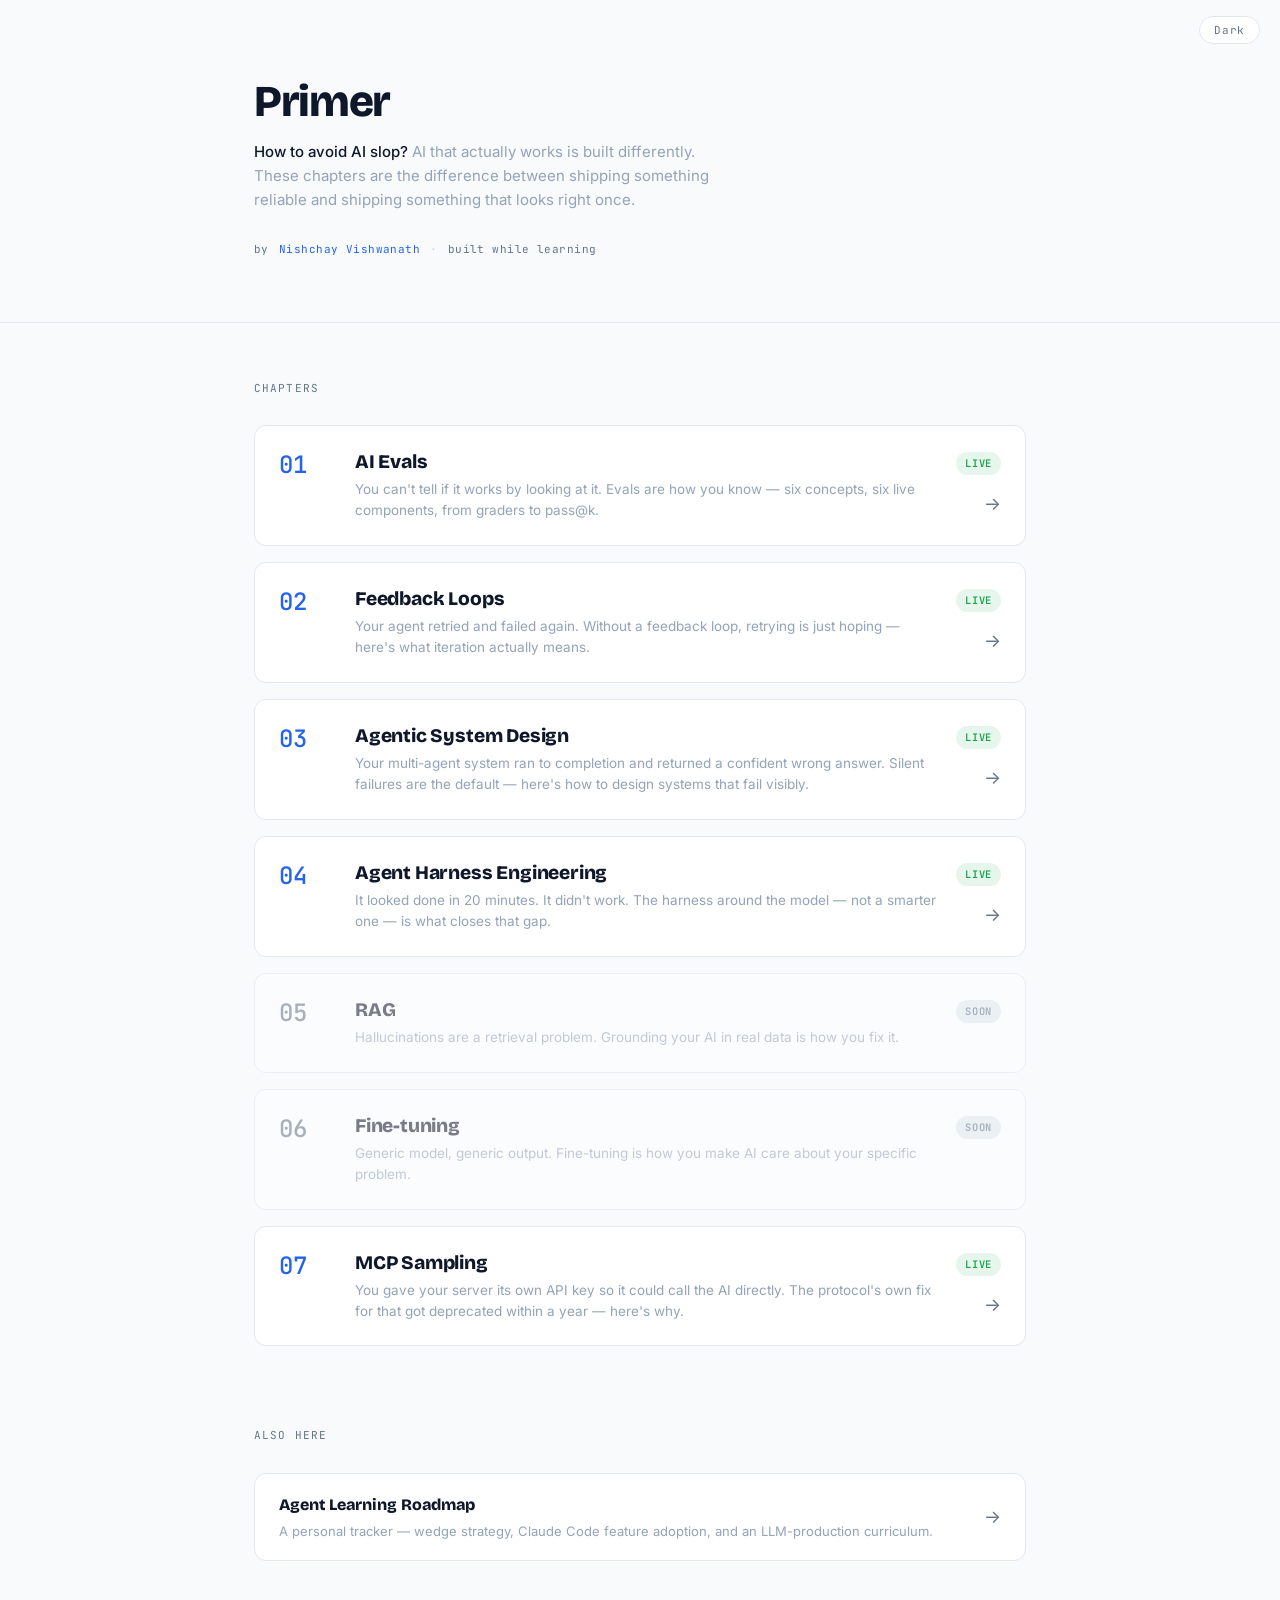
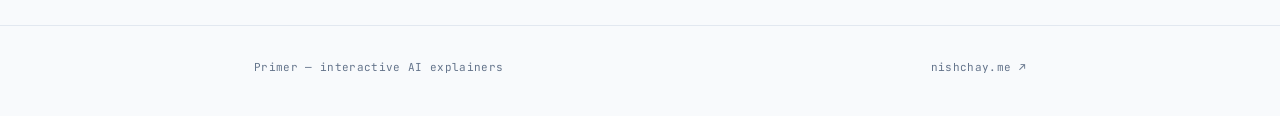
<file: index.html>
<!DOCTYPE html>
<html lang="en">
<head>
  <meta charset="UTF-8" />
  <meta name="viewport" content="width=device-width, initial-scale=1.0" />
  <title>Primer — How to avoid AI slop?</title>
  <meta name="description" content="AI that actually works is built differently. Interactive explainers on evals, agents, harness engineering, RAG, and fine-tuning — learn by doing, not by reading." />
  <link rel="preconnect" href="https://fonts.googleapis.com" />
  <link rel="preconnect" href="https://fonts.gstatic.com" crossorigin />
  <link href="https://fonts.googleapis.com/css2?family=Bricolage+Grotesque:opsz,wght@12..96,400;12..96,600;12..96,800&family=Inter:wght@400;500;600;700&family=JetBrains+Mono:wght@400;500&display=swap" rel="stylesheet" />
  <style>
    :root {
      --bg:        #0A0A0F;
      --surface:   #12121A;
      --surface-2: #1A1A24;
      --border:    #1E1E2E;
      --border-2:  #2A2A3E;
      --text:      #E2E8F0;
      --muted:     #64748B;
      --muted-2:   #94A3B8;
      --blue:      #4F8EF7;
      --teal:      #2DD4BF;
      --green:     #22C55E;
      --amber:     #F59E0B;
      --red:       #EF4444;
      --green-dim: rgba(34, 197, 94, 0.12);
      --blue-dim:  rgba(79, 142, 247, 0.10);
      --radius:    12px;
      --font-display: 'Bricolage Grotesque', system-ui, sans-serif;
      --font-mono:    'JetBrains Mono', monospace;
      --font-body:    'Inter', system-ui, sans-serif;
      --max-w: 820px;
    }

    [data-theme="light"] {
      --bg:        #F8FAFC;
      --surface:   #FFFFFF;
      --surface-2: #F1F5F9;
      --border:    #E2E8F0;
      --border-2:  #CBD5E1;
      --text:      #0F172A;
      --muted:     #64748B;
      --muted-2:   #94A3B8;
      --blue:      #2563EB;
      --teal:      #0D9488;
      --green:     #16A34A;
      --amber:     #D97706;
      --green-dim: rgba(22, 163, 74, 0.10);
      --blue-dim:  rgba(37, 99, 235, 0.08);
    }

    *, *::before, *::after { box-sizing: border-box; margin: 0; padding: 0; }

    body {
      background: var(--bg);
      color: var(--text);
      font-family: var(--font-body);
      font-size: 15px;
      line-height: 1.65;
      -webkit-font-smoothing: antialiased;
      transition: background 0.2s ease, color 0.2s ease;
      min-height: 100vh;
    }

    a { color: inherit; text-decoration: none; }

    .container {
      max-width: var(--max-w);
      margin: 0 auto;
      padding: 0 24px;
    }

    /* ── Theme toggle ── */
    .theme-toggle {
      position: fixed;
      top: 16px;
      right: 20px;
      z-index: 200;
      padding: 6px 14px;
      border-radius: 999px;
      border: 1px solid var(--border);
      background: var(--surface);
      color: var(--muted);
      font-family: var(--font-mono);
      font-size: 11px;
      letter-spacing: 0.06em;
      cursor: pointer;
      transition: color 0.15s ease, border-color 0.15s ease, background 0.2s ease;
    }
    .theme-toggle:hover { color: var(--text); border-color: var(--muted); }

    /* ── Header ── */
    .site-header {
      padding: 80px 0 64px;
      border-bottom: 1px solid var(--border);
    }

    .wordmark {
      font-family: var(--font-display);
      font-size: 2.75rem;
      font-weight: 800;
      letter-spacing: -0.03em;
      line-height: 1;
      color: var(--text);
      margin-bottom: 16px;
    }

    .tagline {
      font-size: 15px;
      color: var(--muted-2);
      max-width: 480px;
      line-height: 1.6;
    }

    .tagline strong {
      color: var(--text);
      font-weight: 500;
    }

    .by-line {
      margin-top: 28px;
      display: flex;
      align-items: center;
      gap: 10px;
      font-family: var(--font-mono);
      font-size: 11px;
      color: var(--muted);
      letter-spacing: 0.04em;
    }

    .by-line a {
      color: var(--blue);
    }
    .by-line a:hover { opacity: 0.8; }

    .by-sep { color: var(--border-2); }

    /* ── Chapter grid ── */
    .chapters-section {
      padding: 56px 0 80px;
    }

    .section-label {
      font-family: var(--font-mono);
      font-size: 11px;
      letter-spacing: 0.1em;
      text-transform: uppercase;
      color: var(--muted);
      margin-bottom: 28px;
    }

    .chapter-grid {
      display: grid;
      grid-template-columns: 1fr;
      gap: 16px;
    }

    /* ── Chapter card ── */
    .chapter-card {
      display: grid;
      grid-template-columns: 56px 1fr auto;
      align-items: start;
      gap: 20px;
      background: var(--surface);
      border: 1px solid var(--border);
      border-radius: var(--radius);
      padding: 24px;
      transition: border-color 0.15s ease, background 0.15s ease, transform 0.15s ease;
    }

    .chapter-card.live {
      cursor: pointer;
    }

    .chapter-card.live:hover {
      border-color: var(--border-2);
      background: var(--surface-2);
      transform: translateY(-1px);
    }

    .chapter-card.soon {
      opacity: 0.55;
    }

    .chapter-num {
      font-family: var(--font-mono);
      font-size: 1.5rem;
      font-weight: 500;
      color: var(--muted);
      line-height: 1;
      padding-top: 3px;
    }

    .chapter-card.live .chapter-num {
      color: var(--blue);
    }

    .chapter-body {
      display: flex;
      flex-direction: column;
      gap: 6px;
    }

    .chapter-title {
      font-family: var(--font-display);
      font-size: 1.2rem;
      font-weight: 800;
      letter-spacing: -0.01em;
      color: var(--text);
      line-height: 1.2;
    }

    .chapter-desc {
      font-size: 13.5px;
      color: var(--muted-2);
      line-height: 1.55;
    }

    .chapter-meta {
      display: flex;
      flex-direction: column;
      align-items: flex-end;
      gap: 10px;
      padding-top: 2px;
    }

    .badge {
      display: inline-flex;
      align-items: center;
      font-family: var(--font-mono);
      font-size: 0.65rem;
      font-weight: 600;
      letter-spacing: 0.07em;
      text-transform: uppercase;
      padding: 3px 9px;
      border-radius: 999px;
    }

    .badge-live {
      background: var(--green-dim);
      color: var(--green);
    }

    .badge-soon {
      background: var(--border);
      color: var(--muted);
    }

    .open-arrow {
      font-size: 18px;
      color: var(--muted);
      margin-top: 4px;
      transition: color 0.15s ease, transform 0.15s ease;
    }

    .chapter-card.live:hover .open-arrow {
      color: var(--blue);
      transform: translateX(2px);
    }

    /* ── Extras ── */
    .extras-section {
      padding: 0 0 64px;
    }

    .extra-link {
      display: flex;
      align-items: center;
      justify-content: space-between;
      gap: 16px;
      background: var(--surface);
      border: 1px solid var(--border);
      border-radius: var(--radius);
      padding: 18px 24px;
      transition: border-color 0.15s ease, background 0.15s ease;
    }
    .extra-link:hover {
      border-color: var(--border-2);
      background: var(--surface-2);
    }
    .extra-link-title {
      font-family: var(--font-display);
      font-weight: 800;
      font-size: 1rem;
      color: var(--text);
      margin-bottom: 4px;
    }
    .extra-link-desc {
      font-size: 13px;
      color: var(--muted-2);
      line-height: 1.5;
    }
    .extra-arrow {
      font-size: 18px;
      color: var(--muted);
      flex-shrink: 0;
      transition: color 0.15s ease, transform 0.15s ease;
    }
    .extra-link:hover .extra-arrow { color: var(--blue); transform: translateX(2px); }

    /* ── Footer ── */
    .site-footer {
      border-top: 1px solid var(--border);
      padding: 32px 0 40px;
    }

    .footer-inner {
      display: flex;
      align-items: center;
      justify-content: space-between;
      gap: 16px;
      flex-wrap: wrap;
      font-family: var(--font-mono);
      font-size: 11px;
      color: var(--muted);
      letter-spacing: 0.03em;
    }

    .footer-inner a { color: var(--muted); }
    .footer-inner a:hover { color: var(--text); }
  </style>
</head>
<body>

  <button class="theme-toggle" id="theme-toggle">Light</button>

  <!-- ── Header ── -->
  <header class="site-header">
    <div class="container">
      <div class="wordmark">Primer</div>
      <p class="tagline">
        <strong>How to avoid AI slop?</strong> AI that actually works is built differently.
        These chapters are the difference between shipping something reliable and shipping
        something that looks right once.
      </p>
      <div class="by-line">
        <span>by</span>
        <a href="https://nishchay.me" target="_blank" rel="noopener">Nishchay Vishwanath</a>
        <span class="by-sep">·</span>
        <span>built while learning</span>
      </div>
    </div>
  </header>

  <!-- ── Chapter list ── -->
  <main class="chapters-section">
    <div class="container">
      <div class="section-label">Chapters</div>

      <div class="chapter-grid">

        <!-- 01 — Live -->
        <a class="chapter-card live" href="chapters/01-evals/">
          <div class="chapter-num">01</div>
          <div class="chapter-body">
            <div class="chapter-title">AI Evals</div>
            <div class="chapter-desc">
              You can't tell if it works by looking at it. Evals are how you know —
              six concepts, six live components, from graders to pass@k.
            </div>
          </div>
          <div class="chapter-meta">
            <span class="badge badge-live">Live</span>
            <span class="open-arrow">→</span>
          </div>
        </a>

        <!-- 02 — Live -->
        <a class="chapter-card live" href="chapters/02-agentic-loops/">
          <div class="chapter-num">02</div>
          <div class="chapter-body">
            <div class="chapter-title">Feedback Loops</div>
            <div class="chapter-desc">
              Your agent retried and failed again. Without a feedback loop, retrying is just hoping — here's what iteration actually means.
            </div>
          </div>
          <div class="chapter-meta">
            <span class="badge badge-live">Live</span>
            <span class="open-arrow">→</span>
          </div>
        </a>

        <!-- 03 — Live -->
        <a class="chapter-card live" href="chapters/03-agentic-systems/">
          <div class="chapter-num">03</div>
          <div class="chapter-body">
            <div class="chapter-title">Agentic System Design</div>
            <div class="chapter-desc">
              Your multi-agent system ran to completion and returned a confident wrong answer. Silent failures are the default — here's how to design systems that fail visibly.
            </div>
          </div>
          <div class="chapter-meta">
            <span class="badge badge-live">Live</span>
            <span class="open-arrow">→</span>
          </div>
        </a>

        <!-- 04 — Live -->
        <a class="chapter-card live" href="chapters/04-harness-engineering/">
          <div class="chapter-num">04</div>
          <div class="chapter-body">
            <div class="chapter-title">Agent Harness Engineering</div>
            <div class="chapter-desc">
              It looked done in 20 minutes. It didn't work. The harness around the model — not a smarter one — is what closes that gap.
            </div>
          </div>
          <div class="chapter-meta">
            <span class="badge badge-live">Live</span>
            <span class="open-arrow">→</span>
          </div>
        </a>

        <!-- 05 — Coming soon -->
        <div class="chapter-card soon">
          <div class="chapter-num">05</div>
          <div class="chapter-body">
            <div class="chapter-title">RAG</div>
            <div class="chapter-desc">
              Hallucinations are a retrieval problem. Grounding your AI in real data is how you fix it.
            </div>
          </div>
          <div class="chapter-meta">
            <span class="badge badge-soon">Soon</span>
          </div>
        </div>

        <!-- 06 — Coming soon -->
        <div class="chapter-card soon">
          <div class="chapter-num">06</div>
          <div class="chapter-body">
            <div class="chapter-title">Fine-tuning</div>
            <div class="chapter-desc">
              Generic model, generic output. Fine-tuning is how you make AI care about your specific problem.
            </div>
          </div>
          <div class="chapter-meta">
            <span class="badge badge-soon">Soon</span>
          </div>
        </div>

        <!-- 07 — Live -->
        <a class="chapter-card live" href="chapters/07-mcp-sampling/">
          <div class="chapter-num">07</div>
          <div class="chapter-body">
            <div class="chapter-title">MCP Sampling</div>
            <div class="chapter-desc">
              You gave your server its own API key so it could call the AI directly. The protocol's own fix for that got deprecated within a year — here's why.
            </div>
          </div>
          <div class="chapter-meta">
            <span class="badge badge-live">Live</span>
            <span class="open-arrow">→</span>
          </div>
        </a>

      </div>
    </div>
  </main>

  <!-- ── Personal / extras ── -->
  <section class="extras-section">
    <div class="container">
      <div class="section-label">Also here</div>
      <a class="extra-link" href="roadmap/">
        <div class="extra-link-body">
          <div class="extra-link-title">Agent Learning Roadmap</div>
          <div class="extra-link-desc">
            A personal tracker — wedge strategy, Claude Code feature adoption, and an LLM-production curriculum.
          </div>
        </div>
        <span class="extra-arrow">→</span>
      </a>
    </div>
  </section>

  <!-- ── Footer ── -->
  <footer class="site-footer">
    <div class="container">
      <div class="footer-inner">
        <span>Primer — interactive AI explainers</span>
        <a href="https://nishchay.me" target="_blank" rel="noopener">nishchay.me ↗</a>
      </div>
    </div>
  </footer>

  <script>
    (function () {
      const btn = document.getElementById('theme-toggle');
      const apply = function (light) {
        document.documentElement.dataset.theme = light ? 'light' : '';
        btn.textContent = light ? 'Dark' : 'Light';
      };
      apply(localStorage.getItem('nish-theme') !== 'dark');
      btn.addEventListener('click', function () {
        const goLight = document.documentElement.dataset.theme !== 'light';
        apply(goLight);
        localStorage.setItem('nish-theme', goLight ? 'light' : 'dark');
      });
    })();
  </script>

</body>
</html>
</file>
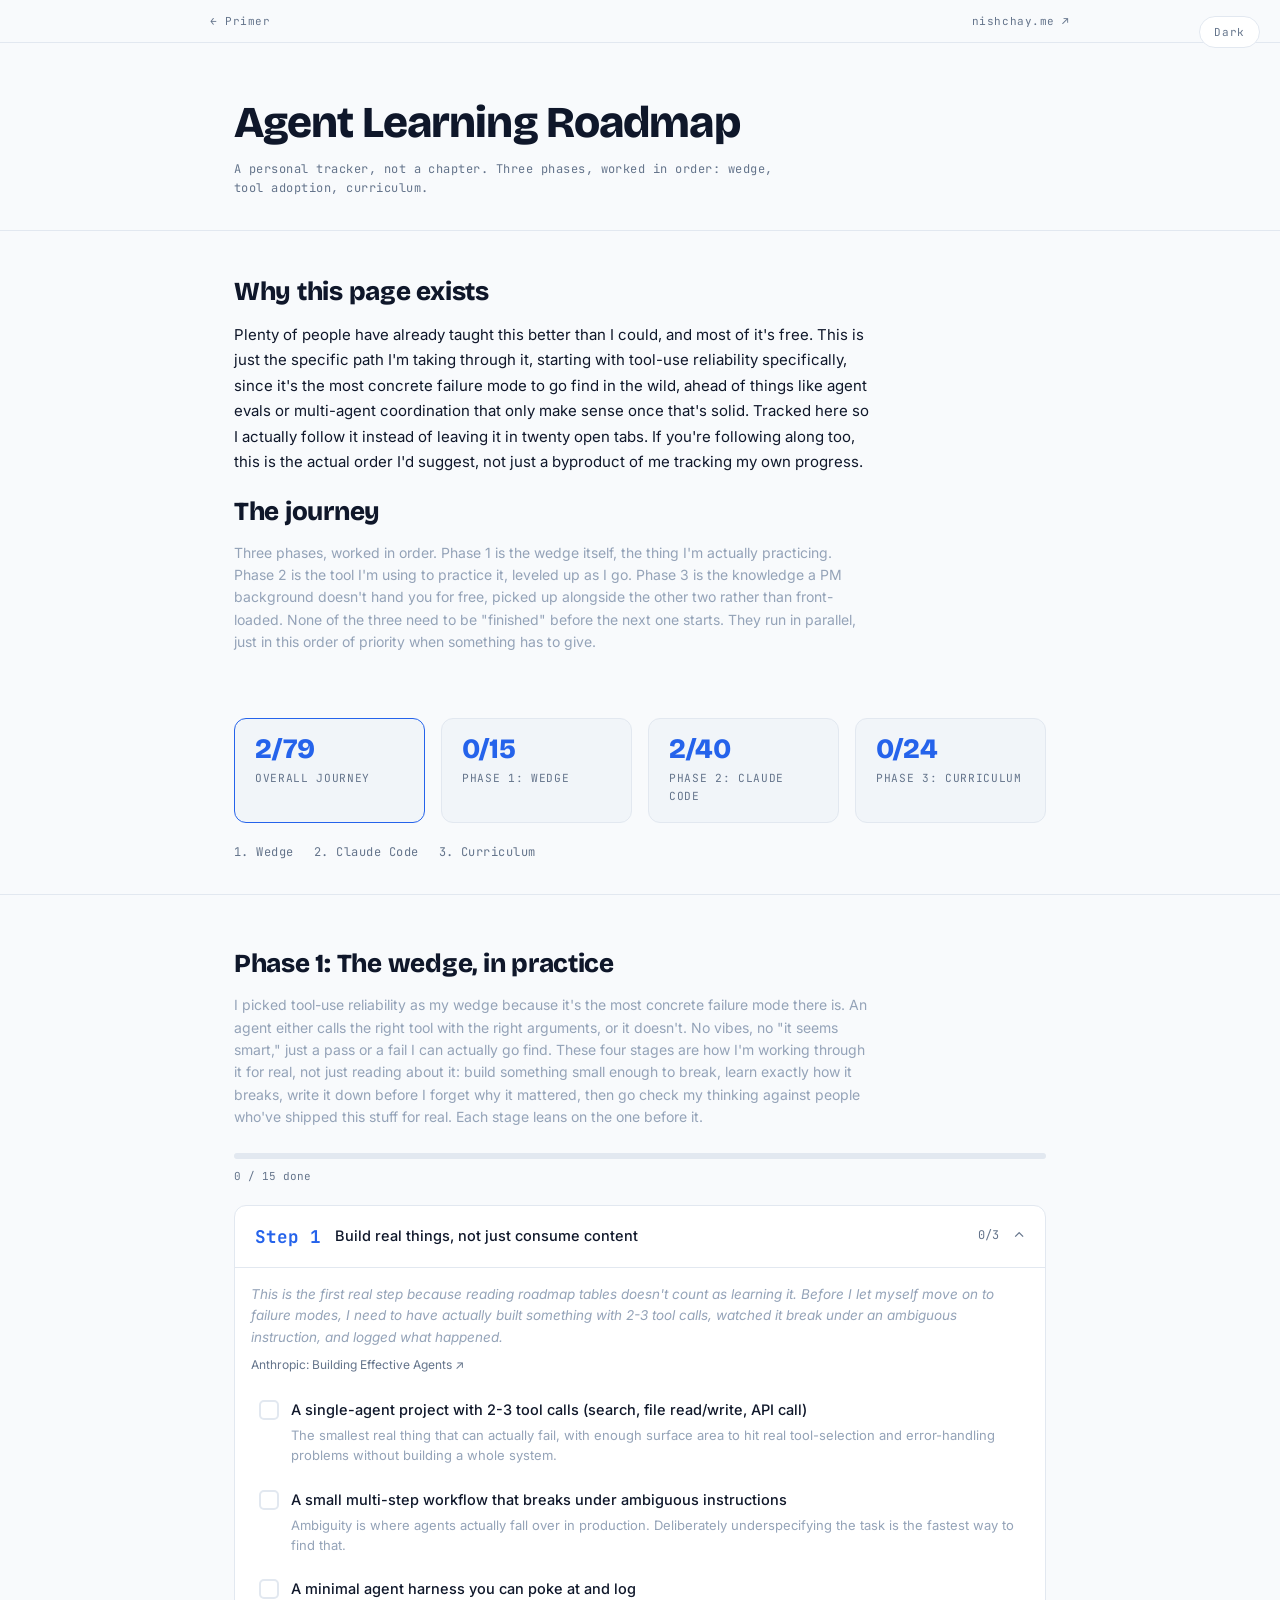
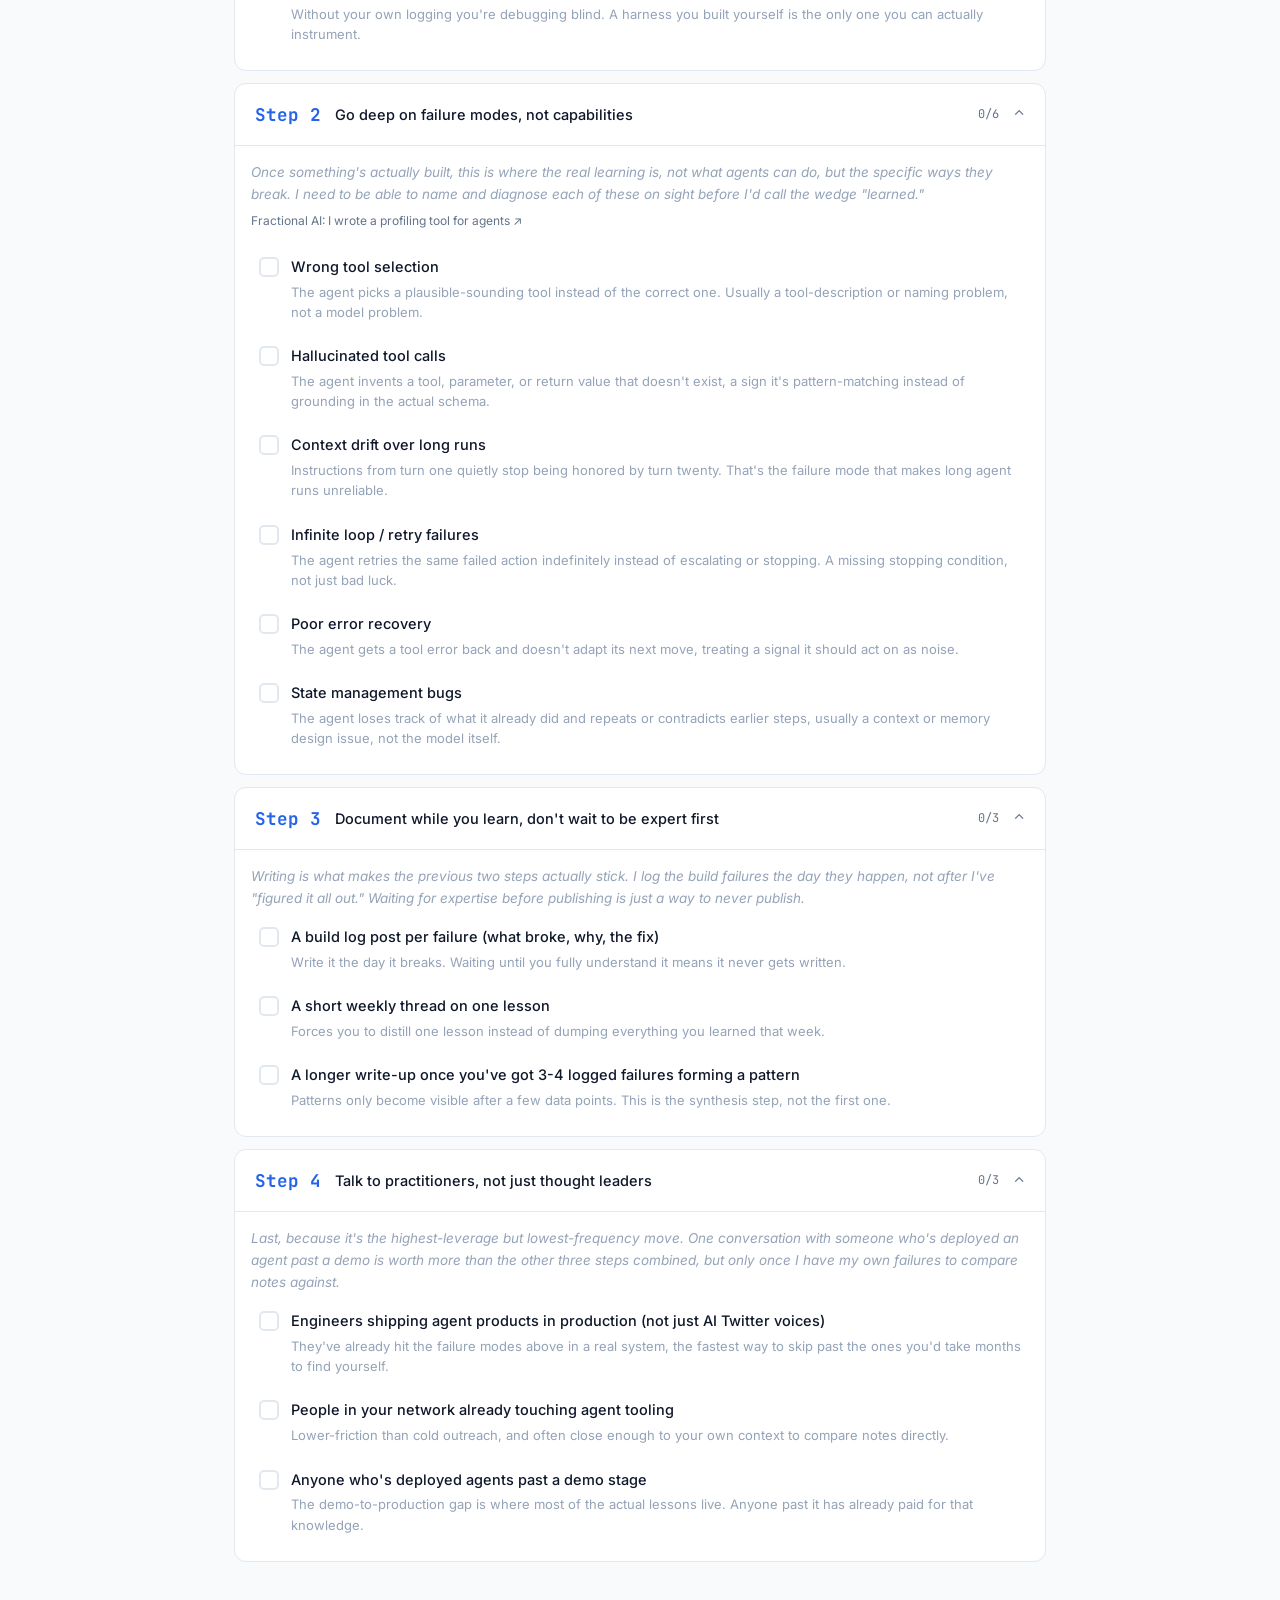
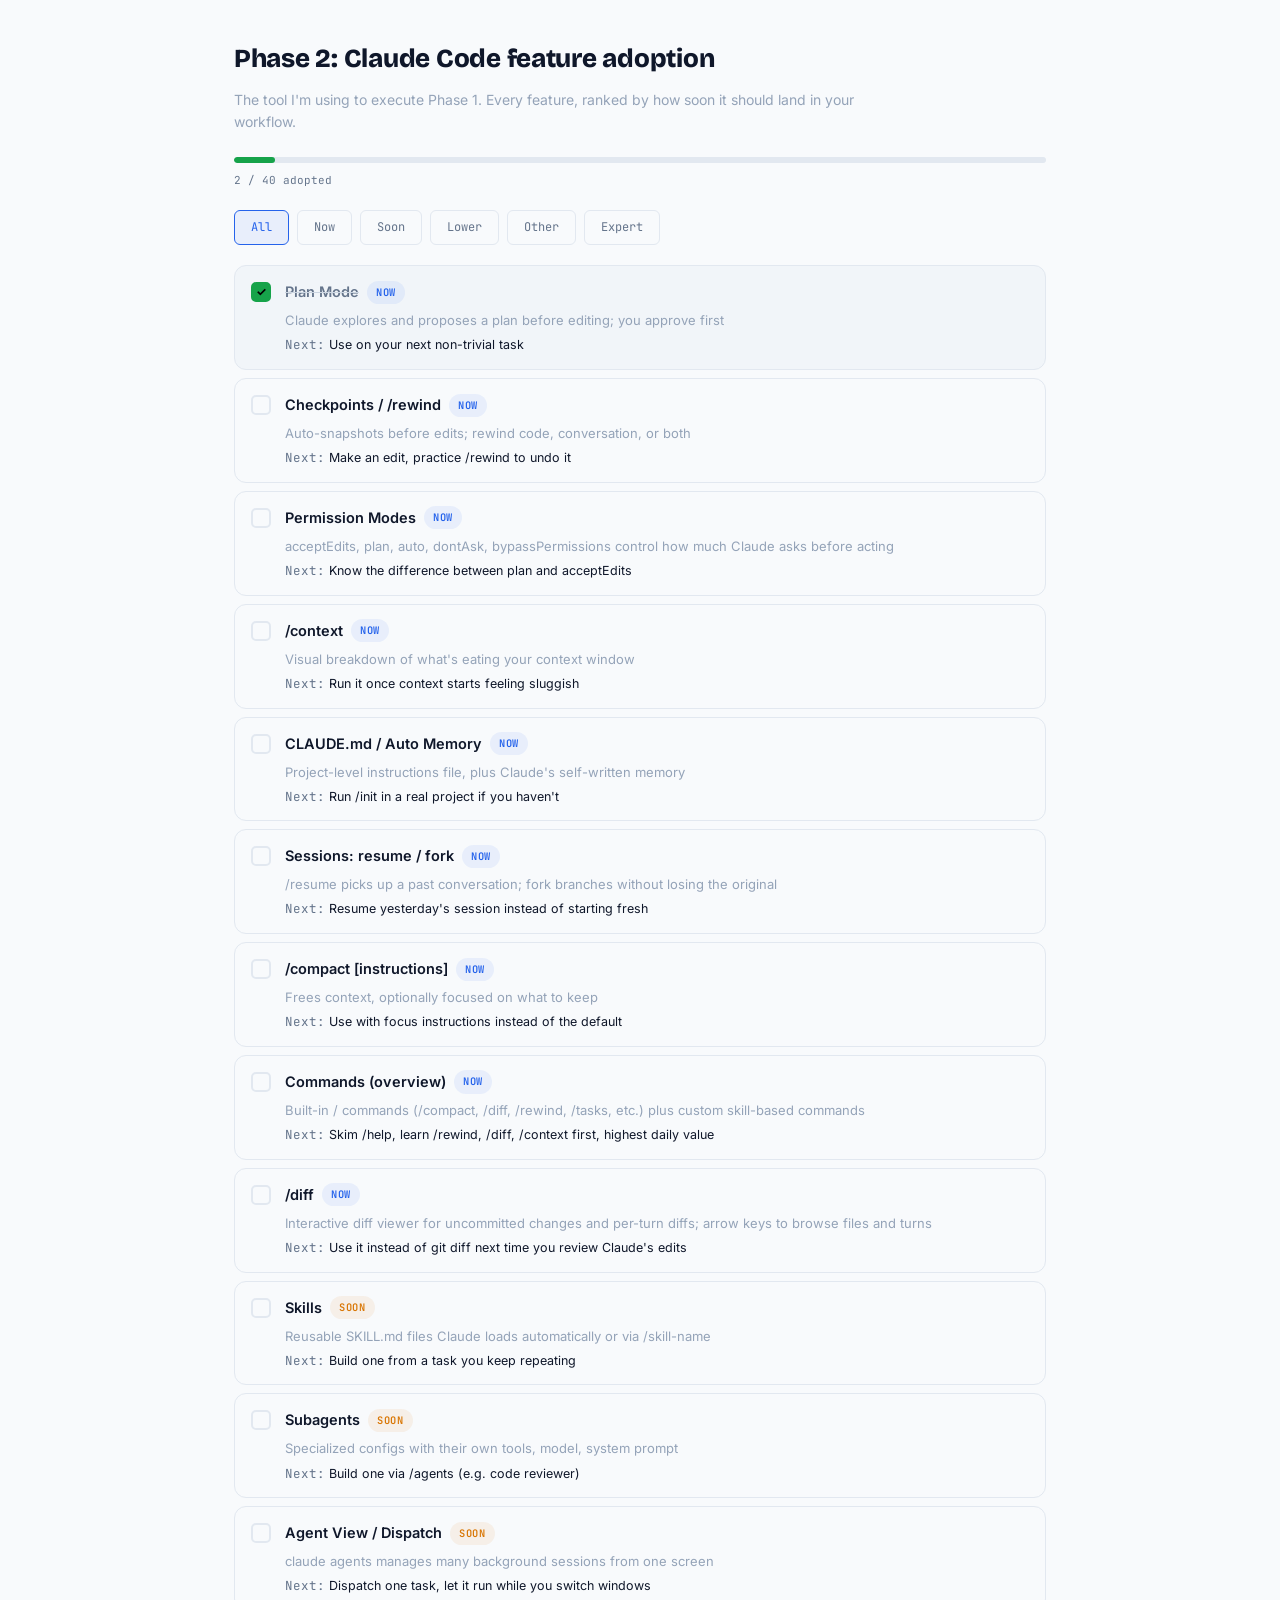
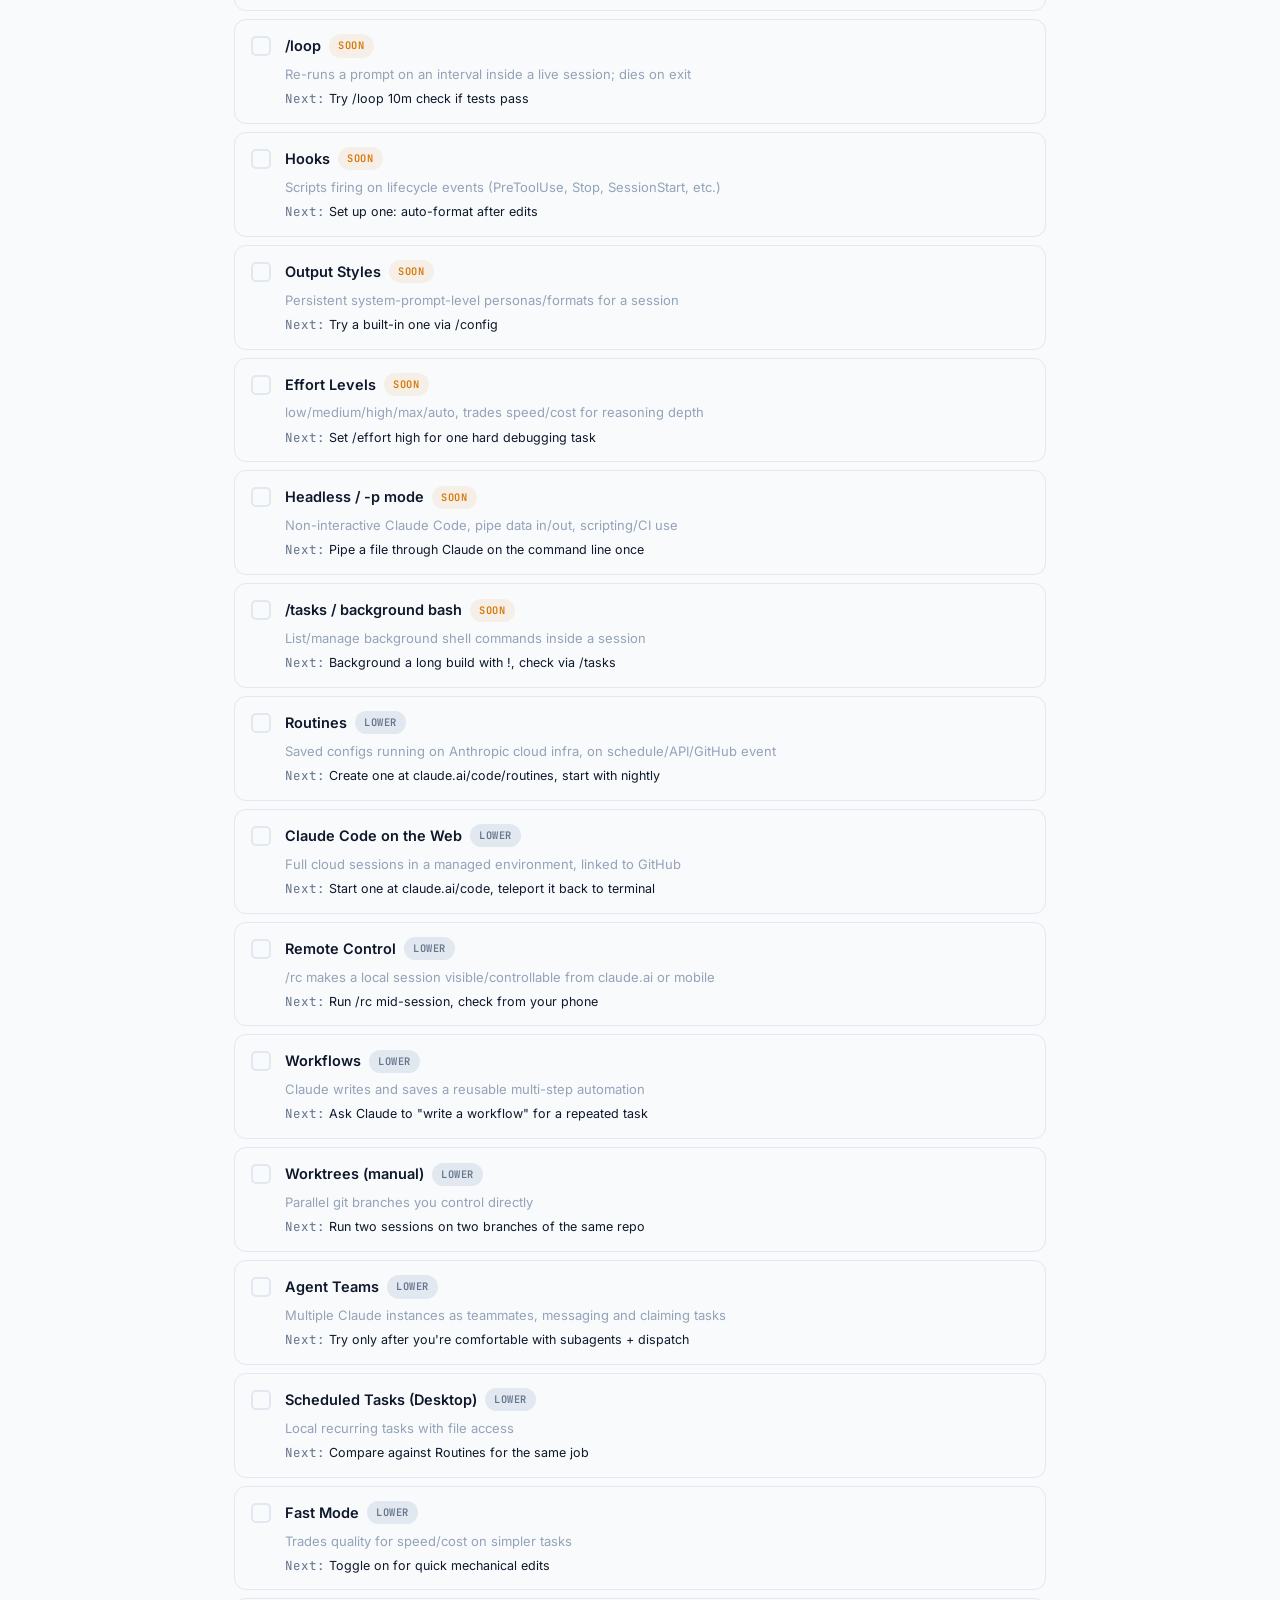
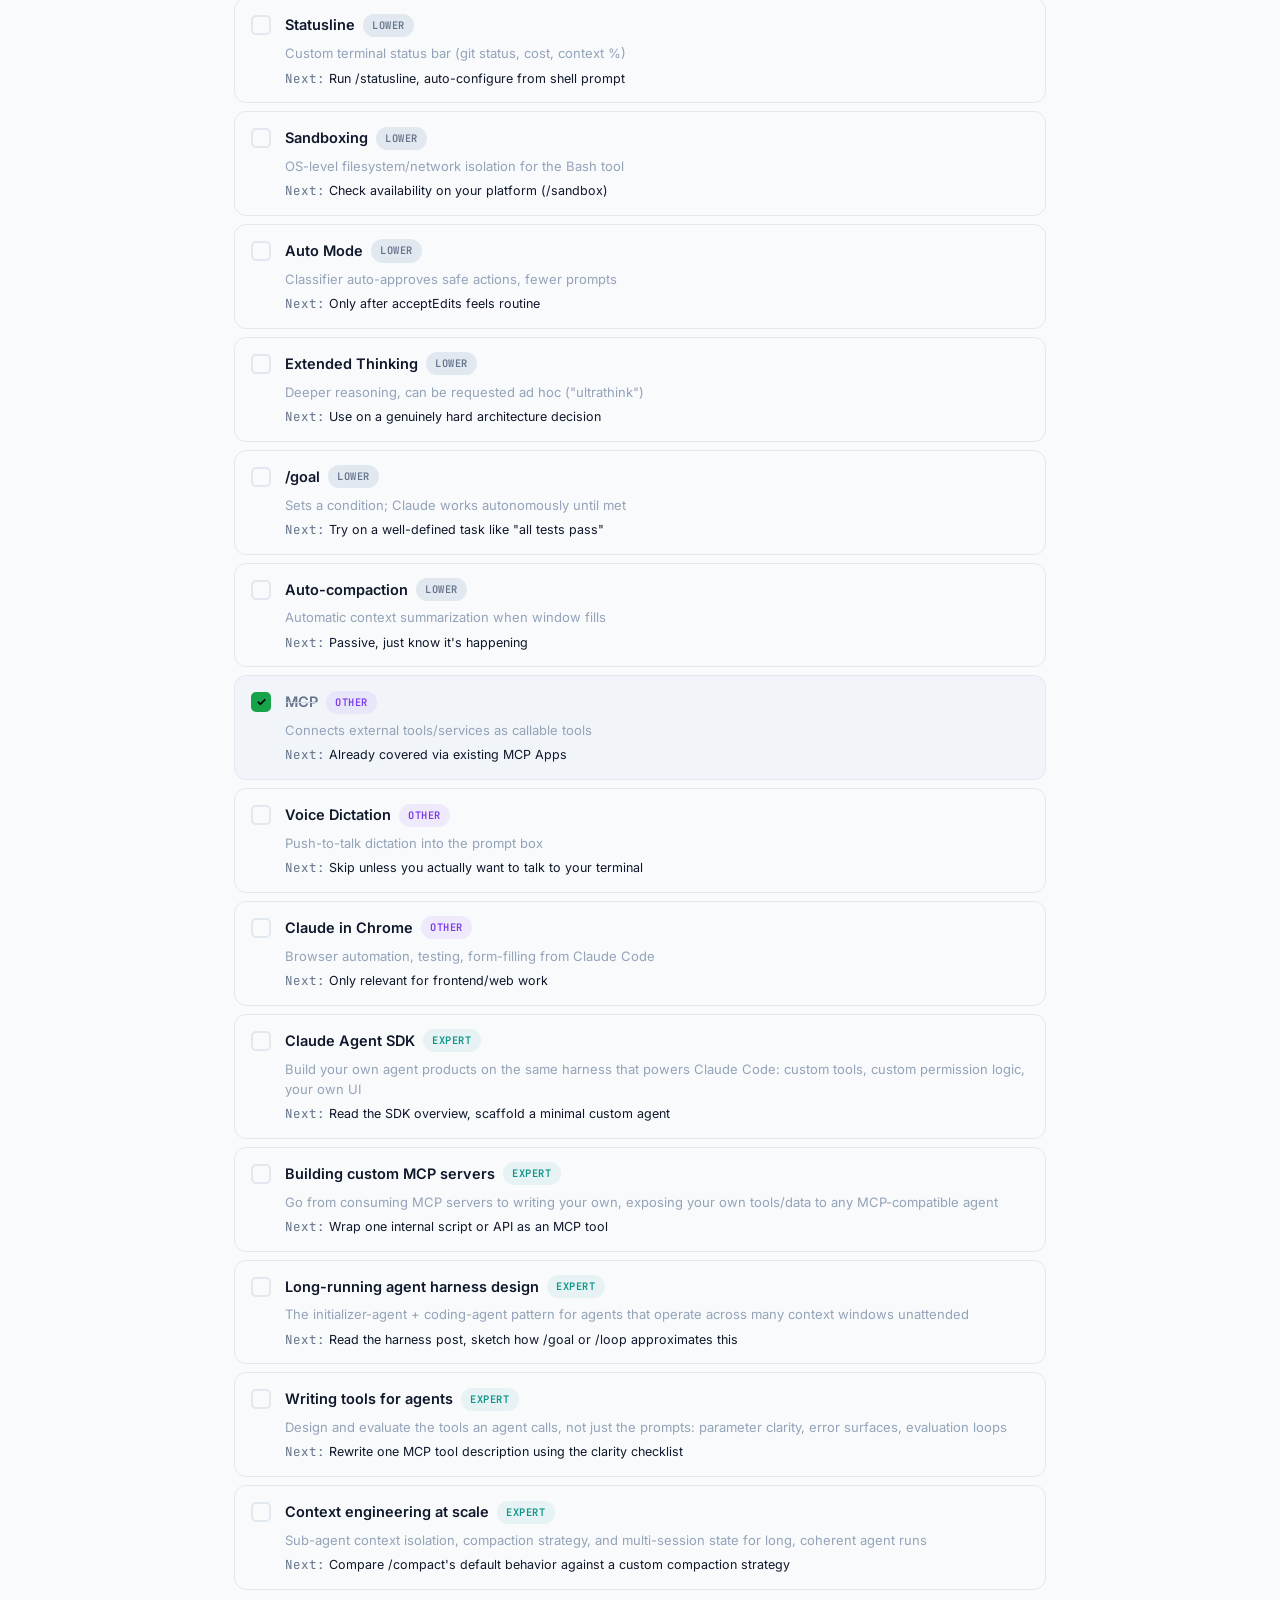
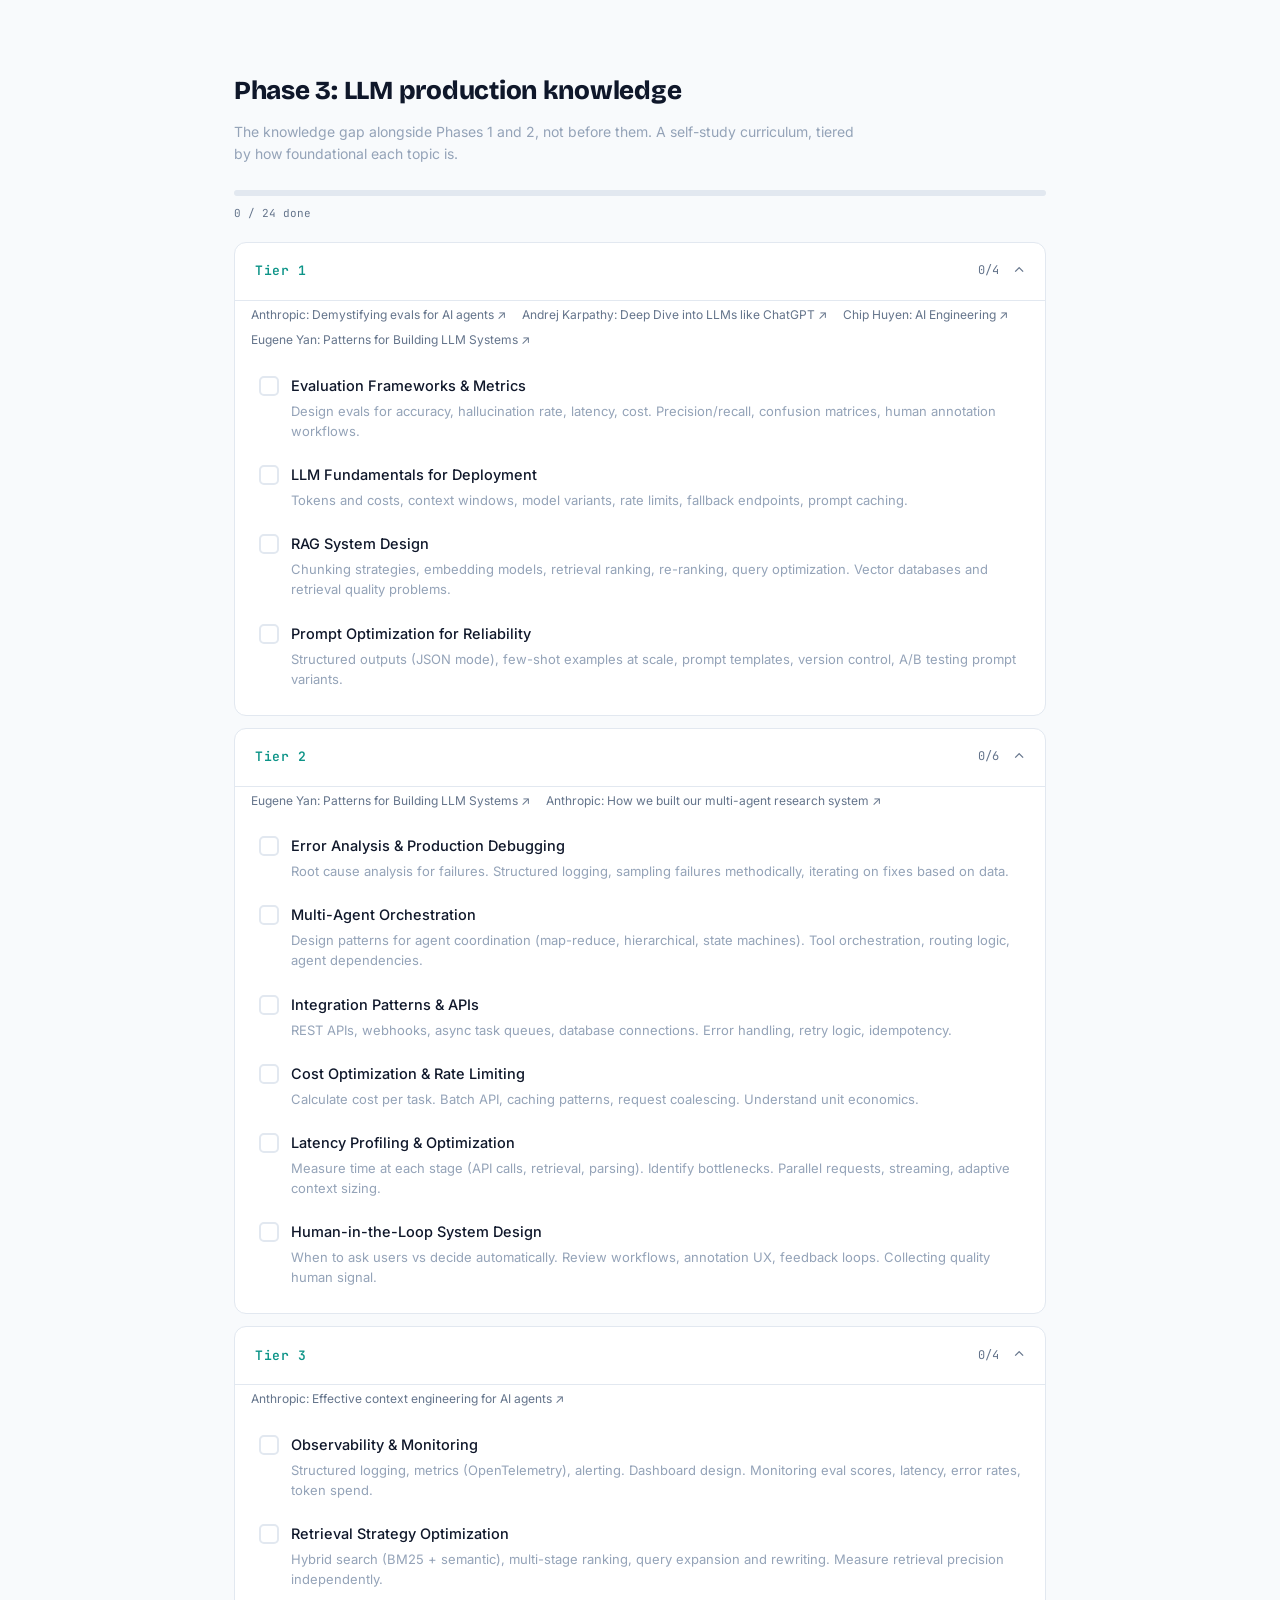
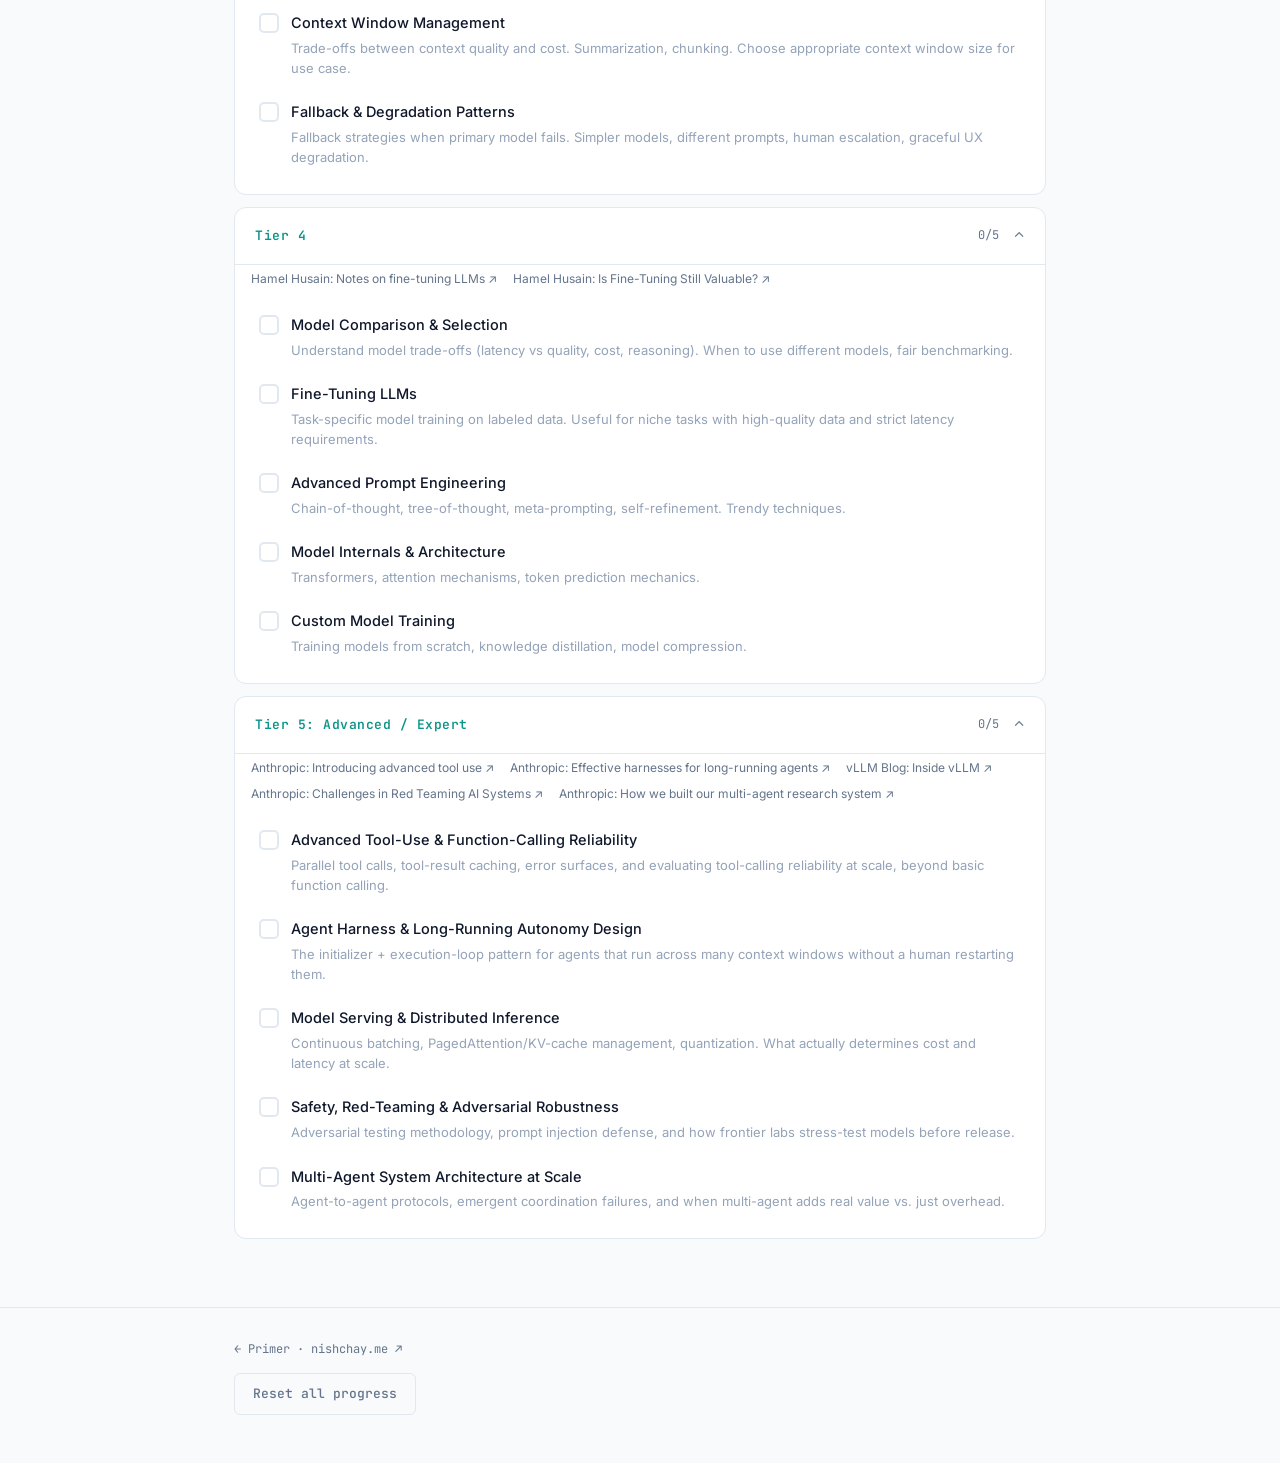
<file: roadmap/index.html>
<!DOCTYPE html>
<html lang="en">
<head>
  <meta charset="UTF-8" />
  <meta name="viewport" content="width=device-width, initial-scale=1.0" />
  <title>Agent Learning Roadmap · Primer</title>
  <meta name="description" content="A personal tracker for going deep on AI agents: a learning wedge, a Claude Code feature adoption checklist, and an LLM-production curriculum. Checkboxes persist across visits." />

  <link rel="preconnect" href="https://fonts.googleapis.com" />
  <link rel="preconnect" href="https://fonts.gstatic.com" crossorigin />
  <link href="https://fonts.googleapis.com/css2?family=Bricolage+Grotesque:opsz,wght@12..96,400;12..96,800&family=Inter:wght@400;500&family=JetBrains+Mono:wght@400;500&display=swap" rel="stylesheet" />

  <link rel="stylesheet" href="style.css" />
</head>
<body>

  <button class="theme-toggle" id="theme-toggle">Light</button>

  <nav class="top-nav">
    <div class="container top-nav-inner">
      <a href="../">← Primer</a>
      <a href="https://nishchay.me" target="_blank" rel="noopener">nishchay.me ↗</a>
    </div>
  </nav>

  <!-- ═══════════════════════════════════════════════
       HEADER
  ════════════════════════════════════════════════ -->
  <header class="site-header">
    <div class="container">
      <h1 class="site-title">Agent Learning Roadmap</h1>
      <p class="site-attribution">
        A personal tracker, not a chapter. Three phases, worked in order: wedge, tool adoption, curriculum.
      </p>
    </div>
  </header>

  <!-- ═══════════════════════════════════════════════
       WHY THIS PAGE EXISTS
  ════════════════════════════════════════════════ -->
  <section class="why-section">
    <div class="container">
      <h2 class="roadmap-h2">Why this page exists</h2>
      <div class="why-body">
        <p>Plenty of people have already taught this better than I could, and most of it's free. This is just the specific path I'm taking through it, starting with tool-use reliability specifically, since it's the most concrete failure mode to go find in the wild, ahead of things like agent evals or multi-agent coordination that only make sense once that's solid. Tracked here so I actually follow it instead of leaving it in twenty open tabs. If you're following along too, this is the actual order I'd suggest, not just a byproduct of me tracking my own progress.</p>
      </div>
    </div>
  </section>

  <!-- ═══════════════════════════════════════════════
       THE JOURNEY (overview / how to use this)
  ════════════════════════════════════════════════ -->
  <section class="journey-section">
    <div class="container">
      <h2 class="roadmap-h2">The journey</h2>
      <p class="roadmap-intro">
        Three phases, worked in order. Phase 1 is the wedge itself, the thing I'm actually practicing. Phase 2 is the tool I'm using to practice it, leveled up as I go. Phase 3 is the knowledge a PM background doesn't hand you for free, picked up alongside the other two rather than front-loaded. None of the three need to be "finished" before the next one starts. They run in parallel, just in this order of priority when something has to give.
      </p>
    </div>
  </section>

  <!-- ═══════════════════════════════════════════════
       PROGRESS DASHBOARD
  ════════════════════════════════════════════════ -->
  <section class="dash-section">
    <div class="container">
      <div class="stat-row">
        <div class="stat-item stat-item-overall">
          <div class="stat-value" id="stat-overall">0/0</div>
          <div class="stat-label">Overall journey</div>
        </div>
        <div class="stat-item">
          <div class="stat-value" id="stat-wedge">0/0</div>
          <div class="stat-label">Phase 1: Wedge</div>
        </div>
        <div class="stat-item">
          <div class="stat-value" id="stat-features">0/0</div>
          <div class="stat-label">Phase 2: Claude Code</div>
        </div>
        <div class="stat-item">
          <div class="stat-value" id="stat-curriculum">0/0</div>
          <div class="stat-label">Phase 3: Curriculum</div>
        </div>
      </div>
      <div class="subnav">
        <a href="#wedge">1. Wedge</a>
        <a href="#features">2. Claude Code</a>
        <a href="#curriculum">3. Curriculum</a>
      </div>
    </div>
  </section>

  <!-- ═══════════════════════════════════════════════
       MAIN CONTENT
  ════════════════════════════════════════════════ -->
  <main class="main-content">

    <!-- ─── Section A: Pick a wedge ─── -->
    <section class="roadmap-section" id="wedge">
      <div class="container">
        <h2 class="roadmap-h2">Phase 1: The wedge, in practice</h2>
        <p class="roadmap-intro">
          I picked tool-use reliability as my wedge because it's the most concrete failure mode there is. An agent either calls the right tool with the right arguments, or it doesn't. No vibes, no "it seems smart," just a pass or a fail I can actually go find. These four stages are how I'm working through it for real, not just reading about it: build something small enough to break, learn exactly how it breaks, write it down before I forget why it mattered, then go check my thinking against people who've shipped this stuff for real. Each stage leans on the one before it.
        </p>
        <div class="progress-bar-track">
          <div class="progress-bar-fill" id="wedge-progress-fill"></div>
        </div>
        <div class="progress-bar-label" id="wedge-progress-label">0 / 0 done</div>
        <div id="wedge-list"><!-- injected by app.js --></div>
      </div>
    </section>

    <!-- ─── Section B: Claude Code feature adoption tracker ─── -->
    <section class="roadmap-section" id="features">
      <div class="container">
        <h2 class="roadmap-h2">Phase 2: Claude Code feature adoption</h2>
        <p class="roadmap-intro">
          The tool I'm using to execute Phase 1. Every feature, ranked by how soon it should land in your workflow.
        </p>
        <div class="progress-bar-track">
          <div class="progress-bar-fill" id="feat-progress-fill"></div>
        </div>
        <div class="progress-bar-label" id="feat-progress-label">0 / 0 adopted</div>
        <div class="filter-bar" id="feat-filter-bar">
          <button class="toggle-btn active" data-filter="all" type="button">All</button>
          <button class="toggle-btn" data-filter="now" type="button">Now</button>
          <button class="toggle-btn" data-filter="soon" type="button">Soon</button>
          <button class="toggle-btn" data-filter="lower" type="button">Lower</button>
          <button class="toggle-btn" data-filter="other" type="button">Other</button>
          <button class="toggle-btn" data-filter="expert" type="button">Expert</button>
        </div>
        <div id="feat-resource-links"><!-- injected by app.js --></div>
        <div class="feat-list" id="feat-list"><!-- injected by app.js --></div>
      </div>
    </section>

    <!-- ─── Section C: LLM production knowledge ─── -->
    <section class="roadmap-section" id="curriculum">
      <div class="container">
        <h2 class="roadmap-h2">Phase 3: LLM production knowledge</h2>
        <p class="roadmap-intro">
          The knowledge gap alongside Phases 1 and 2, not before them. A self-study curriculum, tiered by how foundational each topic is.
        </p>
        <div class="progress-bar-track">
          <div class="progress-bar-fill" id="curriculum-progress-fill"></div>
        </div>
        <div class="progress-bar-label" id="curriculum-progress-label">0 / 0 done</div>
        <div id="curriculum-list"><!-- injected by app.js --></div>
      </div>
    </section>

  </main>

  <!-- ═══════════════════════════════════════════════
       FOOTER
  ════════════════════════════════════════════════ -->
  <footer class="site-footer">
    <div class="container">
      <p>
        <a href="../">← Primer</a>
        ·
        <a href="https://nishchay.me" target="_blank" rel="noopener">nishchay.me ↗</a>
      </p>
      <p>
        <button class="btn btn-ghost" id="reset-btn" type="button">Reset all progress</button>
      </p>
    </div>
  </footer>

  <script src="app.js"></script>
  <script>
    (function () {
      const btn = document.getElementById('theme-toggle');
      const apply = function (light) {
        document.documentElement.dataset.theme = light ? 'light' : '';
        btn.textContent = light ? 'Dark' : 'Light';
      };
      apply(localStorage.getItem('nish-theme') !== 'dark');
      btn.addEventListener('click', function () {
        const goLight = document.documentElement.dataset.theme !== 'light';
        apply(goLight);
        localStorage.setItem('nish-theme', goLight ? 'light' : 'dark');
      });
    })();
  </script>
</body>
</html>
</file>
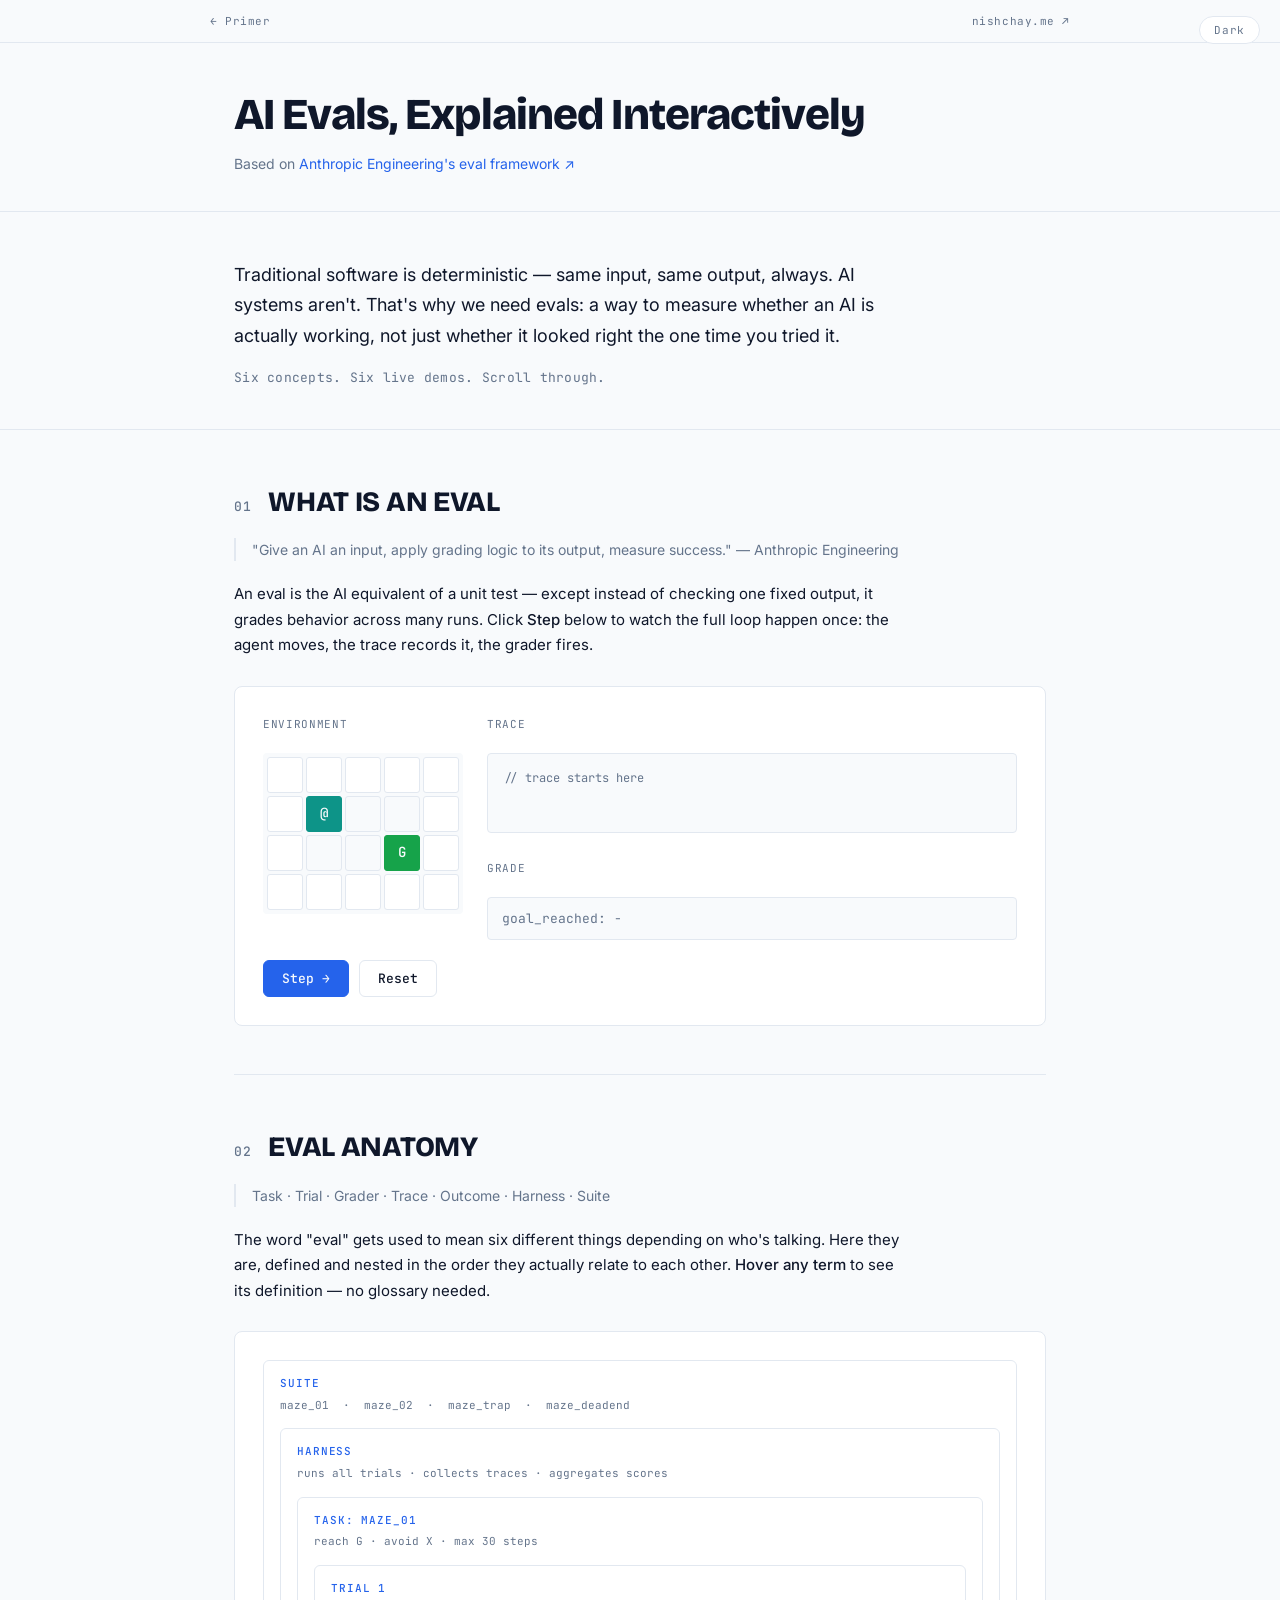
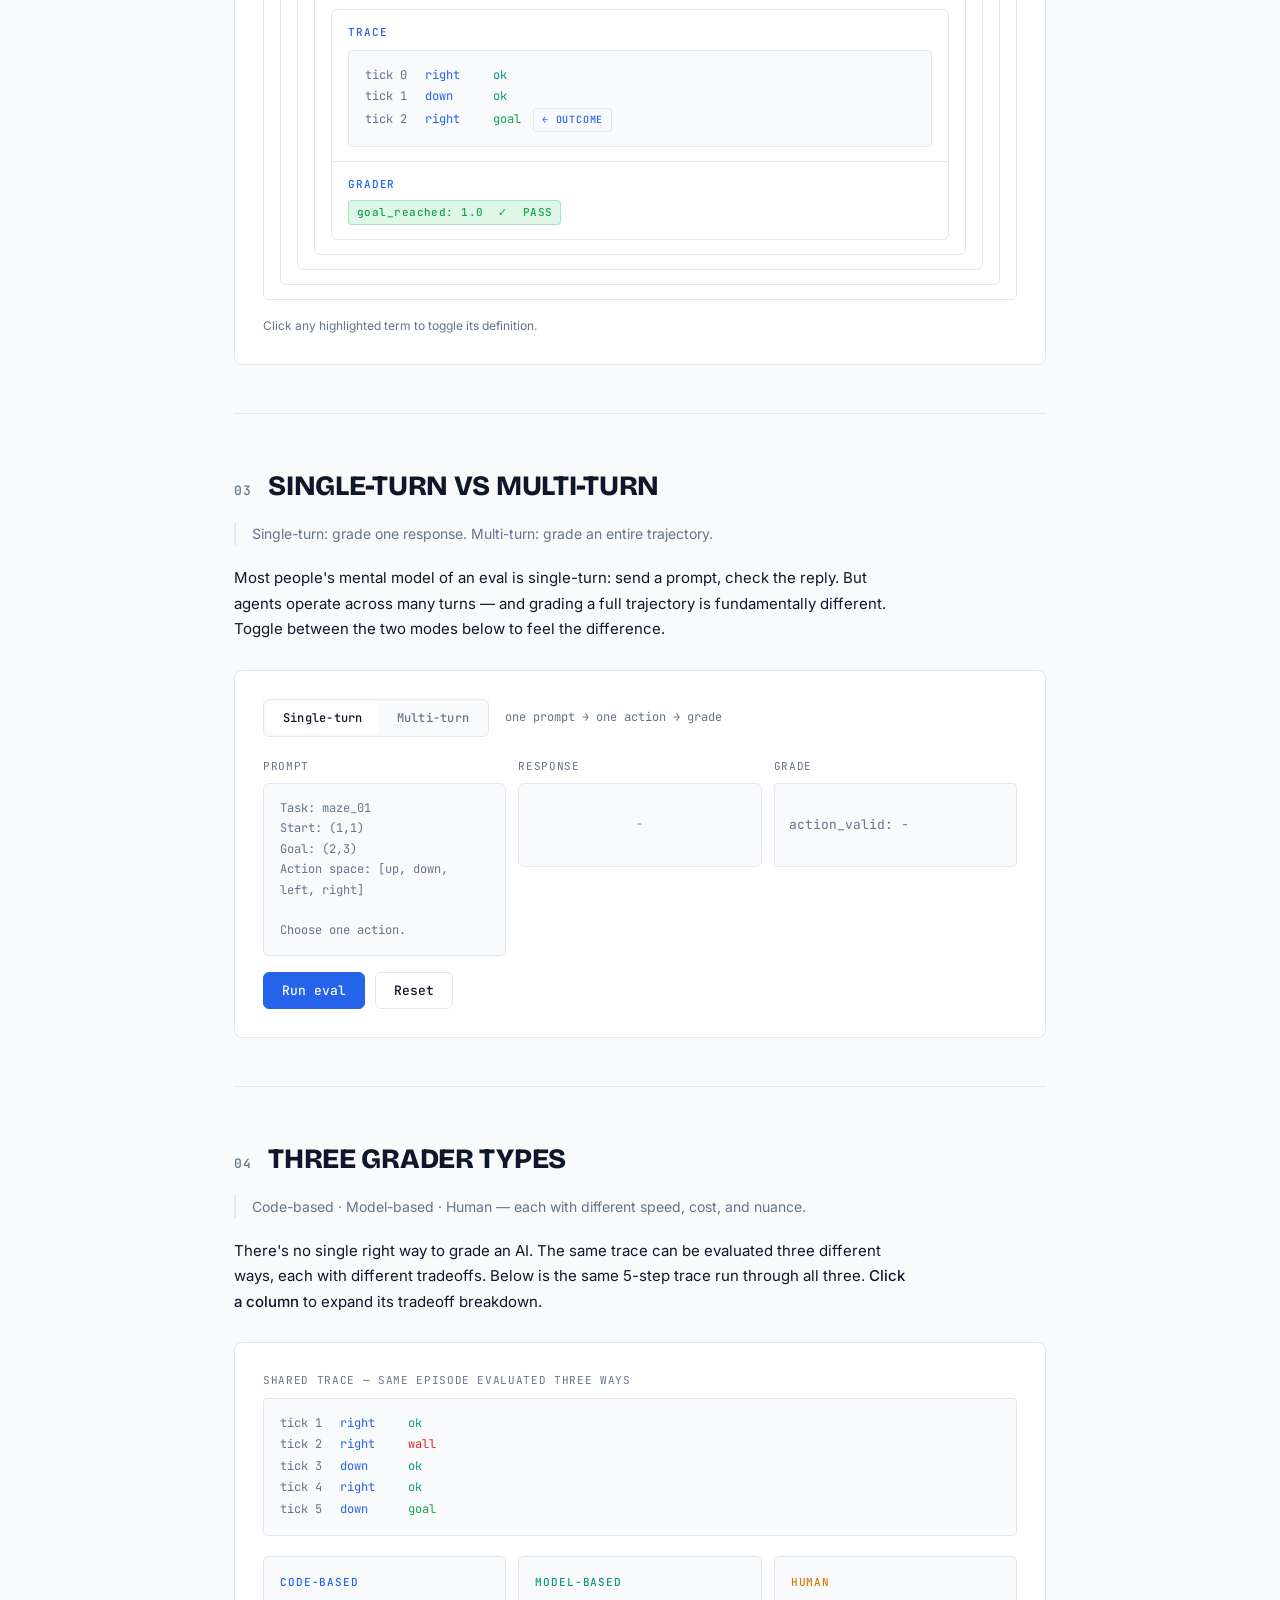
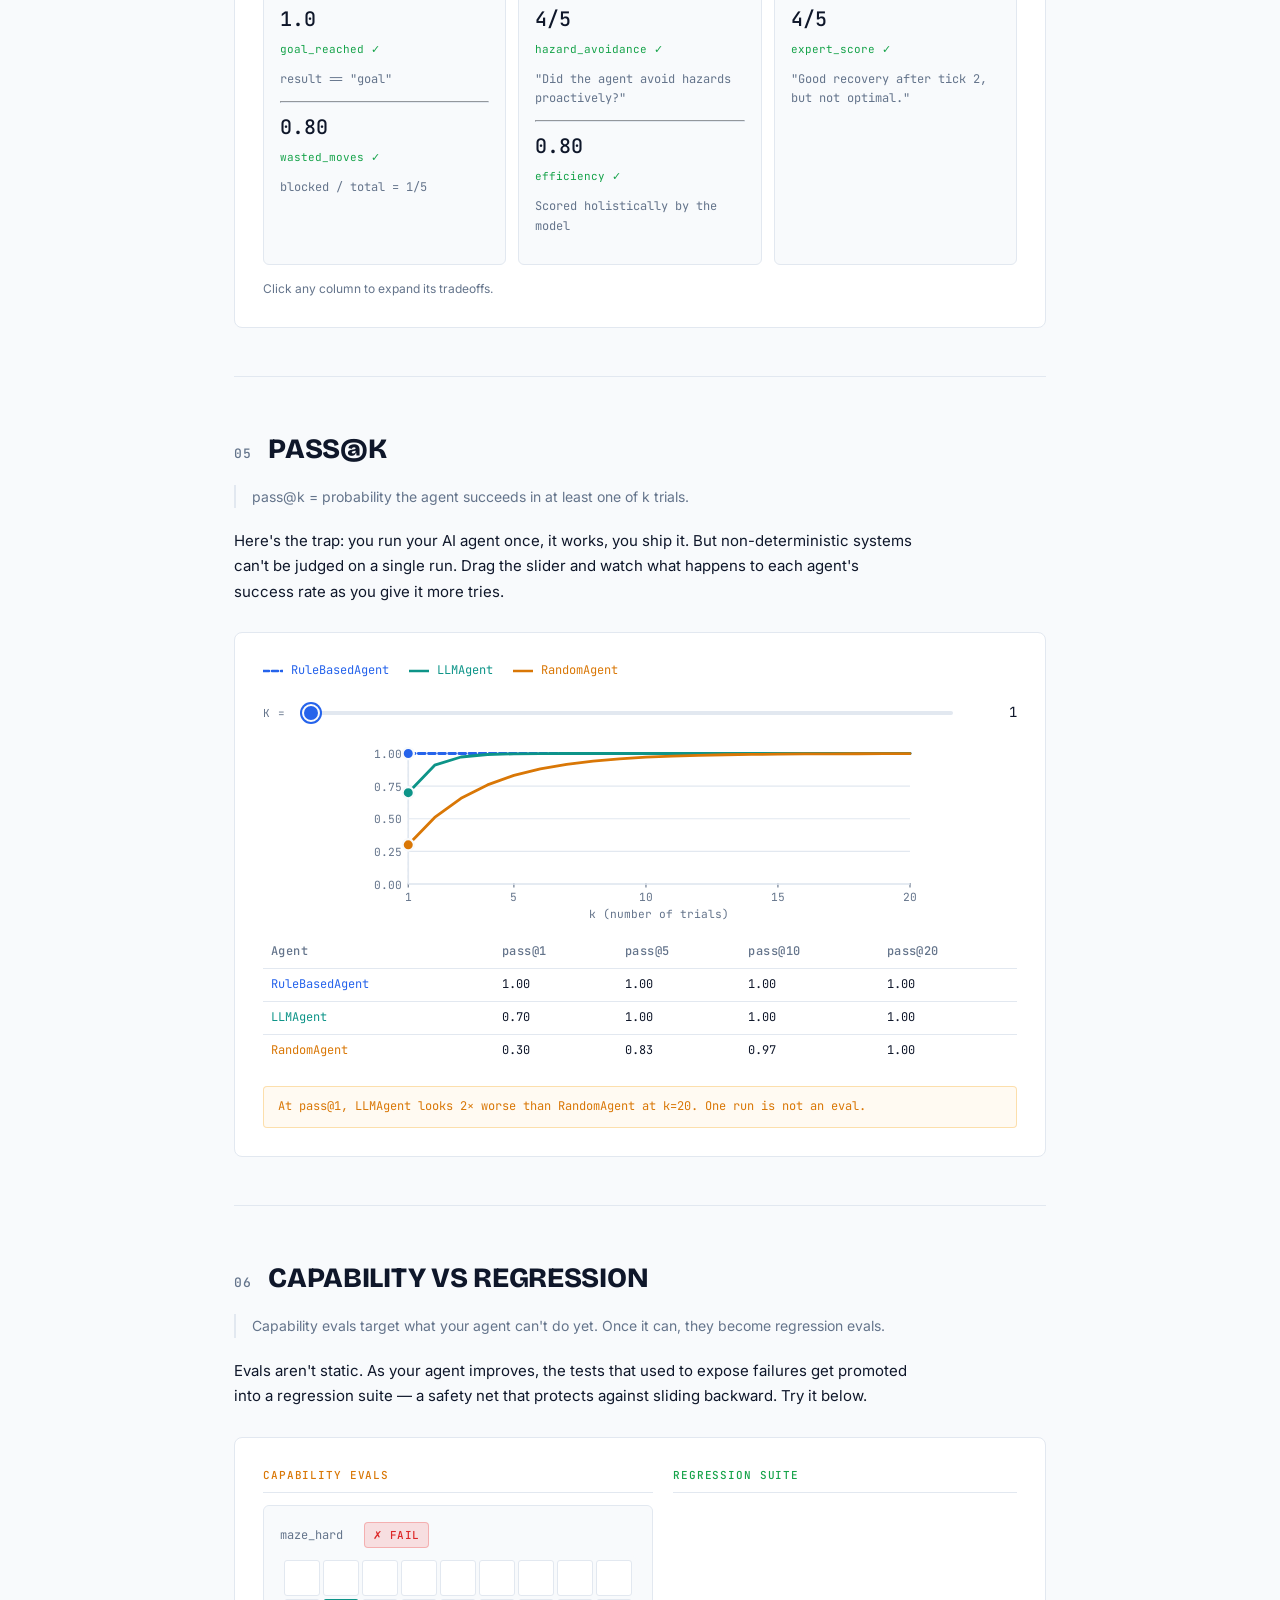
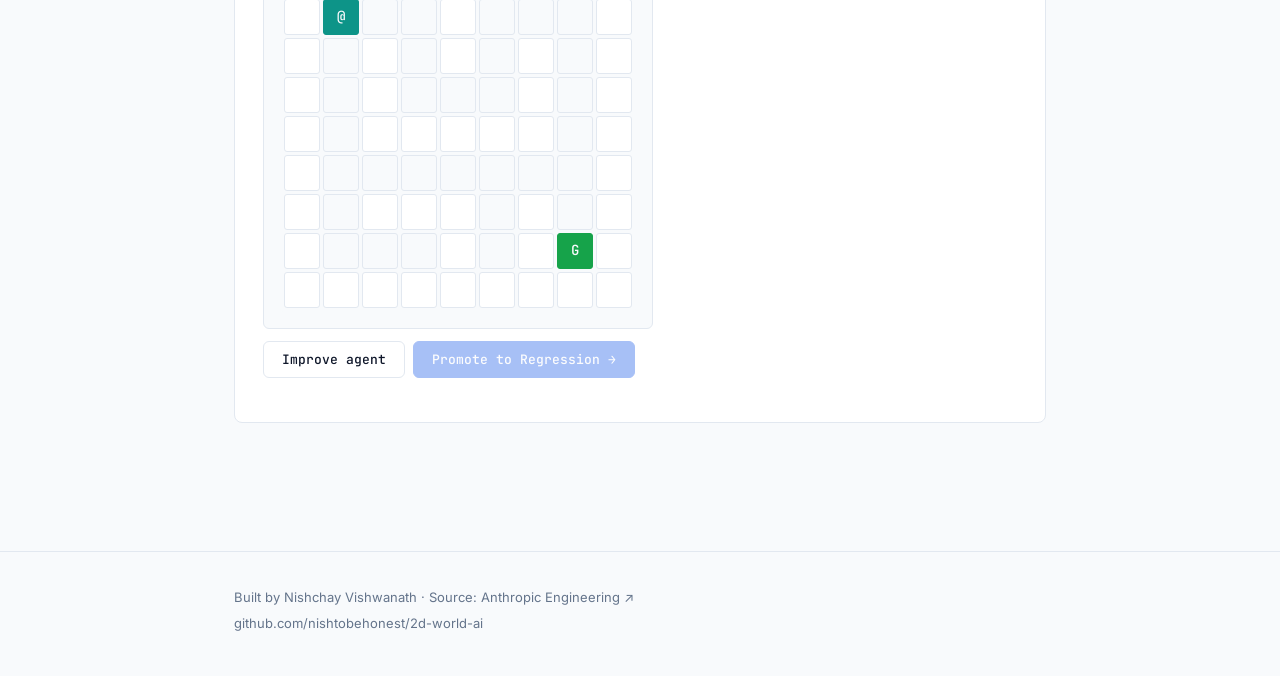
<file: chapters/01-evals/index.html>
<!DOCTYPE html>
<html lang="en">
<head>
  <meta charset="UTF-8" />
  <meta name="viewport" content="width=device-width, initial-scale=1.0" />
  <title>AI Evals, Explained Interactively</title>
  <meta name="description" content="Six core concepts from Anthropic's eval framework, made tangible with live 2D grid world demos. No setup required." />

  <link rel="preconnect" href="https://fonts.googleapis.com" />
  <link rel="preconnect" href="https://fonts.gstatic.com" crossorigin />
  <link href="https://fonts.googleapis.com/css2?family=Bricolage+Grotesque:opsz,wght@12..96,400;12..96,800&family=Inter:wght@400;500&family=JetBrains+Mono:wght@400;500&display=swap" rel="stylesheet" />

  <link rel="stylesheet" href="style.css" />
</head>
<body>

  <button class="theme-toggle" id="theme-toggle">Light</button>

  <nav class="top-nav">
    <div class="container top-nav-inner">
      <a href="../../">← Primer</a>
      <a href="https://nishchay.me" target="_blank" rel="noopener">nishchay.me ↗</a>
    </div>
  </nav>

  <!-- ═══════════════════════════════════════════════
       HEADER
  ════════════════════════════════════════════════ -->
  <header class="site-header">
    <div class="container">
      <h1 class="site-title">AI Evals, Explained Interactively</h1>
      <p class="site-attribution">
        Based on
        <a href="https://www.anthropic.com/engineering/demystifying-evals-for-ai-agents" target="_blank" rel="noopener">
          Anthropic Engineering's eval framework ↗
        </a>
      </p>
    </div>
  </header>

  <!-- ═══════════════════════════════════════════════
       INTRO
  ════════════════════════════════════════════════ -->
  <section class="intro-section">
    <div class="container">
      <p class="intro-text">
        Traditional software is deterministic — same input, same output, always. AI systems aren't.
        That's why we need evals: a way to measure whether an AI is actually working, not just whether
        it looked right the one time you tried it.
      </p>
      <p class="intro-sub">
        Six concepts. Six live demos. Scroll through.
      </p>
    </div>
  </section>

  <!-- ═══════════════════════════════════════════════
       MAIN CONTENT
  ════════════════════════════════════════════════ -->
  <main class="main-content">
    <div class="container">

      <!-- ─── 01: What is an eval ─── -->
      <section class="concept-section" id="s01">
        <div class="section-header">
          <span class="section-number">01</span>
          <h2 class="section-title">What is an eval</h2>
        </div>
        <blockquote class="section-quote">
          "Give an AI an input, apply grading logic to its output, measure success." — Anthropic Engineering
        </blockquote>
        <p class="section-body">
          An eval is the AI equivalent of a unit test — except instead of checking one fixed output,
          it grades behavior across many runs. Click <strong>Step</strong> below to watch the full loop
          happen once: the agent moves, the trace records it, the grader fires.
        </p>
        <div class="component-card" id="component-01">
          <!-- injected by components.js -->
        </div>
      </section>

      <div class="section-divider"></div>

      <!-- ─── 02: Eval anatomy ─── -->
      <section class="concept-section" id="s02">
        <div class="section-header">
          <span class="section-number">02</span>
          <h2 class="section-title">Eval anatomy</h2>
        </div>
        <blockquote class="section-quote">
          Task · Trial · Grader · Trace · Outcome · Harness · Suite
        </blockquote>
        <p class="section-body">
          The word "eval" gets used to mean six different things depending on who's talking.
          Here they are, defined and nested in the order they actually relate to each other.
          <strong>Hover any term</strong> to see its definition — no glossary needed.
        </p>
        <div class="component-card" id="component-02">
          <!-- injected by components.js -->
        </div>
      </section>

      <div class="section-divider"></div>

      <!-- ─── 03: Single vs multi-turn ─── -->
      <section class="concept-section" id="s03">
        <div class="section-header">
          <span class="section-number">03</span>
          <h2 class="section-title">Single-turn vs multi-turn</h2>
        </div>
        <blockquote class="section-quote">
          Single-turn: grade one response. Multi-turn: grade an entire trajectory.
        </blockquote>
        <p class="section-body">
          Most people's mental model of an eval is single-turn: send a prompt, check the reply.
          But agents operate across many turns — and grading a full trajectory is fundamentally different.
          Toggle between the two modes below to feel the difference.
        </p>
        <div class="component-card" id="component-03">
          <!-- injected by components.js -->
        </div>
      </section>

      <div class="section-divider"></div>

      <!-- ─── 04: Three grader types ─── -->
      <section class="concept-section" id="s04">
        <div class="section-header">
          <span class="section-number">04</span>
          <h2 class="section-title">Three grader types</h2>
        </div>
        <blockquote class="section-quote">
          Code-based · Model-based · Human — each with different speed, cost, and nuance.
        </blockquote>
        <p class="section-body">
          There's no single right way to grade an AI. The same trace can be evaluated three different ways,
          each with different tradeoffs. Below is the same 5-step trace run through all three.
          <strong>Click a column</strong> to expand its tradeoff breakdown.
        </p>
        <div class="component-card" id="component-04">
          <!-- injected by components.js -->
        </div>
      </section>

      <div class="section-divider"></div>

      <!-- ─── 05: pass@k ─── -->
      <section class="concept-section" id="s05">
        <div class="section-header">
          <span class="section-number">05</span>
          <h2 class="section-title">pass@k</h2>
        </div>
        <blockquote class="section-quote">
          pass@k = probability the agent succeeds in at least one of k trials.
        </blockquote>
        <p class="section-body">
          Here's the trap: you run your AI agent once, it works, you ship it. But non-deterministic
          systems can't be judged on a single run. Drag the slider and watch what happens to each
          agent's success rate as you give it more tries.
        </p>
        <div class="component-card" id="component-05">
          <!-- injected by components.js -->
        </div>
      </section>

      <div class="section-divider"></div>

      <!-- ─── 06: Capability vs Regression ─── -->
      <section class="concept-section" id="s06">
        <div class="section-header">
          <span class="section-number">06</span>
          <h2 class="section-title">Capability vs regression</h2>
        </div>
        <blockquote class="section-quote">
          Capability evals target what your agent can't do yet. Once it can, they become regression evals.
        </blockquote>
        <p class="section-body">
          Evals aren't static. As your agent improves, the tests that used to expose failures get
          promoted into a regression suite — a safety net that protects against sliding backward.
          Try it below.
        </p>
        <div class="component-card" id="component-06">
          <!-- injected by components.js -->
        </div>
      </section>

    </div>
  </main>

  <!-- ═══════════════════════════════════════════════
       FOOTER
  ════════════════════════════════════════════════ -->
  <footer class="site-footer">
    <div class="container">
      <p>
        Built by
        <a href="https://nishchay.me" target="_blank" rel="noopener">Nishchay Vishwanath</a>
        ·
        Source:
        <a href="https://www.anthropic.com/engineering/demystifying-evals-for-ai-agents" target="_blank" rel="noopener">
          Anthropic Engineering ↗
        </a>
      </p>
      <p>
        <a href="https://github.com/nishtobehonest/2d-world-ai" target="_blank" rel="noopener">
          github.com/nishtobehonest/2d-world-ai
        </a>
      </p>
    </div>
  </footer>

  <script src="world.js"></script>
  <script src="components.js"></script>
  <script>
    (function () {
      const btn = document.getElementById('theme-toggle');
      const apply = function (light) {
        document.documentElement.dataset.theme = light ? 'light' : '';
        btn.textContent = light ? 'Dark' : 'Light';
      };
      apply(localStorage.getItem('nish-theme') !== 'dark');
      btn.addEventListener('click', function () {
        const goLight = document.documentElement.dataset.theme !== 'light';
        apply(goLight);
        localStorage.setItem('nish-theme', goLight ? 'light' : 'dark');
      });
    })();
  </script>
</body>
</html>
</file>
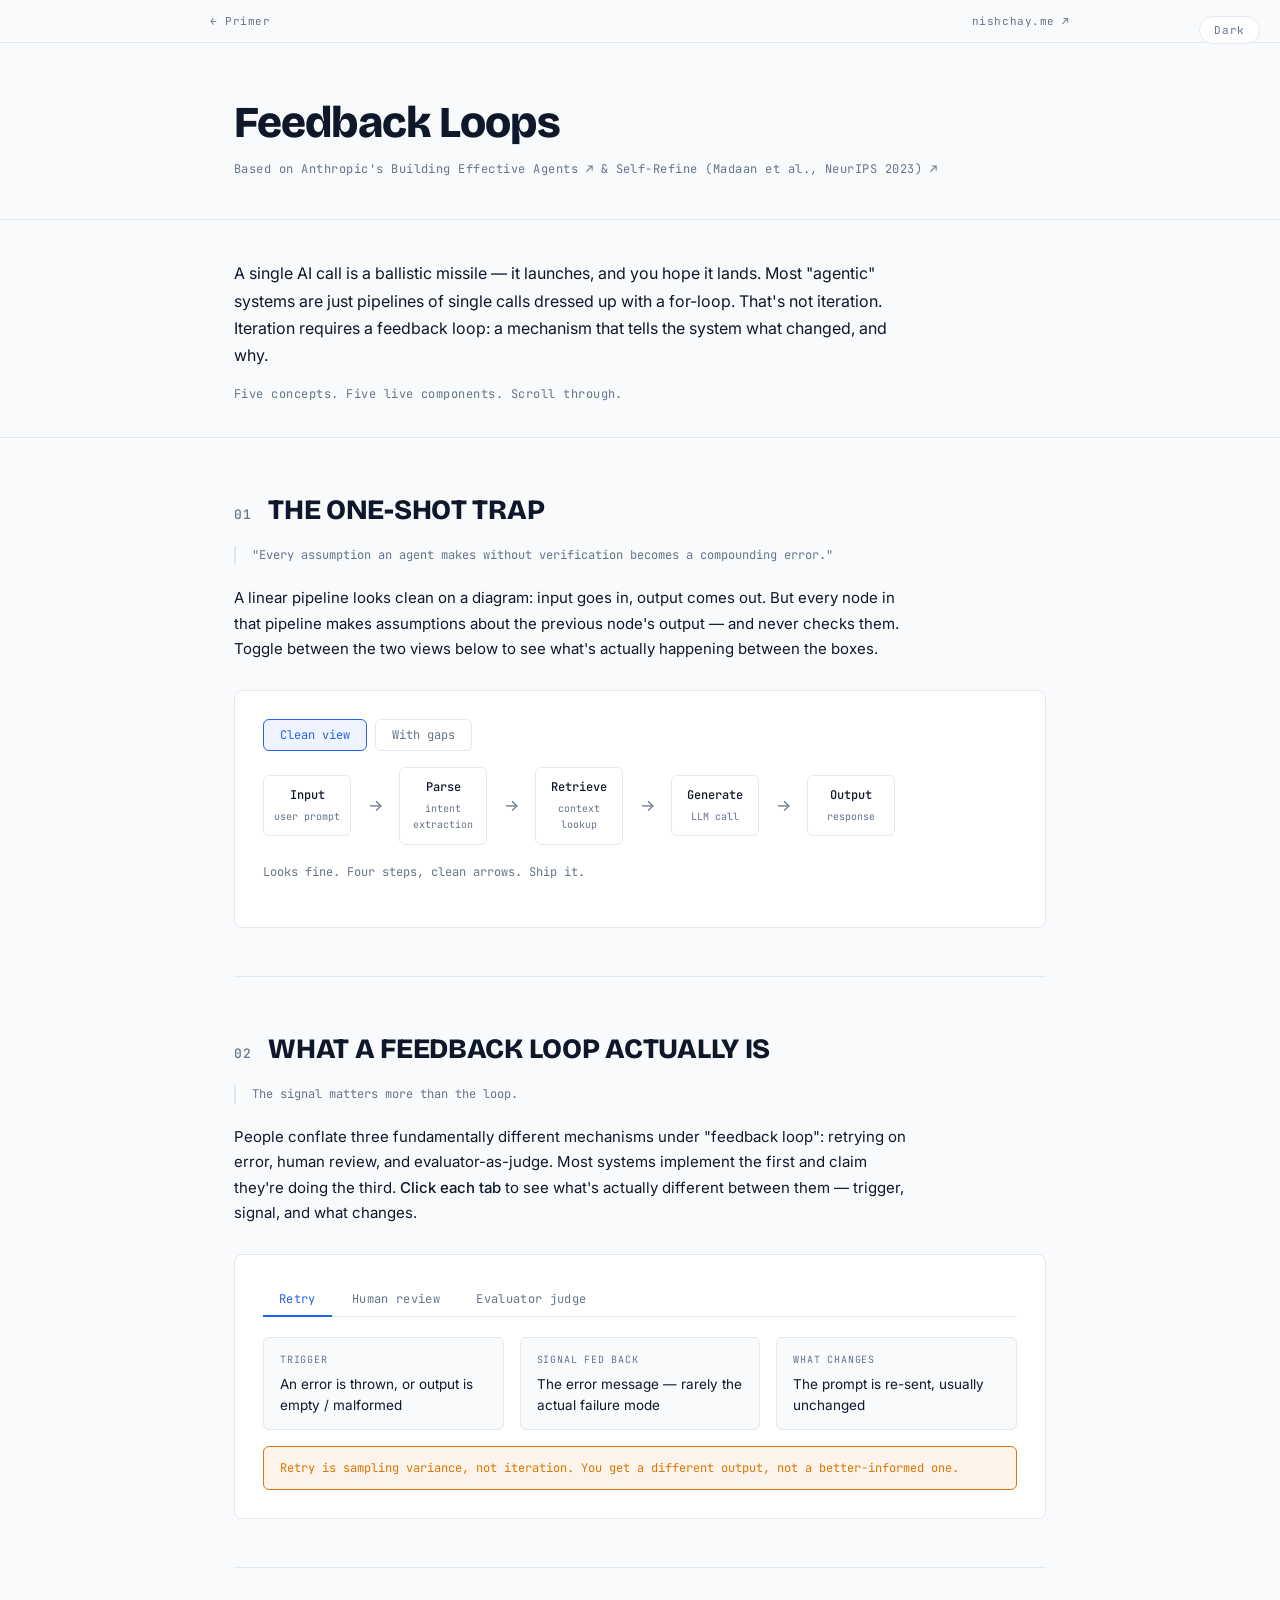
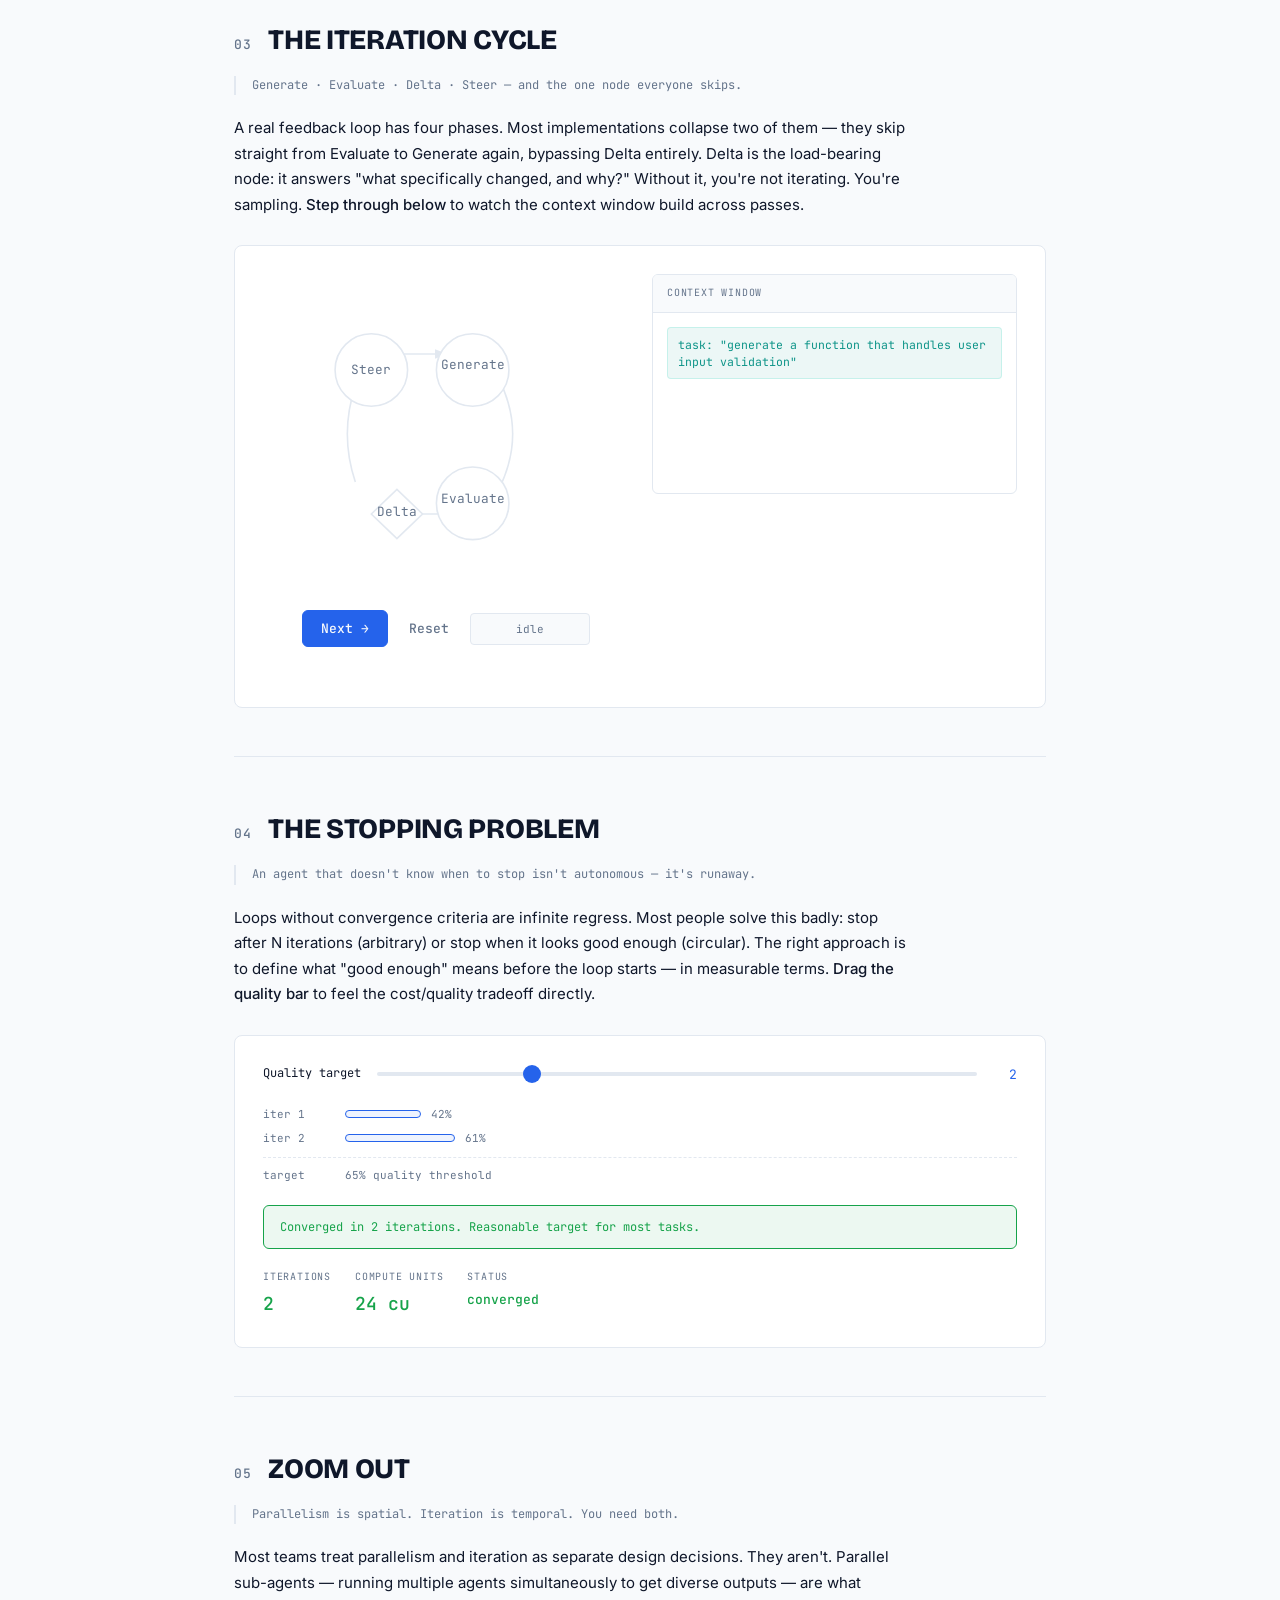
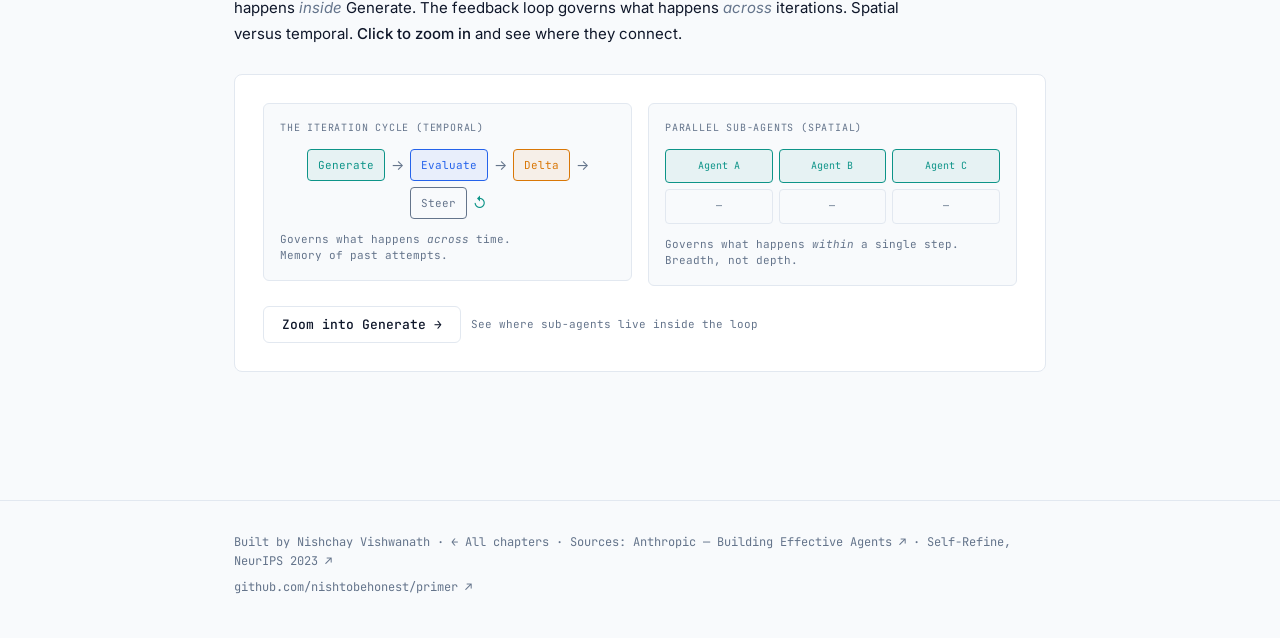
<file: chapters/02-agentic-loops/index.html>
<!DOCTYPE html>
<html lang="en">
<head>
  <meta charset="UTF-8" />
  <meta name="viewport" content="width=device-width, initial-scale=1.0" />
  <title>Feedback Loops — Primer</title>
  <meta name="description" content="Your agent retried and failed again. Without a feedback loop, retrying is just hoping. Five interactive concepts on how agentic systems actually iterate." />

  <link rel="preconnect" href="https://fonts.googleapis.com" />
  <link rel="preconnect" href="https://fonts.gstatic.com" crossorigin />
  <link href="https://fonts.googleapis.com/css2?family=Bricolage+Grotesque:opsz,wght@12..96,400;12..96,800&family=Inter:wght@400;500&family=JetBrains+Mono:wght@400;500&display=swap" rel="stylesheet" />

  <link rel="stylesheet" href="style.css" />
</head>
<body>

  <button class="theme-toggle" id="theme-toggle">Light</button>

  <nav class="top-nav">
    <div class="container top-nav-inner">
      <a href="../../">← Primer</a>
      <a href="https://nishchay.me" target="_blank" rel="noopener">nishchay.me ↗</a>
    </div>
  </nav>

  <!-- ═══════════════════════════════════════════════
       HEADER
  ════════════════════════════════════════════════ -->
  <header class="site-header">
    <div class="container">
      <h1 class="site-title">Feedback Loops</h1>
      <p class="site-attribution">
        Based on
        <a href="https://www.anthropic.com/news/building-effective-agents" target="_blank" rel="noopener">
          Anthropic's Building Effective Agents ↗
        </a>
        &amp;
        <a href="https://selfrefine.info/" target="_blank" rel="noopener">
          Self-Refine (Madaan et al., NeurIPS 2023) ↗
        </a>
      </p>
    </div>
  </header>

  <!-- ═══════════════════════════════════════════════
       INTRO
  ════════════════════════════════════════════════ -->
  <section class="intro-section">
    <div class="container">
      <p class="intro-text">
        A single AI call is a ballistic missile — it launches, and you hope it lands.
        Most "agentic" systems are just pipelines of single calls dressed up with a for-loop.
        That's not iteration. Iteration requires a feedback loop: a mechanism that tells
        the system what changed, and why.
      </p>
      <p class="intro-sub">
        Five concepts. Five live components. Scroll through.
      </p>
    </div>
  </section>

  <!-- ═══════════════════════════════════════════════
       MAIN CONTENT
  ════════════════════════════════════════════════ -->
  <main class="main-content">
    <div class="container">

      <!-- ─── 01: The one-shot trap ─── -->
      <section class="concept-section" id="s01">
        <div class="section-header">
          <span class="section-number">01</span>
          <h2 class="section-title">The one-shot trap</h2>
        </div>
        <blockquote class="section-quote">
          "Every assumption an agent makes without verification becomes a compounding error."
        </blockquote>
        <p class="section-body">
          A linear pipeline looks clean on a diagram: input goes in, output comes out.
          But every node in that pipeline makes assumptions about the previous node's output —
          and never checks them. Toggle between the two views below to see what's actually
          happening between the boxes.
        </p>
        <div class="component-card" id="component-01">
          <!-- injected by components.js -->
        </div>
      </section>

      <div class="section-divider"></div>

      <!-- ─── 02: What a feedback loop is ─── -->
      <section class="concept-section" id="s02">
        <div class="section-header">
          <span class="section-number">02</span>
          <h2 class="section-title">What a feedback loop actually is</h2>
        </div>
        <blockquote class="section-quote">
          The signal matters more than the loop.
        </blockquote>
        <p class="section-body">
          People conflate three fundamentally different mechanisms under "feedback loop":
          retrying on error, human review, and evaluator-as-judge. Most systems implement
          the first and claim they're doing the third. <strong>Click each tab</strong> to see
          what's actually different between them — trigger, signal, and what changes.
        </p>
        <div class="component-card" id="component-02">
          <!-- injected by components.js -->
        </div>
      </section>

      <div class="section-divider"></div>

      <!-- ─── 03: The iteration cycle ─── -->
      <section class="concept-section" id="s03">
        <div class="section-header">
          <span class="section-number">03</span>
          <h2 class="section-title">The iteration cycle</h2>
        </div>
        <blockquote class="section-quote">
          Generate · Evaluate · Delta · Steer — and the one node everyone skips.
        </blockquote>
        <p class="section-body">
          A real feedback loop has four phases. Most implementations collapse two of them —
          they skip straight from Evaluate to Generate again, bypassing Delta entirely.
          Delta is the load-bearing node: it answers "what specifically changed, and why?"
          Without it, you're not iterating. You're sampling. <strong>Step through below</strong>
          to watch the context window build across passes.
        </p>
        <div class="component-card" id="component-03">
          <!-- injected by components.js -->
        </div>
      </section>

      <div class="section-divider"></div>

      <!-- ─── 04: The stopping problem ─── -->
      <section class="concept-section" id="s04">
        <div class="section-header">
          <span class="section-number">04</span>
          <h2 class="section-title">The stopping problem</h2>
        </div>
        <blockquote class="section-quote">
          An agent that doesn't know when to stop isn't autonomous — it's runaway.
        </blockquote>
        <p class="section-body">
          Loops without convergence criteria are infinite regress. Most people solve this
          badly: stop after N iterations (arbitrary) or stop when it looks good enough
          (circular). The right approach is to define what "good enough" means before
          the loop starts — in measurable terms. <strong>Drag the quality bar</strong>
          to feel the cost/quality tradeoff directly.
        </p>
        <div class="component-card" id="component-04">
          <!-- injected by components.js -->
        </div>
      </section>

      <div class="section-divider"></div>

      <!-- ─── 05: Zoom out ─── -->
      <section class="concept-section" id="s05">
        <div class="section-header">
          <span class="section-number">05</span>
          <h2 class="section-title">Zoom out</h2>
        </div>
        <blockquote class="section-quote">
          Parallelism is spatial. Iteration is temporal. You need both.
        </blockquote>
        <p class="section-body">
          Most teams treat parallelism and iteration as separate design decisions. They aren't.
          Parallel sub-agents — running multiple agents simultaneously to get diverse outputs —
          are what happens <em>inside</em> Generate. The feedback loop governs what happens
          <em>across</em> iterations. Spatial versus temporal.
          <strong>Click to zoom in</strong> and see where they connect.
        </p>
        <div class="component-card" id="component-05">
          <!-- injected by components.js -->
        </div>
      </section>

    </div>
  </main>

  <!-- ═══════════════════════════════════════════════
       FOOTER
  ════════════════════════════════════════════════ -->
  <footer class="site-footer">
    <div class="container">
      <p>
        Built by
        <a href="https://nishchay.me" target="_blank" rel="noopener">Nishchay Vishwanath</a>
        ·
        <a href="../../">← All chapters</a>
        ·
        Sources:
        <a href="https://www.anthropic.com/news/building-effective-agents" target="_blank" rel="noopener">Anthropic — Building Effective Agents ↗</a>
        ·
        <a href="https://selfrefine.info/" target="_blank" rel="noopener">Self-Refine, NeurIPS 2023 ↗</a>
      </p>
      <p>
        <a href="https://github.com/nishtobehonest/primer" target="_blank" rel="noopener">
          github.com/nishtobehonest/primer ↗
        </a>
      </p>
    </div>
  </footer>

  <script src="components.js"></script>
  <script>
    (function () {
      const btn = document.getElementById('theme-toggle');
      const apply = function (light) {
        document.documentElement.dataset.theme = light ? 'light' : '';
        btn.textContent = light ? 'Dark' : 'Light';
      };
      apply(localStorage.getItem('nish-theme') !== 'dark');
      btn.addEventListener('click', function () {
        const goLight = document.documentElement.dataset.theme !== 'light';
        apply(goLight);
        localStorage.setItem('nish-theme', goLight ? 'light' : 'dark');
      });
    })();
  </script>
</body>
</html>
</file>
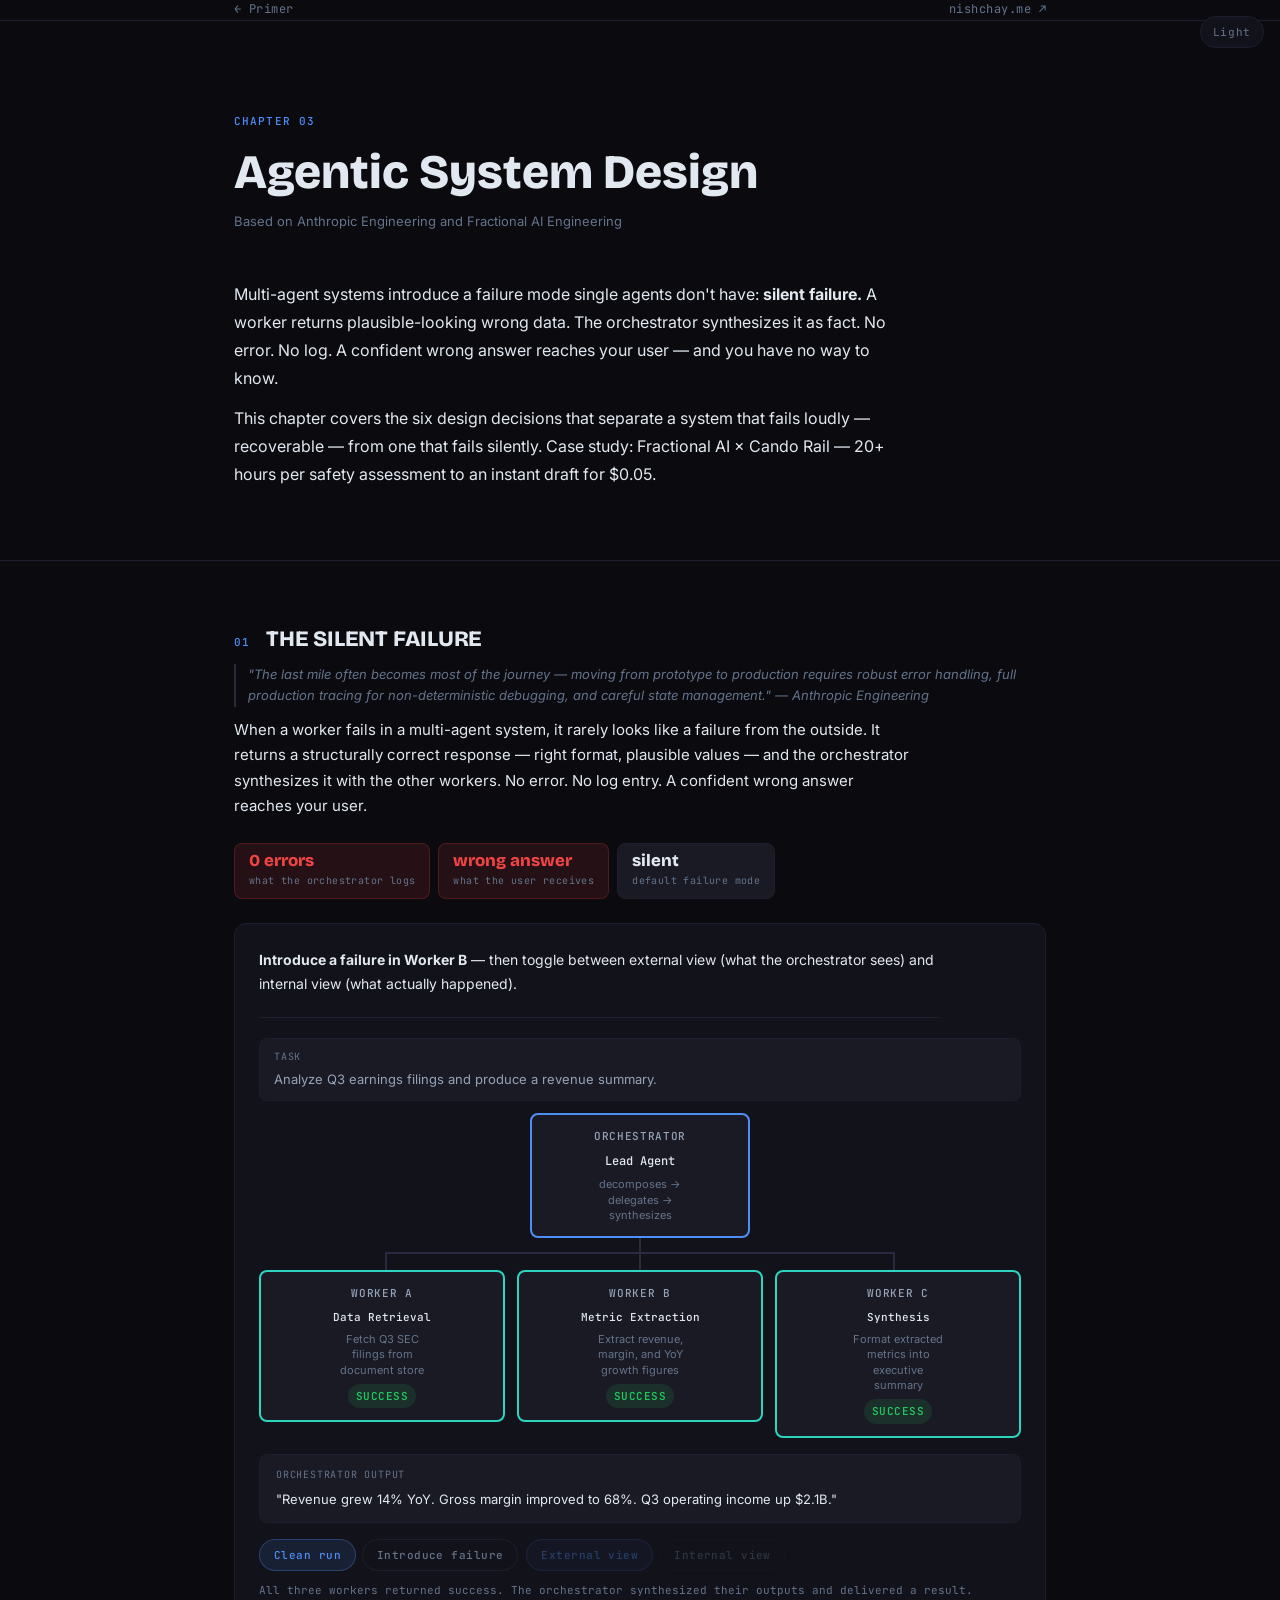
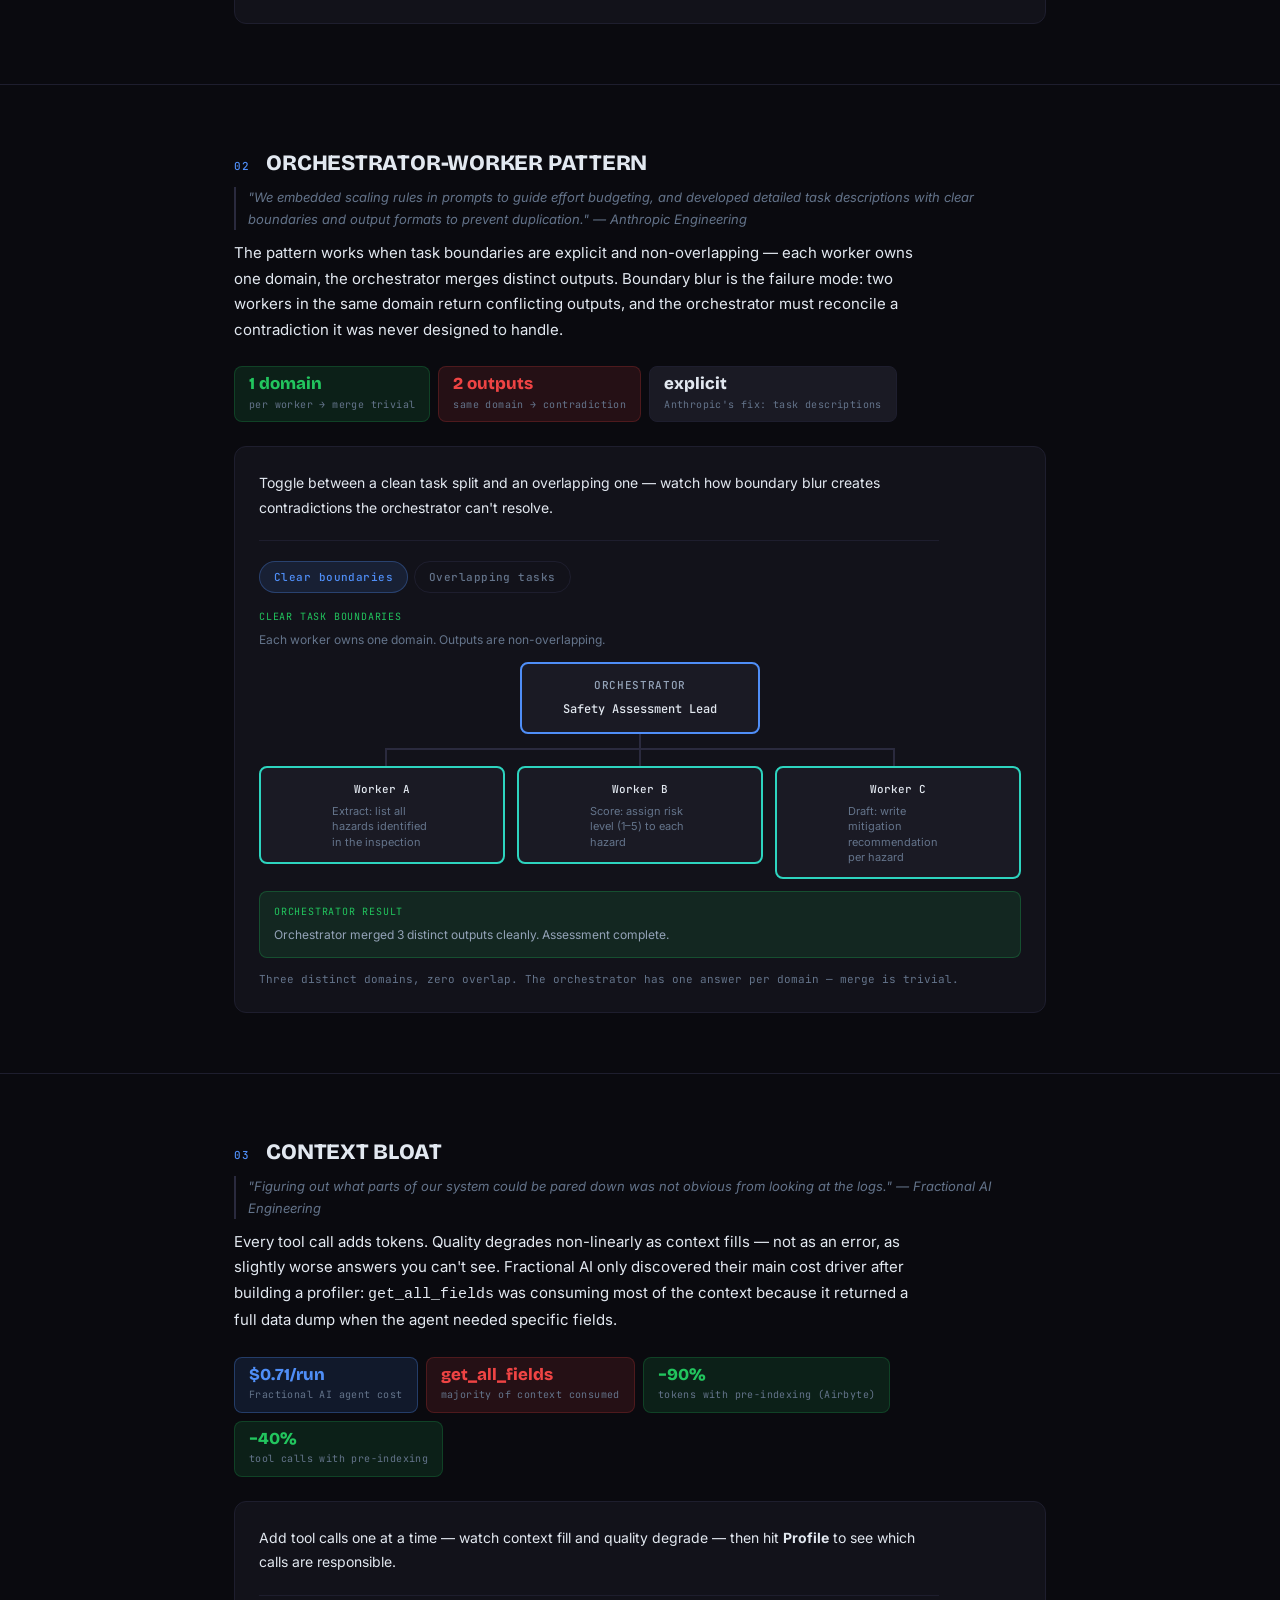
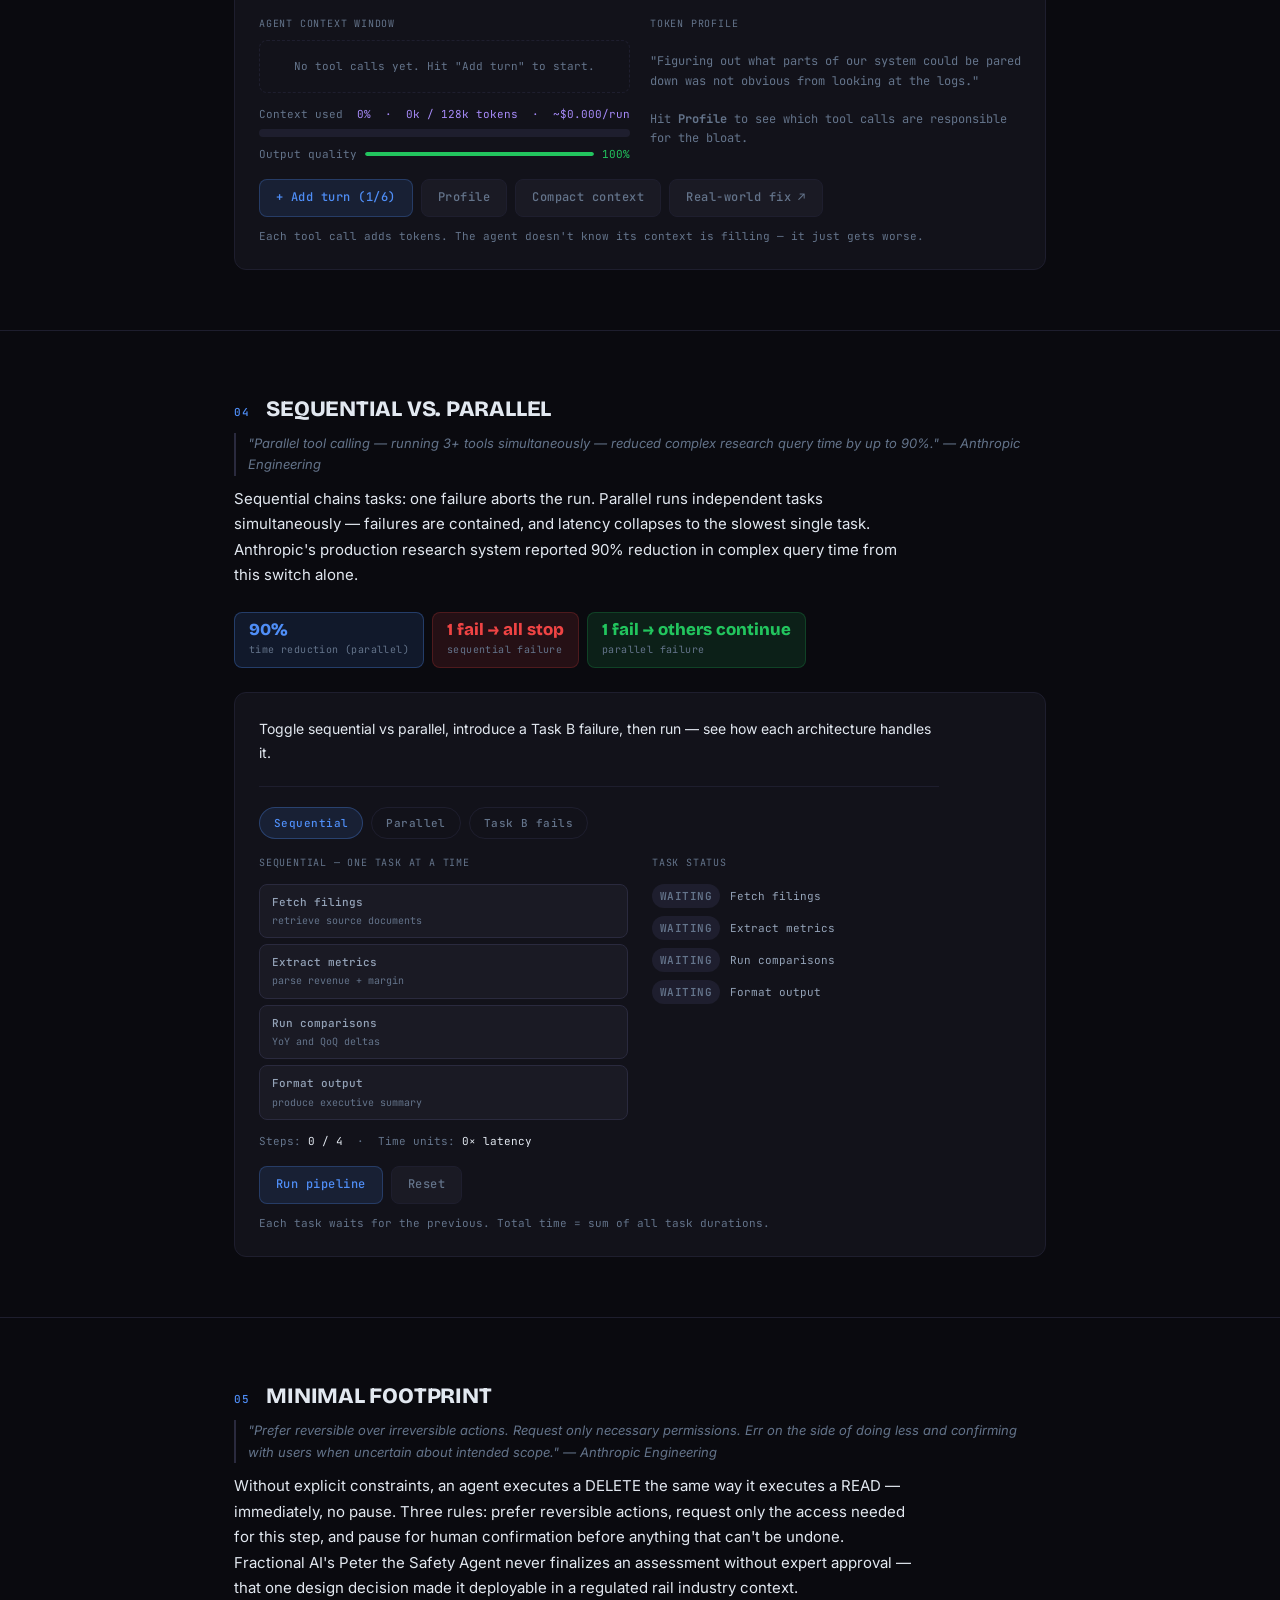
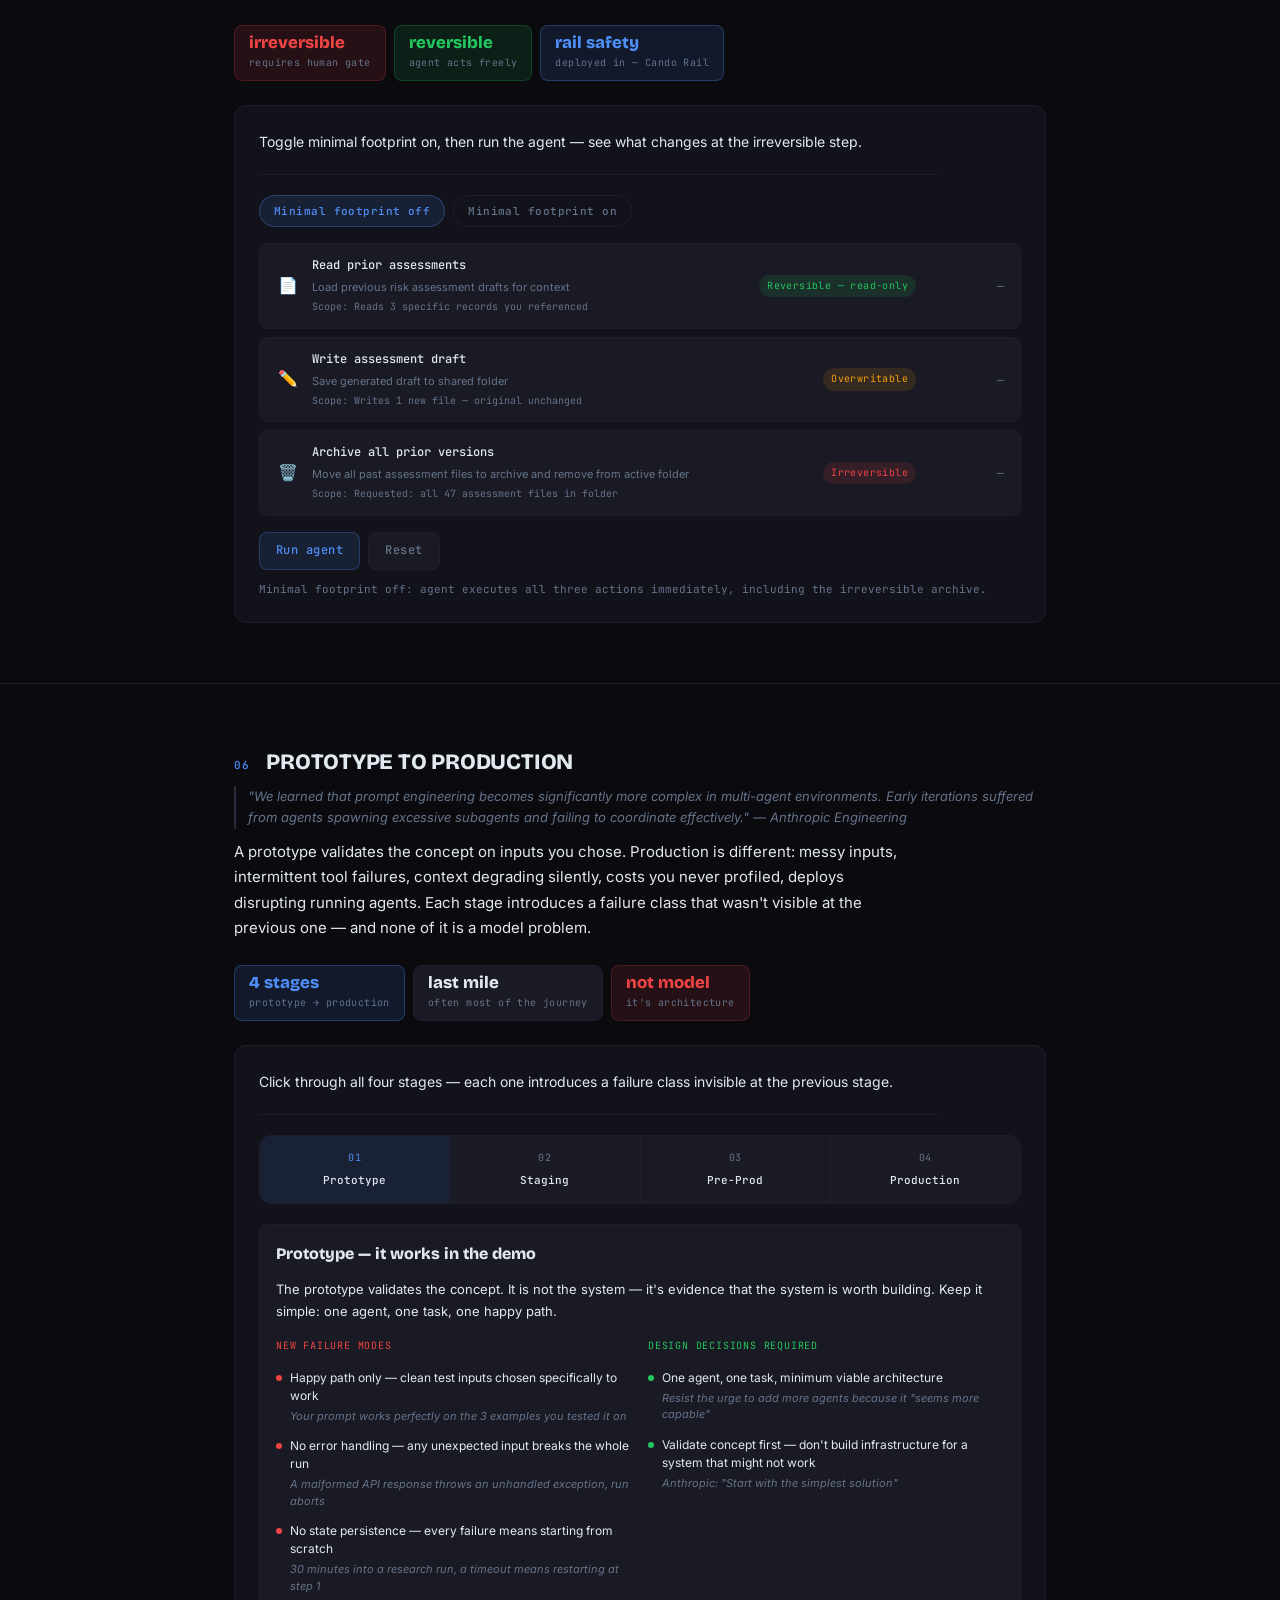
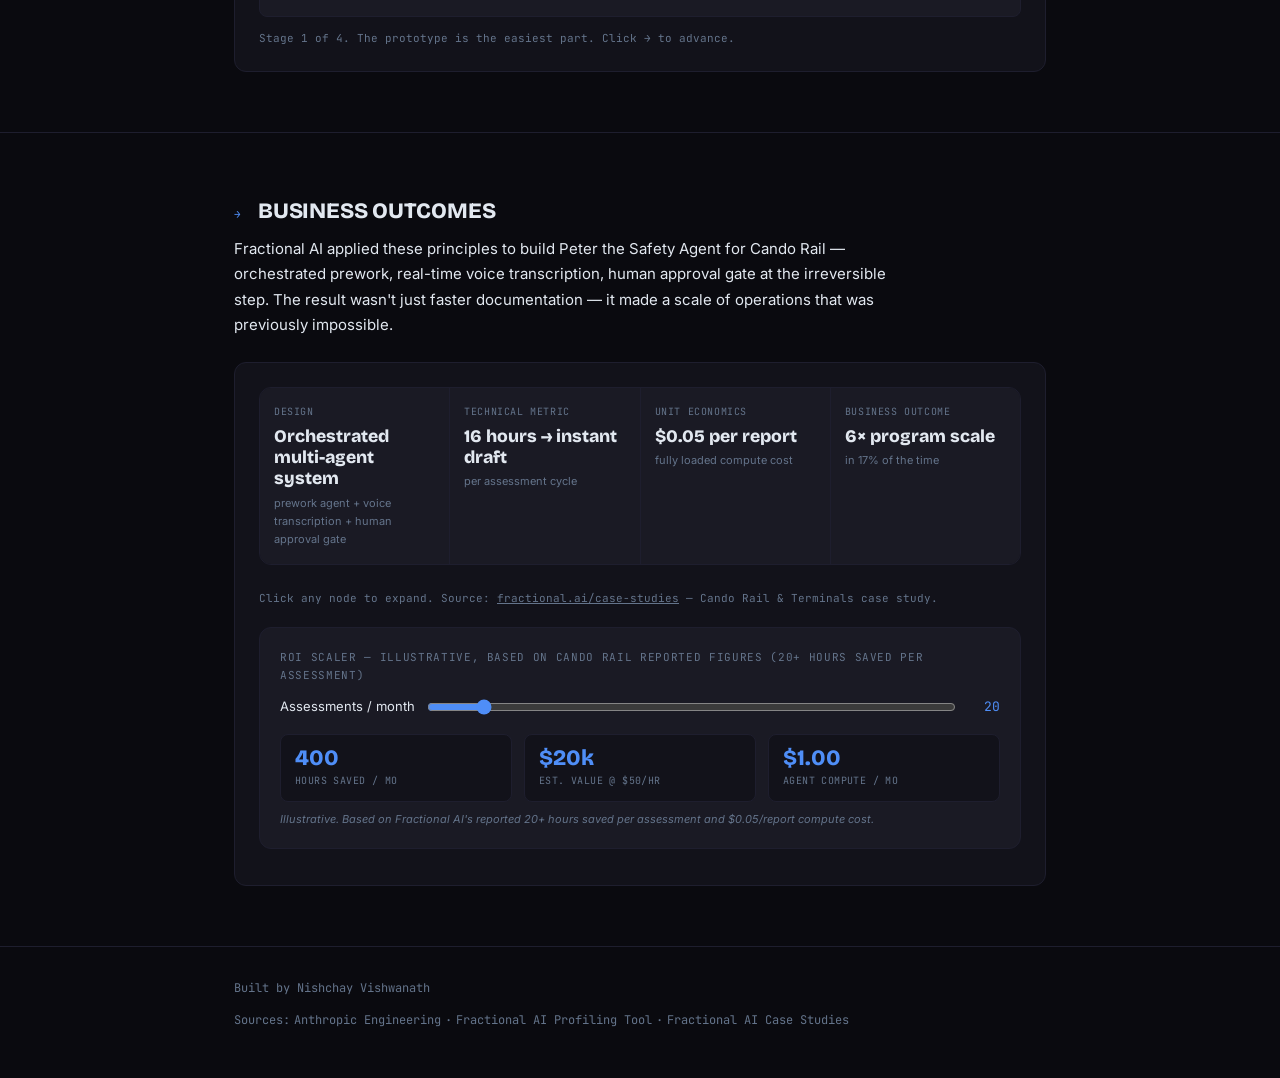
<file: chapters/03-agentic-systems/index.html>
<!DOCTYPE html>
<html lang="en">
<head>
  <meta charset="UTF-8">
  <meta name="viewport" content="width=device-width, initial-scale=1.0">
  <title>Agentic System Design — Primer by Nishchay Vishwanath</title>
  <meta name="description" content="Why your multi-agent systems fail silently — and how to design around it. Six concepts, six live demos.">
  <link rel="stylesheet" href="style.css">
</head>
<body>

  <button class="theme-toggle" id="theme-toggle">Light</button>

  <nav class="top-nav">
    <div class="container top-nav-inner">
      <a href="../../">← Primer</a>
      <a href="https://nishchay.me" target="_blank" rel="noopener">nishchay.me ↗</a>
    </div>
  </nav>

  <main>

    <div class="container">
      <header class="page-header">
        <div class="chapter-badge">CHAPTER 03</div>
        <h1 class="page-title">Agentic System Design</h1>
        <p class="page-subtitle">
          Based on
          <a href="https://www.anthropic.com/engineering/multi-agent-research-system" target="_blank" rel="noopener">Anthropic Engineering</a>
          and
          <a href="https://engineering.fractional.ai" target="_blank" rel="noopener">Fractional AI Engineering</a>
        </p>
      </header>

      <section class="intro-section">
        <p class="intro-body">
          Multi-agent systems introduce a failure mode single agents don't have:
          <strong>silent failure.</strong> A worker returns plausible-looking wrong data.
          The orchestrator synthesizes it as fact. No error. No log. A confident wrong answer
          reaches your user — and you have no way to know.
        </p>
        <p class="intro-body">
          This chapter covers the six design decisions that separate a system that fails
          loudly — recoverable — from one that fails silently. Case study:
          <a href="https://www.fractional.ai/case-studies" target="_blank" rel="noopener">Fractional AI × Cando Rail</a> —
          20+ hours per safety assessment to an instant draft for $0.05.
        </p>
      </section>
    </div>

    <!-- ─── 01 THE SILENT FAILURE ──────────────────────────────── -->
    <section class="concept-section" id="concept-01">
      <div class="container">
        <div class="section-header">
          <span class="section-number">01</span>
          <h2 class="section-title">THE SILENT FAILURE</h2>
        </div>
        <p class="section-quote">"The last mile often becomes most of the journey — moving from prototype to production requires robust error handling, full production tracing for non-deterministic debugging, and careful state management." — Anthropic Engineering</p>
        <p class="section-body">
          When a worker fails in a multi-agent system, it rarely looks like a failure from the outside. It returns a structurally correct response — right format, plausible values — and the orchestrator synthesizes it with the other workers. No error. No log entry. A confident wrong answer reaches your user.
        </p>
        <div class="stat-chips">
          <div class="stat-chip warn">
            <div class="stat-chip-value">0 errors</div>
            <div class="stat-chip-label">what the orchestrator logs</div>
          </div>
          <div class="stat-chip warn">
            <div class="stat-chip-value">wrong answer</div>
            <div class="stat-chip-label">what the user receives</div>
          </div>
          <div class="stat-chip">
            <div class="stat-chip-value">silent</div>
            <div class="stat-chip-label">default failure mode</div>
          </div>
        </div>
        <div class="component-card" id="component-01"></div>
      </div>
    </section>

    <!-- ─── 02 ORCHESTRATOR-WORKER PATTERN ────────────────────── -->
    <section class="concept-section" id="concept-02">
      <div class="container">
        <div class="section-header">
          <span class="section-number">02</span>
          <h2 class="section-title">ORCHESTRATOR-WORKER PATTERN</h2>
        </div>
        <p class="section-quote">"We embedded scaling rules in prompts to guide effort budgeting, and developed detailed task descriptions with clear boundaries and output formats to prevent duplication." — Anthropic Engineering</p>
        <p class="section-body">
          The pattern works when task boundaries are explicit and non-overlapping — each worker owns one domain, the orchestrator merges distinct outputs. Boundary blur is the failure mode: two workers in the same domain return conflicting outputs, and the orchestrator must reconcile a contradiction it was never designed to handle.
        </p>
        <div class="stat-chips">
          <div class="stat-chip good">
            <div class="stat-chip-value">1 domain</div>
            <div class="stat-chip-label">per worker → merge trivial</div>
          </div>
          <div class="stat-chip warn">
            <div class="stat-chip-value">2 outputs</div>
            <div class="stat-chip-label">same domain → contradiction</div>
          </div>
          <div class="stat-chip">
            <div class="stat-chip-value">explicit</div>
            <div class="stat-chip-label">Anthropic's fix: task descriptions</div>
          </div>
        </div>
        <div class="component-card" id="component-02"></div>
      </div>
    </section>

    <!-- ─── 03 CONTEXT BLOAT ───────────────────────────────────── -->
    <section class="concept-section" id="concept-03">
      <div class="container">
        <div class="section-header">
          <span class="section-number">03</span>
          <h2 class="section-title">CONTEXT BLOAT</h2>
        </div>
        <p class="section-quote">"Figuring out what parts of our system could be pared down was not obvious from looking at the logs." — Fractional AI Engineering</p>
        <p class="section-body">
          Every tool call adds tokens. Quality degrades non-linearly as context fills — not as an error, as slightly worse answers you can't see. Fractional AI only discovered their main cost driver after building a profiler: <code>get_all_fields</code> was consuming most of the context because it returned a full data dump when the agent needed specific fields.
        </p>
        <div class="stat-chips">
          <div class="stat-chip accent">
            <div class="stat-chip-value">$0.71/run</div>
            <div class="stat-chip-label">Fractional AI agent cost</div>
          </div>
          <div class="stat-chip warn">
            <div class="stat-chip-value">get_all_fields</div>
            <div class="stat-chip-label">majority of context consumed</div>
          </div>
          <div class="stat-chip good">
            <div class="stat-chip-value">−90%</div>
            <div class="stat-chip-label">tokens with pre-indexing (Airbyte)</div>
          </div>
          <div class="stat-chip good">
            <div class="stat-chip-value">−40%</div>
            <div class="stat-chip-label">tool calls with pre-indexing</div>
          </div>
        </div>
        <div class="component-card" id="component-03"></div>
      </div>
    </section>

    <!-- ─── 04 SEQUENTIAL VS. PARALLEL ────────────────────────── -->
    <section class="concept-section" id="concept-04">
      <div class="container">
        <div class="section-header">
          <span class="section-number">04</span>
          <h2 class="section-title">SEQUENTIAL VS. PARALLEL</h2>
        </div>
        <p class="section-quote">"Parallel tool calling — running 3+ tools simultaneously — reduced complex research query time by up to 90%." — Anthropic Engineering</p>
        <p class="section-body">
          Sequential chains tasks: one failure aborts the run. Parallel runs independent tasks simultaneously — failures are contained, and latency collapses to the slowest single task. Anthropic's production research system reported 90% reduction in complex query time from this switch alone.
        </p>
        <div class="stat-chips">
          <div class="stat-chip accent">
            <div class="stat-chip-value">90%</div>
            <div class="stat-chip-label">time reduction (parallel)</div>
          </div>
          <div class="stat-chip warn">
            <div class="stat-chip-value">1 fail → all stop</div>
            <div class="stat-chip-label">sequential failure</div>
          </div>
          <div class="stat-chip good">
            <div class="stat-chip-value">1 fail → others continue</div>
            <div class="stat-chip-label">parallel failure</div>
          </div>
        </div>
        <div class="component-card" id="component-04"></div>
      </div>
    </section>

    <!-- ─── 05 MINIMAL FOOTPRINT ──────────────────────────────── -->
    <section class="concept-section" id="concept-05">
      <div class="container">
        <div class="section-header">
          <span class="section-number">05</span>
          <h2 class="section-title">MINIMAL FOOTPRINT</h2>
        </div>
        <p class="section-quote">"Prefer reversible over irreversible actions. Request only necessary permissions. Err on the side of doing less and confirming with users when uncertain about intended scope." — Anthropic Engineering</p>
        <p class="section-body">
          Without explicit constraints, an agent executes a DELETE the same way it executes a READ — immediately, no pause. Three rules: prefer reversible actions, request only the access needed for this step, and pause for human confirmation before anything that can't be undone. Fractional AI's Peter the Safety Agent never finalizes an assessment without expert approval — that one design decision made it deployable in a regulated rail industry context.
        </p>
        <div class="stat-chips">
          <div class="stat-chip warn">
            <div class="stat-chip-value">irreversible</div>
            <div class="stat-chip-label">requires human gate</div>
          </div>
          <div class="stat-chip good">
            <div class="stat-chip-value">reversible</div>
            <div class="stat-chip-label">agent acts freely</div>
          </div>
          <div class="stat-chip accent">
            <div class="stat-chip-value">rail safety</div>
            <div class="stat-chip-label">deployed in — Cando Rail</div>
          </div>
        </div>
        <div class="component-card" id="component-05"></div>
      </div>
    </section>

    <!-- ─── 06 PROTOTYPE TO PRODUCTION ────────────────────────── -->
    <section class="concept-section" id="concept-06">
      <div class="container">
        <div class="section-header">
          <span class="section-number">06</span>
          <h2 class="section-title">PROTOTYPE TO PRODUCTION</h2>
        </div>
        <p class="section-quote">"We learned that prompt engineering becomes significantly more complex in multi-agent environments. Early iterations suffered from agents spawning excessive subagents and failing to coordinate effectively." — Anthropic Engineering</p>
        <p class="section-body">
          A prototype validates the concept on inputs you chose. Production is different: messy inputs, intermittent tool failures, context degrading silently, costs you never profiled, deploys disrupting running agents. Each stage introduces a failure class that wasn't visible at the previous one — and none of it is a model problem.
        </p>
        <div class="stat-chips">
          <div class="stat-chip accent">
            <div class="stat-chip-value">4 stages</div>
            <div class="stat-chip-label">prototype → production</div>
          </div>
          <div class="stat-chip">
            <div class="stat-chip-value">last mile</div>
            <div class="stat-chip-label">often most of the journey</div>
          </div>
          <div class="stat-chip warn">
            <div class="stat-chip-value">not model</div>
            <div class="stat-chip-label">it's architecture</div>
          </div>
        </div>
        <div class="component-card" id="component-06"></div>
      </div>
    </section>

    <!-- ─── OUTCOMES ───────────────────────────────────────────── -->
    <section class="outcomes-section" id="outcomes">
      <div class="container">
        <div class="section-header">
          <span class="section-number">→</span>
          <h2 class="section-title">BUSINESS OUTCOMES</h2>
        </div>
        <p class="section-body">
          Fractional AI applied these principles to build Peter the Safety Agent for Cando Rail — orchestrated prework, real-time voice transcription, human approval gate at the irreversible step. The result wasn't just faster documentation — it made a scale of operations that was previously impossible.
        </p>
        <div class="component-card" id="component-outcomes"></div>
      </div>
    </section>

    <footer class="page-footer">
      <div class="container footer-inner">
        <span>Built by <a href="https://nishchay.me" target="_blank" rel="noopener">Nishchay Vishwanath</a></span>
        <span class="footer-sources">
          Sources:
          <a href="https://www.anthropic.com/engineering/multi-agent-research-system" target="_blank" rel="noopener">Anthropic Engineering</a> ·
          <a href="https://engineering.fractional.ai/i-wrote-a-profiling-tool-for-agents" target="_blank" rel="noopener">Fractional AI Profiling Tool</a> ·
          <a href="https://www.fractional.ai/case-studies" target="_blank" rel="noopener">Fractional AI Case Studies</a>
        </span>
      </div>
    </footer>

  </main>

  <script src="components.js"></script>
  <script>
    const toggle = document.getElementById('theme-toggle');
    toggle.onclick = function() {
      const t = document.documentElement.dataset.theme === 'light' ? '' : 'light';
      document.documentElement.dataset.theme = t;
      localStorage.setItem('nish-theme', t);
      toggle.textContent = t === 'light' ? 'Dark' : 'Light';
    };
    if (localStorage.getItem('nish-theme') === 'light') {
      document.documentElement.dataset.theme = 'light';
      toggle.textContent = 'Dark';
    }
    initC01();
    initC02();
    initC03();
    initC04();
    initC05();
    initC06();
    initOutcomes();
  </script>

</body>
</html>
</file>
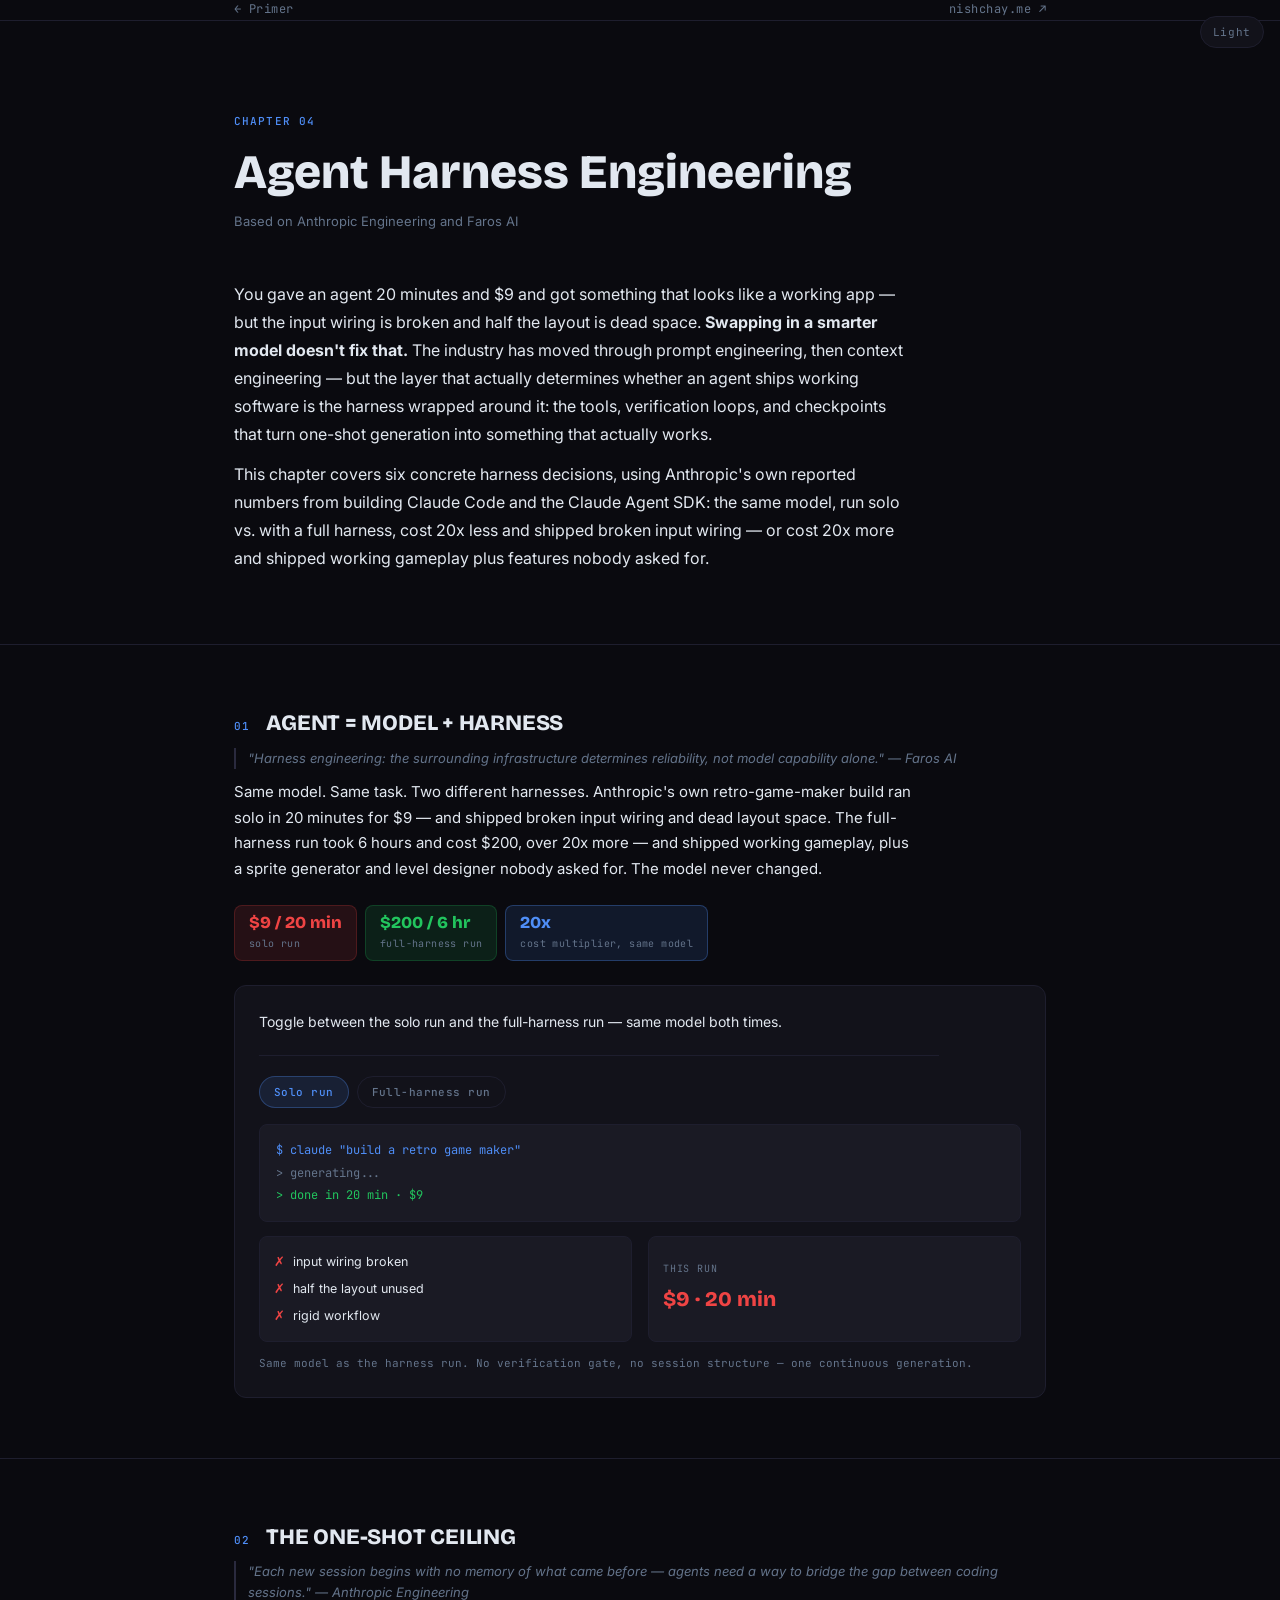
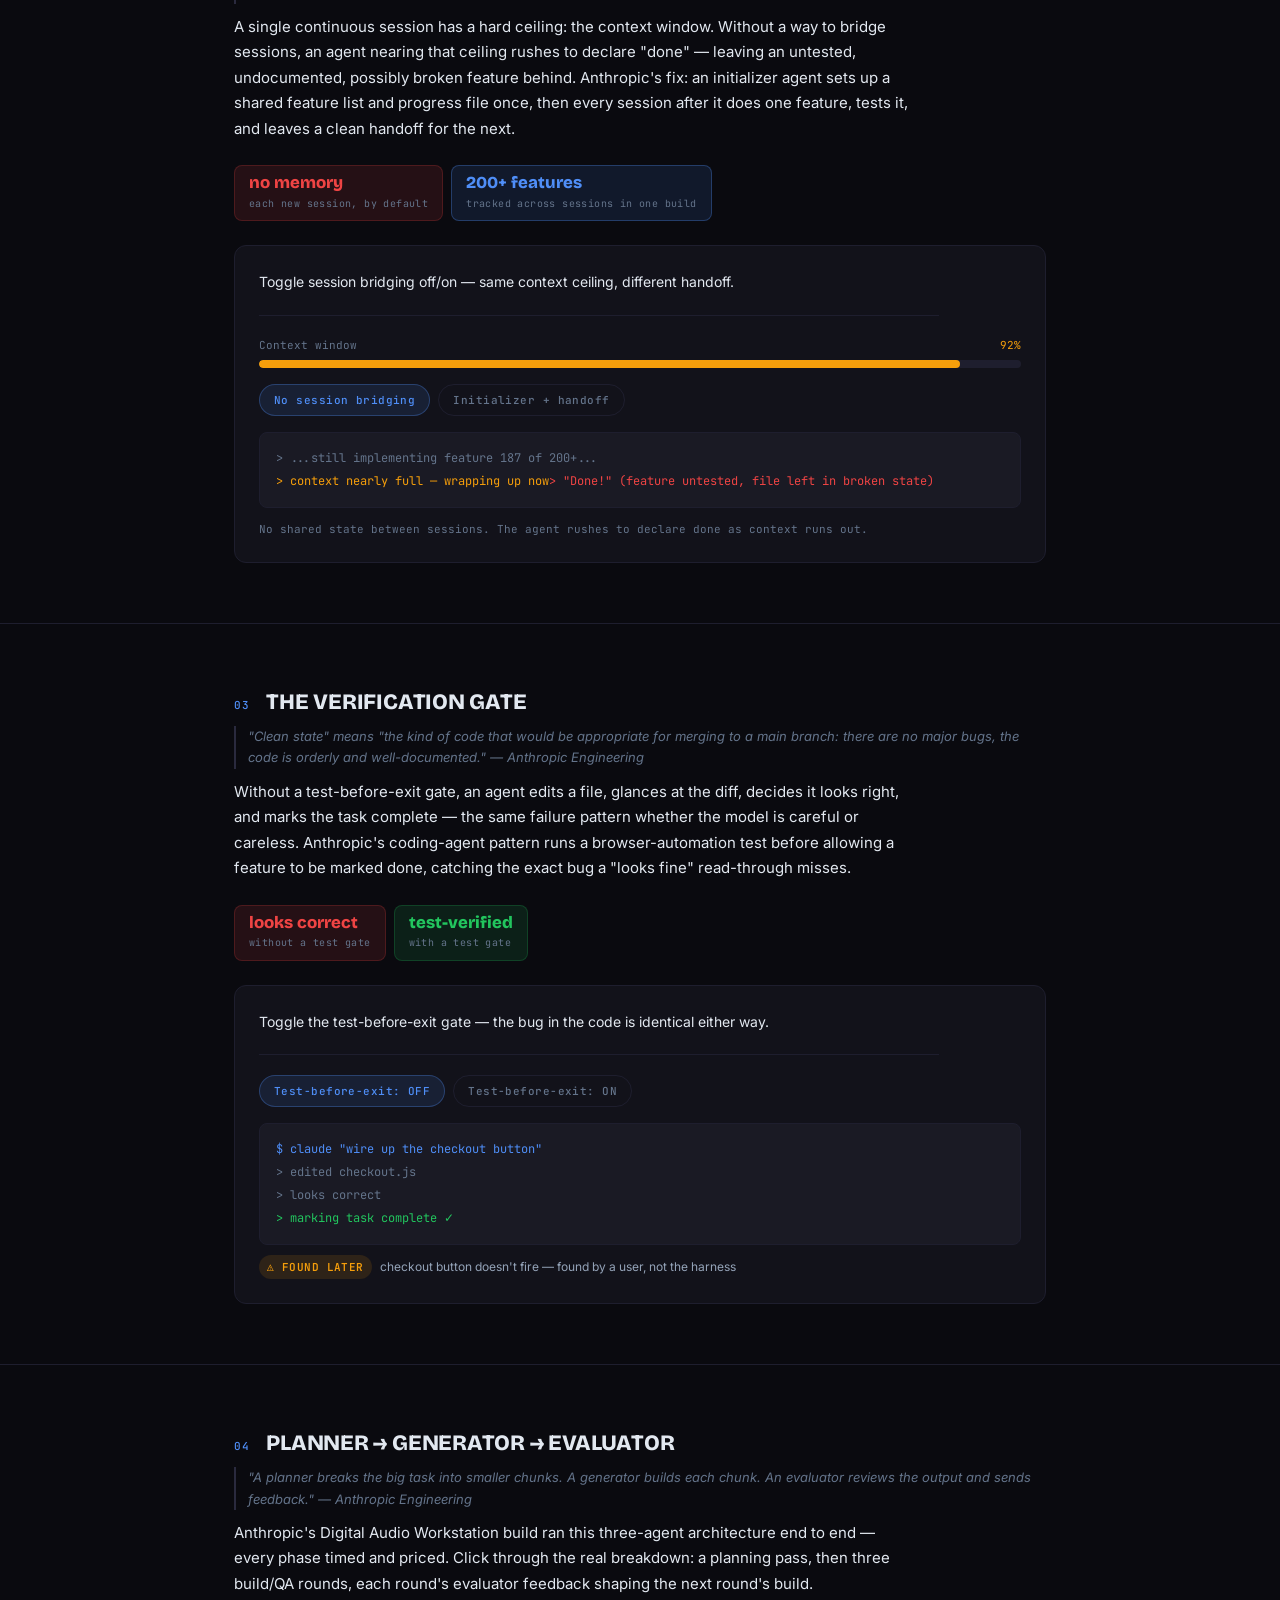
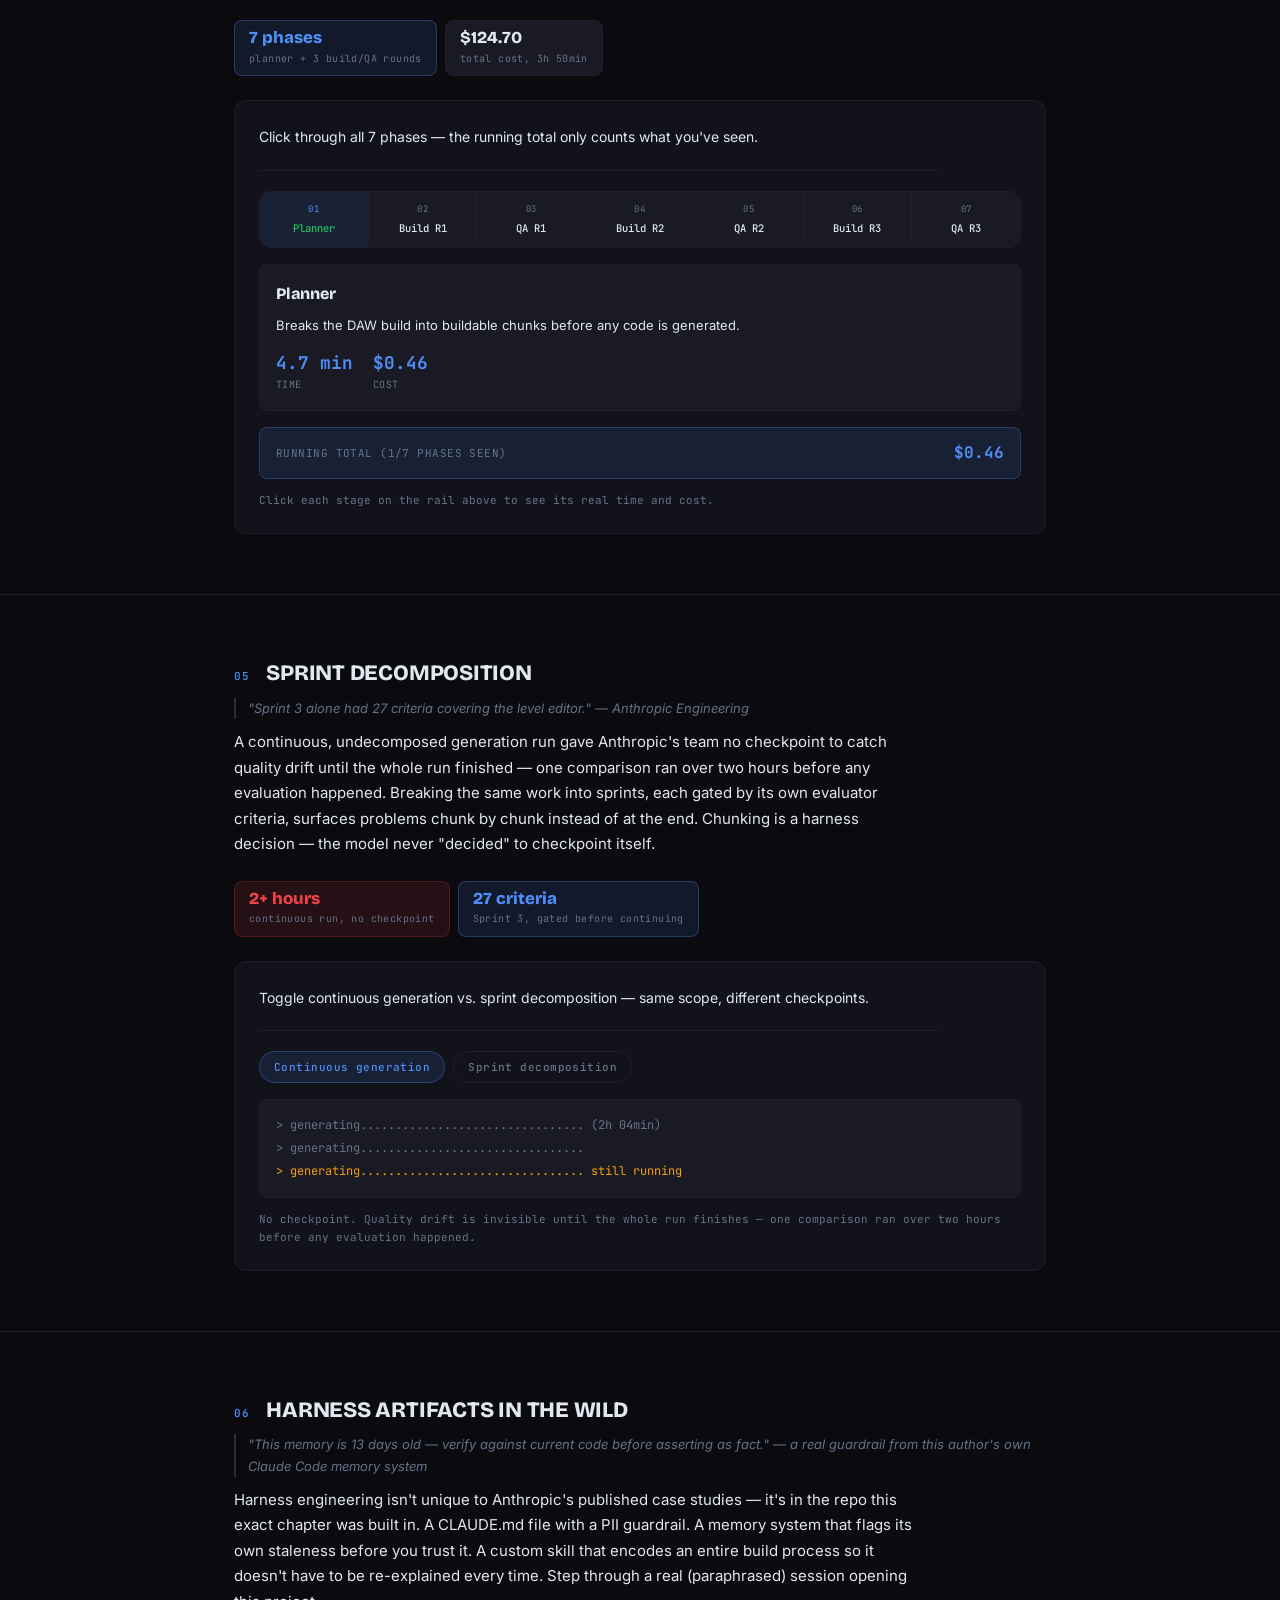
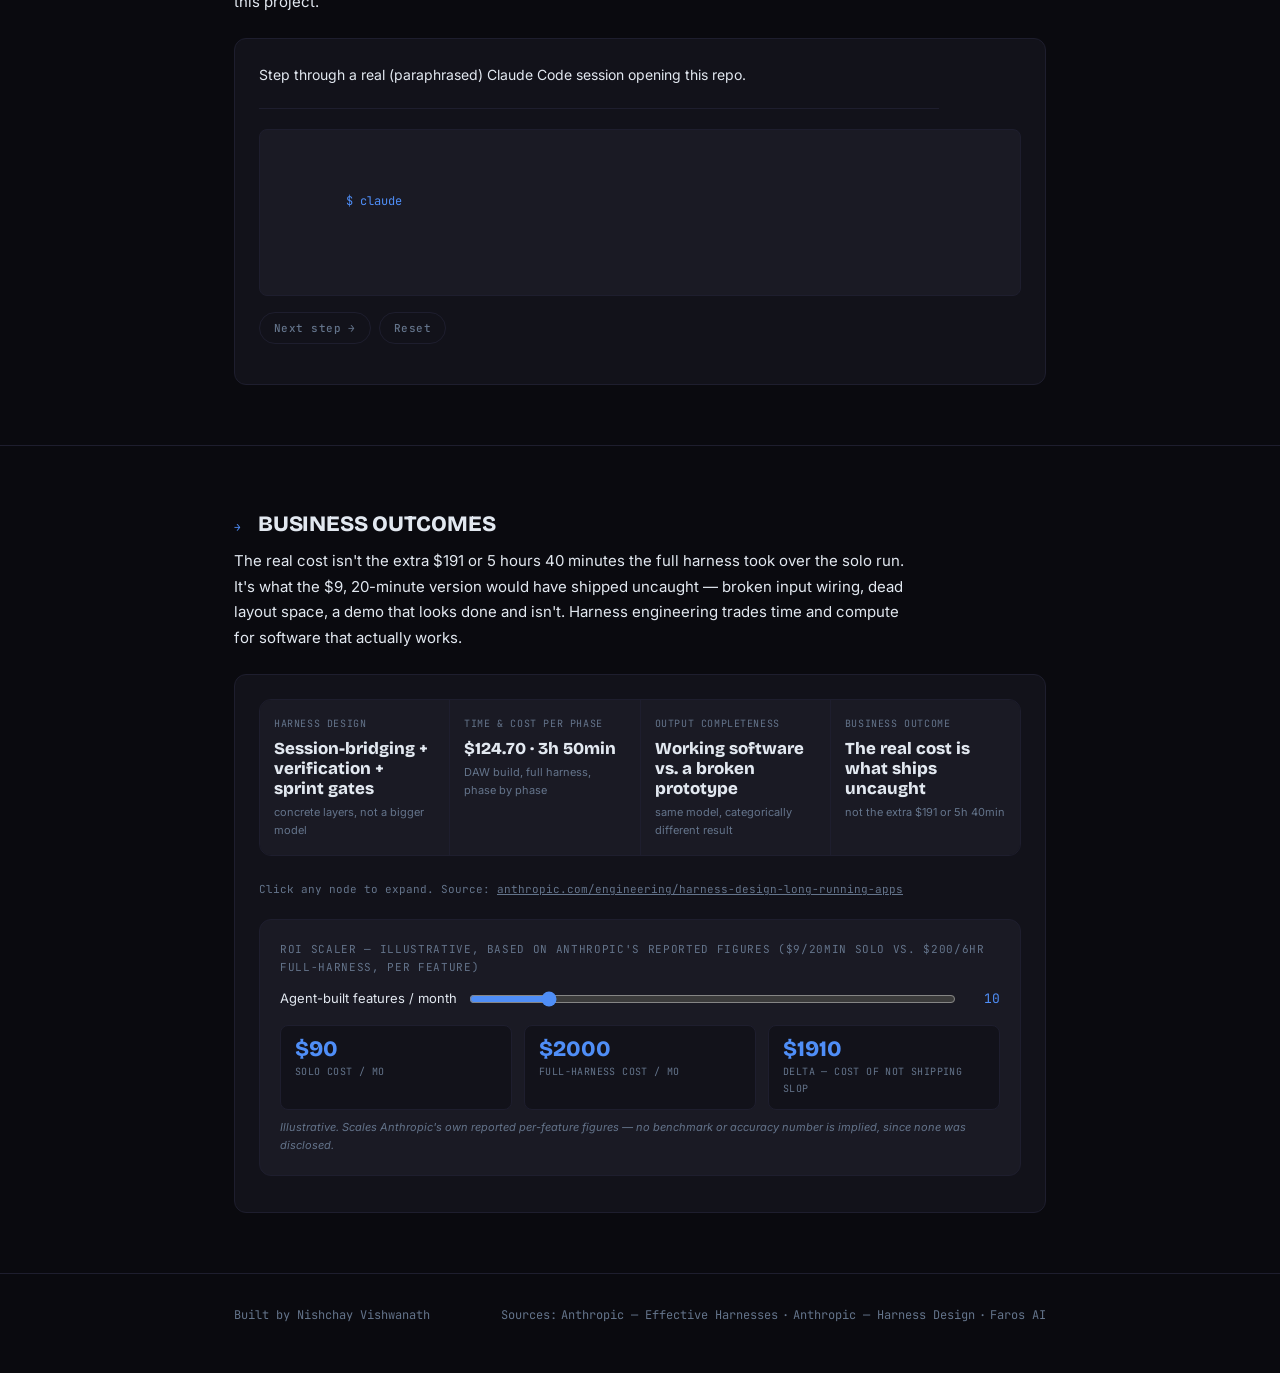
<file: chapters/04-harness-engineering/index.html>
<!DOCTYPE html>
<html lang="en">
<head>
  <meta charset="UTF-8">
  <meta name="viewport" content="width=device-width, initial-scale=1.0">
  <title>Agent Harness Engineering — Primer by Nishchay Vishwanath</title>
  <meta name="description" content="It looked done in 20 minutes. It didn't work. The harness around the model — not a smarter one — is what closes that gap. Six concepts, six live demos.">
  <link rel="stylesheet" href="style.css">
</head>
<body>

  <button class="theme-toggle" id="theme-toggle">Light</button>

  <nav class="top-nav">
    <div class="container top-nav-inner">
      <a href="../../">← Primer</a>
      <a href="https://nishchay.me" target="_blank" rel="noopener">nishchay.me ↗</a>
    </div>
  </nav>

  <main>

    <div class="container">
      <header class="page-header">
        <div class="chapter-badge">CHAPTER 04</div>
        <h1 class="page-title">Agent Harness Engineering</h1>
        <p class="page-subtitle">
          Based on
          <a href="https://www.anthropic.com/engineering/effective-harnesses-for-long-running-agents" target="_blank" rel="noopener">Anthropic Engineering</a>
          and
          <a href="https://www.faros.ai/blog/harness-engineering" target="_blank" rel="noopener">Faros AI</a>
        </p>
      </header>

      <section class="intro-section">
        <p class="intro-body">
          You gave an agent 20 minutes and $9 and got something that looks like a working app —
          but the input wiring is broken and half the layout is dead space.
          <strong>Swapping in a smarter model doesn't fix that.</strong> The industry has moved
          through prompt engineering, then context engineering — but the layer that actually
          determines whether an agent ships working software is the harness wrapped around it:
          the tools, verification loops, and checkpoints that turn one-shot generation into
          something that actually works.
        </p>
        <p class="intro-body">
          This chapter covers six concrete harness decisions, using Anthropic's own reported
          numbers from building Claude Code and the Claude Agent SDK:
          <a href="https://www.anthropic.com/engineering/harness-design-long-running-apps" target="_blank" rel="noopener">the same model, run solo vs. with a full harness, cost 20x less and shipped broken input wiring</a> —
          or cost 20x more and shipped working gameplay plus features nobody asked for.
        </p>
      </section>
    </div>

    <!-- ─── 01 AGENT = MODEL + HARNESS ─────────────────────────── -->
    <section class="concept-section" id="concept-01">
      <div class="container">
        <div class="section-header">
          <span class="section-number">01</span>
          <h2 class="section-title">AGENT = MODEL + HARNESS</h2>
        </div>
        <p class="section-quote">"Harness engineering: the surrounding infrastructure determines reliability, not model capability alone." — Faros AI</p>
        <p class="section-body">
          Same model. Same task. Two different harnesses. Anthropic's own retro-game-maker build ran solo in 20 minutes for $9 — and shipped broken input wiring and dead layout space. The full-harness run took 6 hours and cost $200, over 20x more — and shipped working gameplay, plus a sprite generator and level designer nobody asked for. The model never changed.
        </p>
        <div class="stat-chips">
          <div class="stat-chip warn">
            <div class="stat-chip-value">$9 / 20 min</div>
            <div class="stat-chip-label">solo run</div>
          </div>
          <div class="stat-chip good">
            <div class="stat-chip-value">$200 / 6 hr</div>
            <div class="stat-chip-label">full-harness run</div>
          </div>
          <div class="stat-chip accent">
            <div class="stat-chip-value">20x</div>
            <div class="stat-chip-label">cost multiplier, same model</div>
          </div>
        </div>
        <div class="component-card" id="component-01"></div>
      </div>
    </section>

    <!-- ─── 02 THE ONE-SHOT CEILING ─────────────────────────────── -->
    <section class="concept-section" id="concept-02">
      <div class="container">
        <div class="section-header">
          <span class="section-number">02</span>
          <h2 class="section-title">THE ONE-SHOT CEILING</h2>
        </div>
        <p class="section-quote">"Each new session begins with no memory of what came before — agents need a way to bridge the gap between coding sessions." — Anthropic Engineering</p>
        <p class="section-body">
          A single continuous session has a hard ceiling: the context window. Without a way to bridge sessions, an agent nearing that ceiling rushes to declare "done" — leaving an untested, undocumented, possibly broken feature behind. Anthropic's fix: an initializer agent sets up a shared feature list and progress file once, then every session after it does one feature, tests it, and leaves a clean handoff for the next.
        </p>
        <div class="stat-chips">
          <div class="stat-chip warn">
            <div class="stat-chip-value">no memory</div>
            <div class="stat-chip-label">each new session, by default</div>
          </div>
          <div class="stat-chip accent">
            <div class="stat-chip-value">200+ features</div>
            <div class="stat-chip-label">tracked across sessions in one build</div>
          </div>
        </div>
        <div class="component-card" id="component-02"></div>
      </div>
    </section>

    <!-- ─── 03 THE VERIFICATION GATE ────────────────────────────── -->
    <section class="concept-section" id="concept-03">
      <div class="container">
        <div class="section-header">
          <span class="section-number">03</span>
          <h2 class="section-title">THE VERIFICATION GATE</h2>
        </div>
        <p class="section-quote">"Clean state" means "the kind of code that would be appropriate for merging to a main branch: there are no major bugs, the code is orderly and well-documented." — Anthropic Engineering</p>
        <p class="section-body">
          Without a test-before-exit gate, an agent edits a file, glances at the diff, decides it looks right, and marks the task complete — the same failure pattern whether the model is careful or careless. Anthropic's coding-agent pattern runs a browser-automation test before allowing a feature to be marked done, catching the exact bug a "looks fine" read-through misses.
        </p>
        <div class="stat-chips">
          <div class="stat-chip warn">
            <div class="stat-chip-value">looks correct</div>
            <div class="stat-chip-label">without a test gate</div>
          </div>
          <div class="stat-chip good">
            <div class="stat-chip-value">test-verified</div>
            <div class="stat-chip-label">with a test gate</div>
          </div>
        </div>
        <div class="component-card" id="component-03"></div>
      </div>
    </section>

    <!-- ─── 04 PLANNER → GENERATOR → EVALUATOR ─────────────────── -->
    <section class="concept-section" id="concept-04">
      <div class="container">
        <div class="section-header">
          <span class="section-number">04</span>
          <h2 class="section-title">PLANNER → GENERATOR → EVALUATOR</h2>
        </div>
        <p class="section-quote">"A planner breaks the big task into smaller chunks. A generator builds each chunk. An evaluator reviews the output and sends feedback." — Anthropic Engineering</p>
        <p class="section-body">
          Anthropic's Digital Audio Workstation build ran this three-agent architecture end to end — every phase timed and priced. Click through the real breakdown: a planning pass, then three build/QA rounds, each round's evaluator feedback shaping the next round's build.
        </p>
        <div class="stat-chips">
          <div class="stat-chip accent">
            <div class="stat-chip-value">7 phases</div>
            <div class="stat-chip-label">planner + 3 build/QA rounds</div>
          </div>
          <div class="stat-chip">
            <div class="stat-chip-value">$124.70</div>
            <div class="stat-chip-label">total cost, 3h 50min</div>
          </div>
        </div>
        <div class="component-card" id="component-04"></div>
      </div>
    </section>

    <!-- ─── 05 SPRINT DECOMPOSITION ─────────────────────────────── -->
    <section class="concept-section" id="concept-05">
      <div class="container">
        <div class="section-header">
          <span class="section-number">05</span>
          <h2 class="section-title">SPRINT DECOMPOSITION</h2>
        </div>
        <p class="section-quote">"Sprint 3 alone had 27 criteria covering the level editor." — Anthropic Engineering</p>
        <p class="section-body">
          A continuous, undecomposed generation run gave Anthropic's team no checkpoint to catch quality drift until the whole run finished — one comparison ran over two hours before any evaluation happened. Breaking the same work into sprints, each gated by its own evaluator criteria, surfaces problems chunk by chunk instead of at the end. Chunking is a harness decision — the model never "decided" to checkpoint itself.
        </p>
        <div class="stat-chips">
          <div class="stat-chip warn">
            <div class="stat-chip-value">2+ hours</div>
            <div class="stat-chip-label">continuous run, no checkpoint</div>
          </div>
          <div class="stat-chip accent">
            <div class="stat-chip-value">27 criteria</div>
            <div class="stat-chip-label">Sprint 3, gated before continuing</div>
          </div>
        </div>
        <div class="component-card" id="component-05"></div>
      </div>
    </section>

    <!-- ─── 06 HARNESS ARTIFACTS IN THE WILD ───────────────────── -->
    <section class="concept-section" id="concept-06">
      <div class="container">
        <div class="section-header">
          <span class="section-number">06</span>
          <h2 class="section-title">HARNESS ARTIFACTS IN THE WILD</h2>
        </div>
        <p class="section-quote">"This memory is 13 days old — verify against current code before asserting as fact." — a real guardrail from this author's own Claude Code memory system</p>
        <p class="section-body">
          Harness engineering isn't unique to Anthropic's published case studies — it's in the repo this exact chapter was built in. A CLAUDE.md file with a PII guardrail. A memory system that flags its own staleness before you trust it. A custom skill that encodes an entire build process so it doesn't have to be re-explained every time. Step through a real (paraphrased) session opening this project.
        </p>
        <div class="component-card" id="component-06"></div>
      </div>
    </section>

    <!-- ─── OUTCOMES ───────────────────────────────────────────── -->
    <section class="outcomes-section" id="outcomes">
      <div class="container">
        <div class="section-header">
          <span class="section-number">→</span>
          <h2 class="section-title">BUSINESS OUTCOMES</h2>
        </div>
        <p class="section-body">
          The real cost isn't the extra $191 or 5 hours 40 minutes the full harness took over the solo run. It's what the $9, 20-minute version would have shipped uncaught — broken input wiring, dead layout space, a demo that looks done and isn't. Harness engineering trades time and compute for software that actually works.
        </p>
        <div class="component-card" id="component-outcomes"></div>
      </div>
    </section>

    <footer class="page-footer">
      <div class="container footer-inner">
        <span>Built by <a href="https://nishchay.me" target="_blank" rel="noopener">Nishchay Vishwanath</a></span>
        <span class="footer-sources">
          Sources:
          <a href="https://www.anthropic.com/engineering/effective-harnesses-for-long-running-agents" target="_blank" rel="noopener">Anthropic — Effective Harnesses</a> ·
          <a href="https://www.anthropic.com/engineering/harness-design-long-running-apps" target="_blank" rel="noopener">Anthropic — Harness Design</a> ·
          <a href="https://www.faros.ai/blog/harness-engineering" target="_blank" rel="noopener">Faros AI</a>
        </span>
      </div>
    </footer>

  </main>

  <script src="components.js"></script>
  <script>
    const toggle = document.getElementById('theme-toggle');
    toggle.onclick = function() {
      const t = document.documentElement.dataset.theme === 'light' ? '' : 'light';
      document.documentElement.dataset.theme = t;
      localStorage.setItem('nish-theme', t);
      toggle.textContent = t === 'light' ? 'Dark' : 'Light';
    };
    if (localStorage.getItem('nish-theme') === 'light') {
      document.documentElement.dataset.theme = 'light';
      toggle.textContent = 'Dark';
    }
    initC01();
    initC02();
    initC03();
    initC04();
    initC05();
    initC06();
    initOutcomes();
  </script>

</body>
</html>
</file>
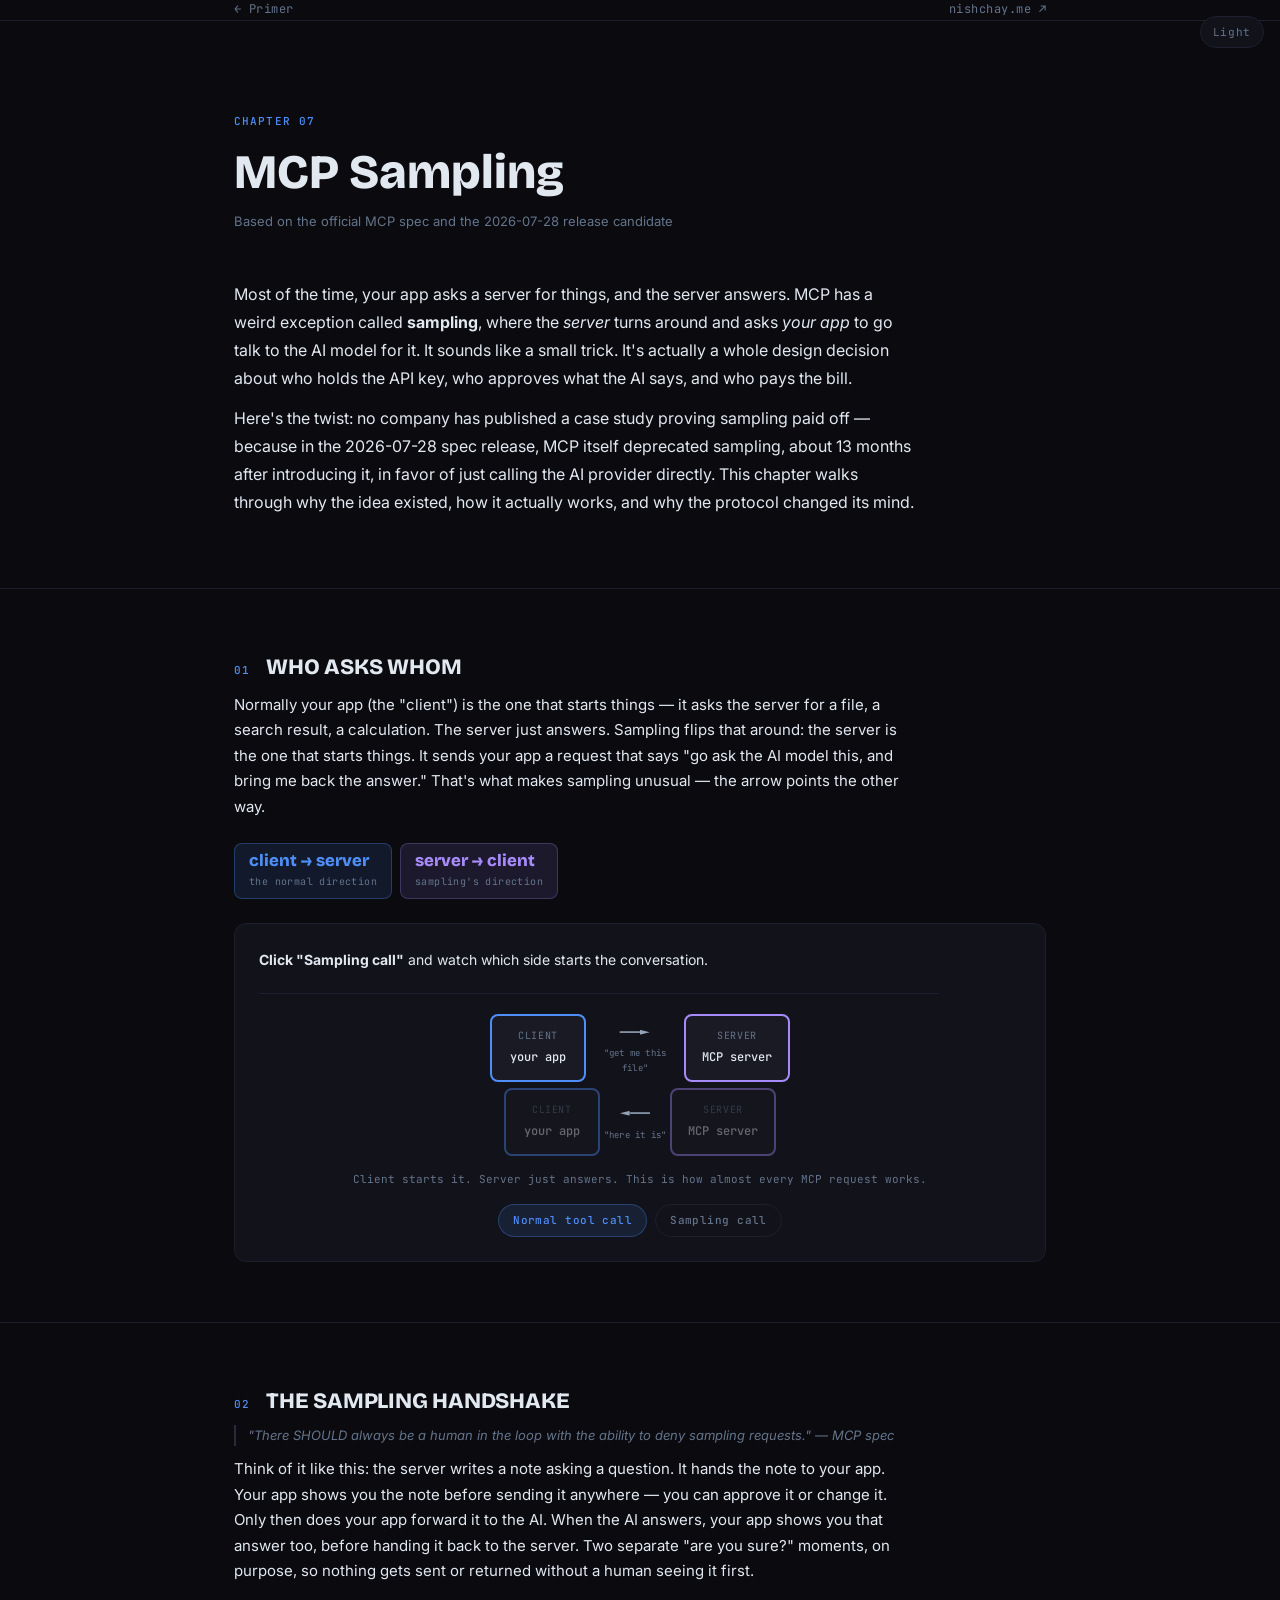
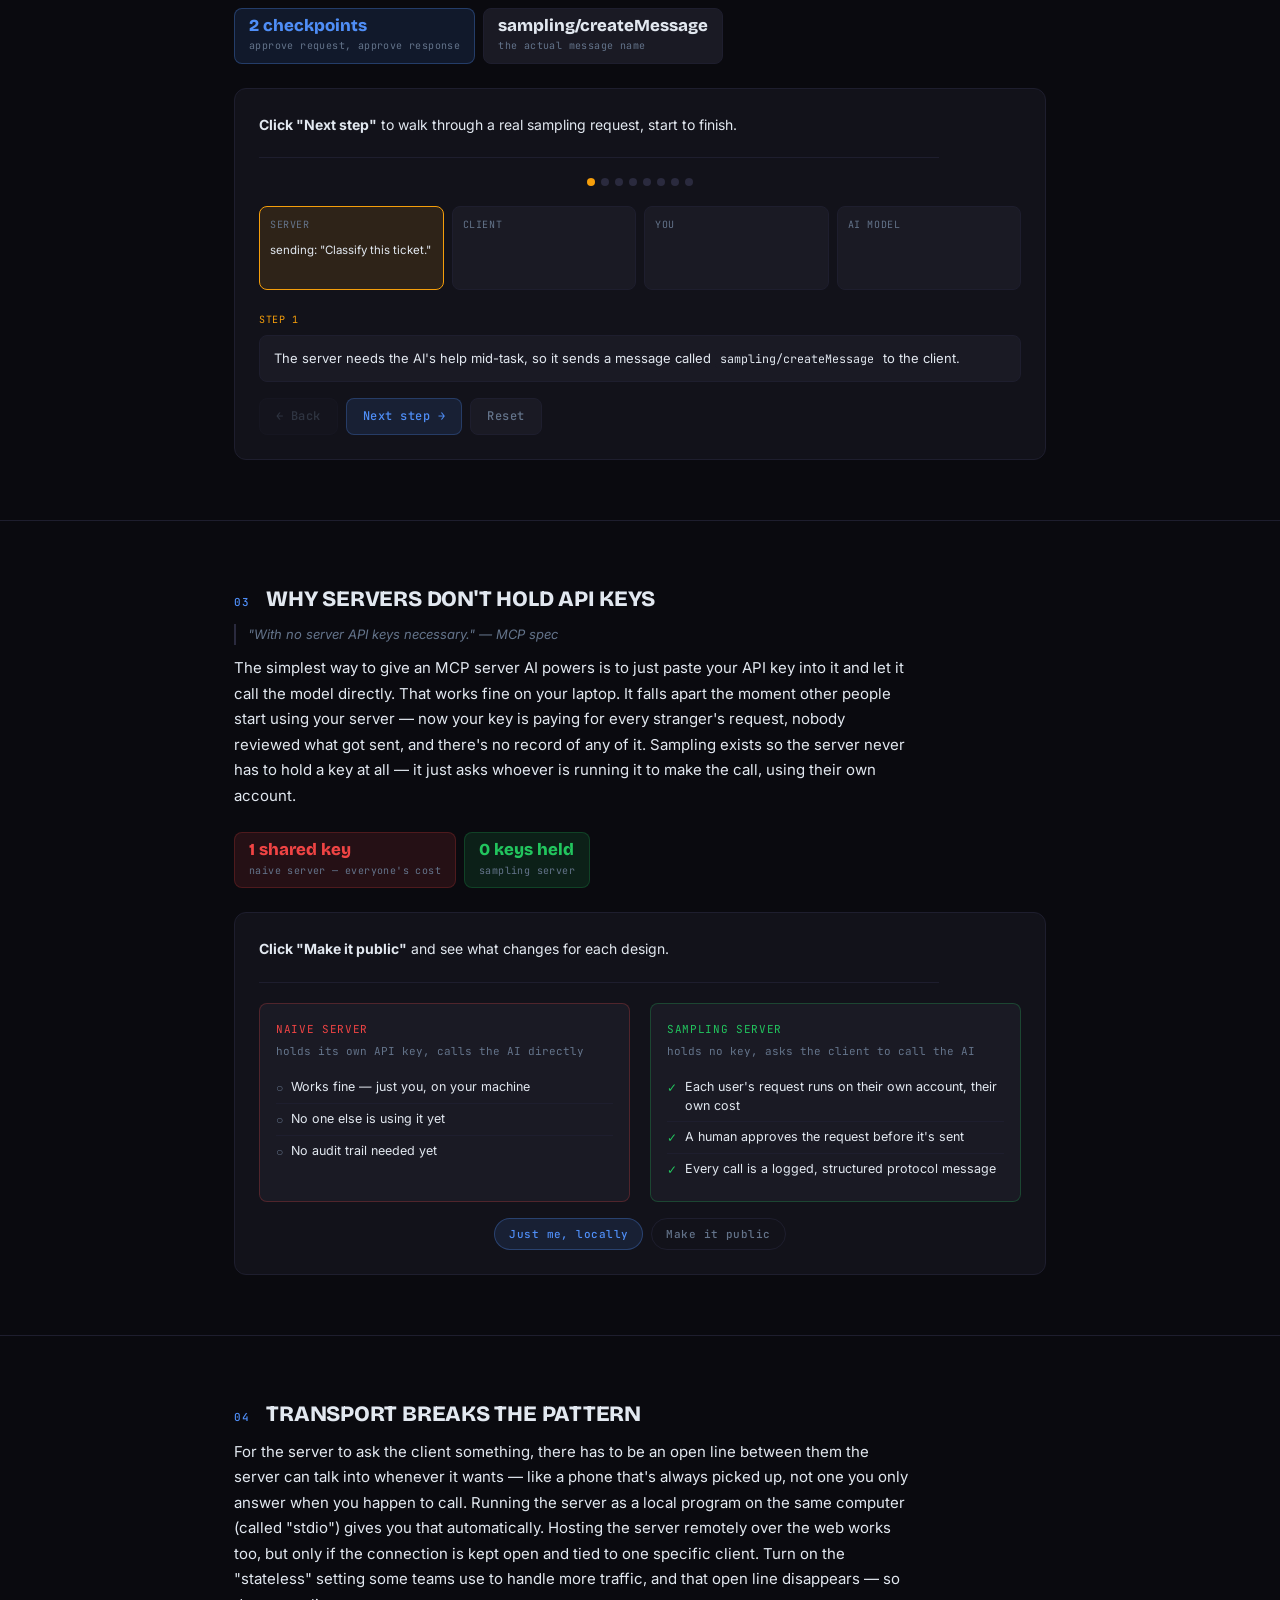
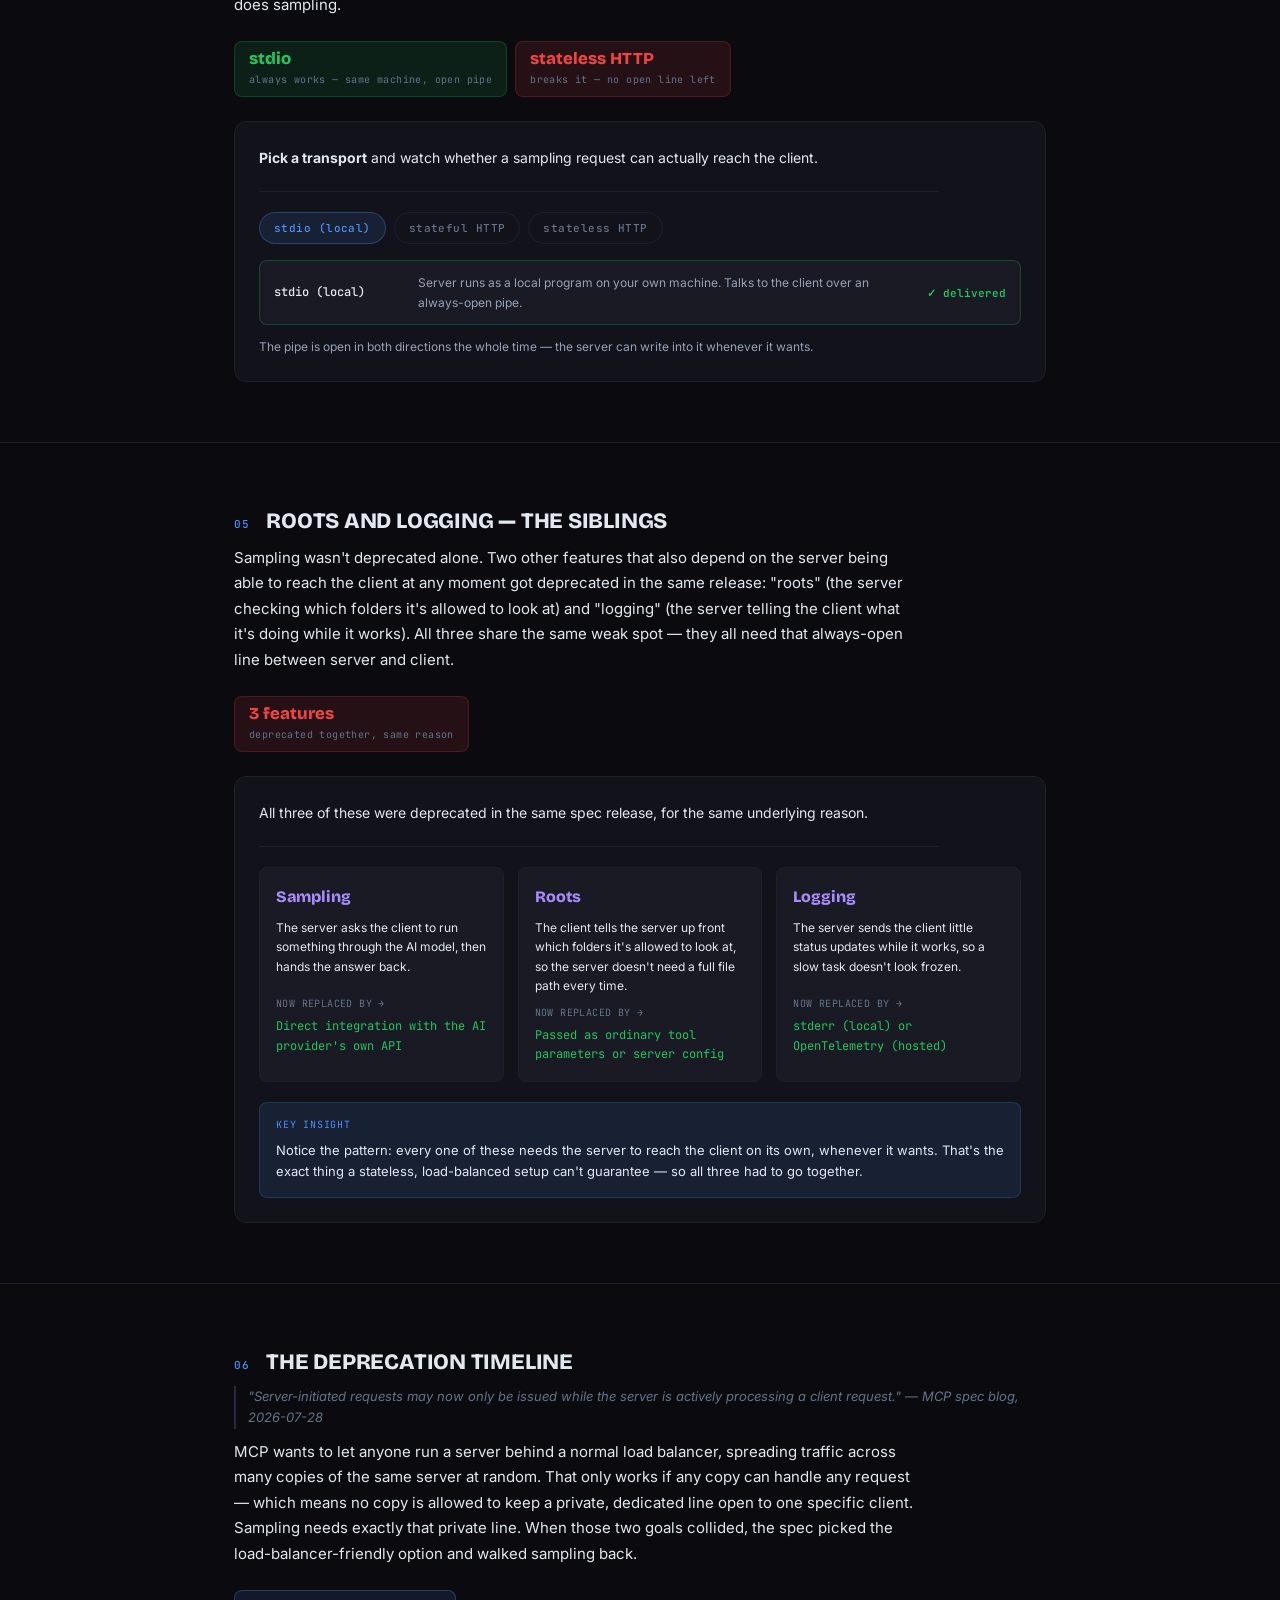
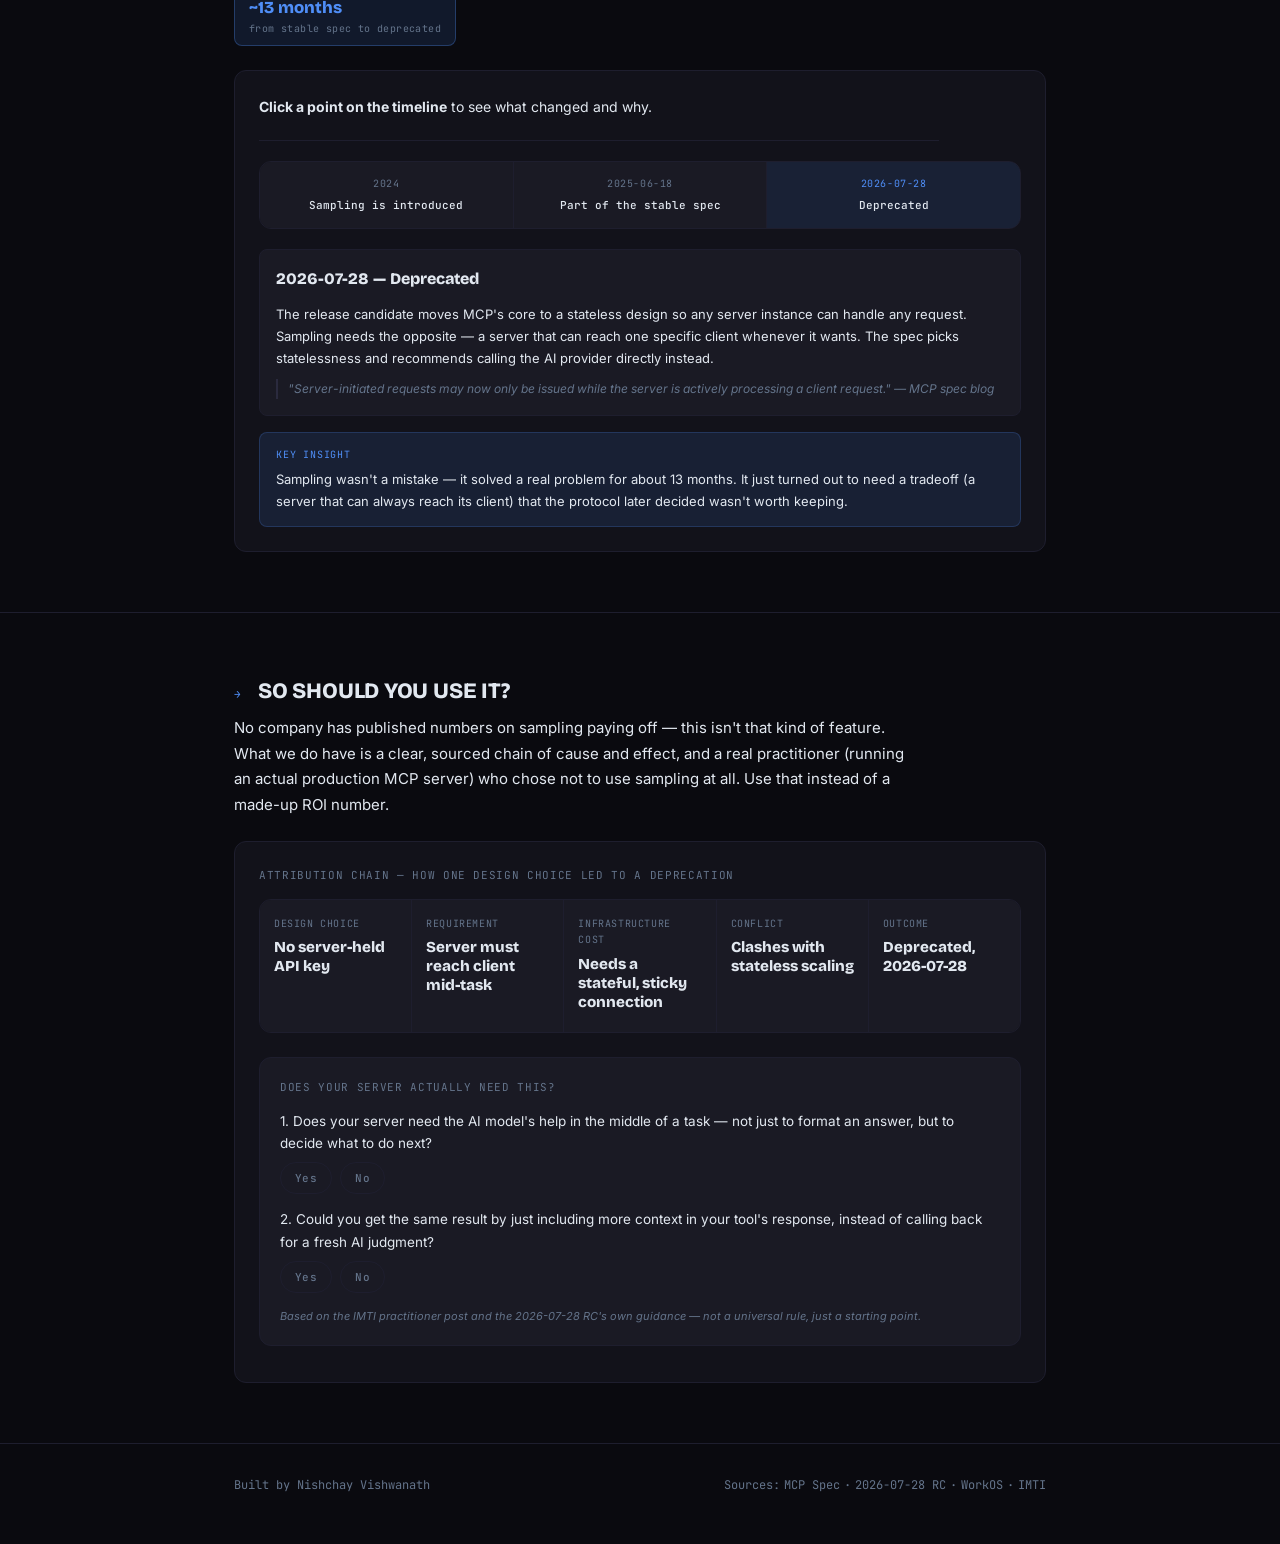
<file: chapters/07-mcp-sampling/index.html>
<!DOCTYPE html>
<html lang="en">
<head>
  <meta charset="UTF-8">
  <meta name="viewport" content="width=device-width, initial-scale=1.0">
  <title>MCP Sampling — Primer by Nishchay Vishwanath</title>
  <meta name="description" content="Why MCP lets a server ask the client to call the AI model for it — and why the protocol just deprecated that idea. Six concepts, six live demos.">
  <link rel="stylesheet" href="style.css">
</head>
<body>

  <button class="theme-toggle" id="theme-toggle">Light</button>

  <nav class="top-nav">
    <div class="container top-nav-inner">
      <a href="../../">← Primer</a>
      <a href="https://nishchay.me" target="_blank" rel="noopener">nishchay.me ↗</a>
    </div>
  </nav>

  <main>

    <div class="container">
      <header class="page-header">
        <div class="chapter-badge">CHAPTER 07</div>
        <h1 class="page-title">MCP Sampling</h1>
        <p class="page-subtitle">
          Based on the
          <a href="https://modelcontextprotocol.io/specification/2025-06-18/client/sampling" target="_blank" rel="noopener">official MCP spec</a>
          and the
          <a href="https://blog.modelcontextprotocol.io/posts/2026-07-28-release-candidate/" target="_blank" rel="noopener">2026-07-28 release candidate</a>
        </p>
      </header>

      <section class="intro-section">
        <p class="intro-body">
          Most of the time, your app asks a server for things, and the server answers. MCP has a weird exception called <strong>sampling</strong>, where the <em>server</em> turns around and asks <em>your app</em> to go talk to the AI model for it. It sounds like a small trick. It's actually a whole design decision about who holds the API key, who approves what the AI says, and who pays the bill.
        </p>
        <p class="intro-body">
          Here's the twist: no company has published a case study proving sampling paid off — because in the <a href="https://blog.modelcontextprotocol.io/posts/2026-07-28-release-candidate/" target="_blank" rel="noopener">2026-07-28 spec release</a>, MCP itself deprecated sampling, about 13 months after introducing it, in favor of just calling the AI provider directly. This chapter walks through why the idea existed, how it actually works, and why the protocol changed its mind.
        </p>
      </section>
    </div>

    <!-- ─── 01 CLIENT-INITIATED VS. SERVER-INITIATED ──────────── -->
    <section class="concept-section" id="concept-01">
      <div class="container">
        <div class="section-header">
          <span class="section-number">01</span>
          <h2 class="section-title">WHO ASKS WHOM</h2>
        </div>
        <p class="section-body">
          Normally your app (the "client") is the one that starts things — it asks the server for a file, a search result, a calculation. The server just answers. Sampling flips that around: the server is the one that starts things. It sends your app a request that says "go ask the AI model this, and bring me back the answer." That's what makes sampling unusual — the arrow points the other way.
        </p>
        <div class="stat-chips">
          <div class="stat-chip accent">
            <div class="stat-chip-value">client → server</div>
            <div class="stat-chip-label">the normal direction</div>
          </div>
          <div class="stat-chip info">
            <div class="stat-chip-value">server → client</div>
            <div class="stat-chip-label">sampling's direction</div>
          </div>
        </div>
        <div class="component-card" id="component-01"></div>
      </div>
    </section>

    <!-- ─── 02 THE SAMPLING HANDSHAKE ──────────────────────────── -->
    <section class="concept-section" id="concept-02">
      <div class="container">
        <div class="section-header">
          <span class="section-number">02</span>
          <h2 class="section-title">THE SAMPLING HANDSHAKE</h2>
        </div>
        <p class="section-quote">"There SHOULD always be a human in the loop with the ability to deny sampling requests." — MCP spec</p>
        <p class="section-body">
          Think of it like this: the server writes a note asking a question. It hands the note to your app. Your app shows you the note before sending it anywhere — you can approve it or change it. Only then does your app forward it to the AI. When the AI answers, your app shows you that answer too, before handing it back to the server. Two separate "are you sure?" moments, on purpose, so nothing gets sent or returned without a human seeing it first.
        </p>
        <div class="stat-chips">
          <div class="stat-chip accent">
            <div class="stat-chip-value">2 checkpoints</div>
            <div class="stat-chip-label">approve request, approve response</div>
          </div>
          <div class="stat-chip">
            <div class="stat-chip-value">sampling/createMessage</div>
            <div class="stat-chip-label">the actual message name</div>
          </div>
        </div>
        <div class="component-card" id="component-02"></div>
      </div>
    </section>

    <!-- ─── 03 WHY SERVERS DON'T HOLD API KEYS ─────────────────── -->
    <section class="concept-section" id="concept-03">
      <div class="container">
        <div class="section-header">
          <span class="section-number">03</span>
          <h2 class="section-title">WHY SERVERS DON'T HOLD API KEYS</h2>
        </div>
        <p class="section-quote">"With no server API keys necessary." — MCP spec</p>
        <p class="section-body">
          The simplest way to give an MCP server AI powers is to just paste your API key into it and let it call the model directly. That works fine on your laptop. It falls apart the moment other people start using your server — now your key is paying for every stranger's request, nobody reviewed what got sent, and there's no record of any of it. Sampling exists so the server never has to hold a key at all — it just asks whoever is running it to make the call, using their own account.
        </p>
        <div class="stat-chips">
          <div class="stat-chip warn">
            <div class="stat-chip-value">1 shared key</div>
            <div class="stat-chip-label">naive server — everyone's cost</div>
          </div>
          <div class="stat-chip good">
            <div class="stat-chip-value">0 keys held</div>
            <div class="stat-chip-label">sampling server</div>
          </div>
        </div>
        <div class="component-card" id="component-03"></div>
      </div>
    </section>

    <!-- ─── 04 TRANSPORT BREAKS THE PATTERN ────────────────────── -->
    <section class="concept-section" id="concept-04">
      <div class="container">
        <div class="section-header">
          <span class="section-number">04</span>
          <h2 class="section-title">TRANSPORT BREAKS THE PATTERN</h2>
        </div>
        <p class="section-body">
          For the server to ask the client something, there has to be an open line between them the server can talk into whenever it wants — like a phone that's always picked up, not one you only answer when you happen to call. Running the server as a local program on the same computer (called "stdio") gives you that automatically. Hosting the server remotely over the web works too, but only if the connection is kept open and tied to one specific client. Turn on the "stateless" setting some teams use to handle more traffic, and that open line disappears — so does sampling.
        </p>
        <div class="stat-chips">
          <div class="stat-chip good">
            <div class="stat-chip-value">stdio</div>
            <div class="stat-chip-label">always works — same machine, open pipe</div>
          </div>
          <div class="stat-chip warn">
            <div class="stat-chip-value">stateless HTTP</div>
            <div class="stat-chip-label">breaks it — no open line left</div>
          </div>
        </div>
        <div class="component-card" id="component-04"></div>
      </div>
    </section>

    <!-- ─── 05 ROOTS AND LOGGING — THE SIBLINGS ────────────────── -->
    <section class="concept-section" id="concept-05">
      <div class="container">
        <div class="section-header">
          <span class="section-number">05</span>
          <h2 class="section-title">ROOTS AND LOGGING — THE SIBLINGS</h2>
        </div>
        <p class="section-body">
          Sampling wasn't deprecated alone. Two other features that also depend on the server being able to reach the client at any moment got deprecated in the same release: "roots" (the server checking which folders it's allowed to look at) and "logging" (the server telling the client what it's doing while it works). All three share the same weak spot — they all need that always-open line between server and client.
        </p>
        <div class="stat-chips">
          <div class="stat-chip warn">
            <div class="stat-chip-value">3 features</div>
            <div class="stat-chip-label">deprecated together, same reason</div>
          </div>
        </div>
        <div class="component-card" id="component-05"></div>
      </div>
    </section>

    <!-- ─── 06 THE DEPRECATION TIMELINE ────────────────────────── -->
    <section class="concept-section" id="concept-06">
      <div class="container">
        <div class="section-header">
          <span class="section-number">06</span>
          <h2 class="section-title">THE DEPRECATION TIMELINE</h2>
        </div>
        <p class="section-quote">"Server-initiated requests may now only be issued while the server is actively processing a client request." — MCP spec blog, 2026-07-28</p>
        <p class="section-body">
          MCP wants to let anyone run a server behind a normal load balancer, spreading traffic across many copies of the same server at random. That only works if any copy can handle any request — which means no copy is allowed to keep a private, dedicated line open to one specific client. Sampling needs exactly that private line. When those two goals collided, the spec picked the load-balancer-friendly option and walked sampling back.
        </p>
        <div class="stat-chips">
          <div class="stat-chip accent">
            <div class="stat-chip-value">~13 months</div>
            <div class="stat-chip-label">from stable spec to deprecated</div>
          </div>
        </div>
        <div class="component-card" id="component-06"></div>
      </div>
    </section>

    <!-- ─── OUTCOMES ───────────────────────────────────────────── -->
    <section class="outcomes-section" id="outcomes">
      <div class="container">
        <div class="section-header">
          <span class="section-number">→</span>
          <h2 class="section-title">SO SHOULD YOU USE IT?</h2>
        </div>
        <p class="section-body">
          No company has published numbers on sampling paying off — this isn't that kind of feature. What we do have is a clear, sourced chain of cause and effect, and a real practitioner (running an actual production MCP server) who chose not to use sampling at all. Use that instead of a made-up ROI number.
        </p>
        <div class="component-card" id="component-outcomes"></div>
      </div>
    </section>

    <footer class="page-footer">
      <div class="container footer-inner">
        <span>Built by <a href="https://nishchay.me" target="_blank" rel="noopener">Nishchay Vishwanath</a></span>
        <span class="footer-sources">
          Sources:
          <a href="https://modelcontextprotocol.io/specification/2025-06-18/client/sampling" target="_blank" rel="noopener">MCP Spec</a> ·
          <a href="https://blog.modelcontextprotocol.io/posts/2026-07-28-release-candidate/" target="_blank" rel="noopener">2026-07-28 RC</a> ·
          <a href="https://workos.com/blog/mcp-sampling" target="_blank" rel="noopener">WorkOS</a> ·
          <a href="https://imti.co/mcp-sampling/" target="_blank" rel="noopener">IMTI</a>
        </span>
      </div>
    </footer>

  </main>

  <script src="components.js"></script>
  <script>
    const toggle = document.getElementById('theme-toggle');
    toggle.onclick = function() {
      const t = document.documentElement.dataset.theme === 'light' ? '' : 'light';
      document.documentElement.dataset.theme = t;
      localStorage.setItem('nish-theme', t);
      toggle.textContent = t === 'light' ? 'Dark' : 'Light';
    };
    if (localStorage.getItem('nish-theme') === 'light') {
      document.documentElement.dataset.theme = 'light';
      toggle.textContent = 'Dark';
    }
    initC01();
    initC02();
    initC03();
    initC04();
    initC05();
    initC06();
    initOutcomes();
  </script>

</body>
</html>
</file>
<file: roadmap/style.css>
/* ═══════════════════════════════════════════════════════════
   style.css — Agent Learning Roadmap (personal tracker, not a chapter)
   Tokens from design-system/tokens.css + chrome from chapters/02-agentic-loops
═══════════════════════════════════════════════════════════ */

/* ── Tokens (canonical, not the chapters' stripped copy) ── */
:root {
  --bg:        #0A0A0F;
  --surface:   #12121A;
  --surface-2: #1A1A24;

  --border:    #1E1E2E;
  --border-2:  #2A2A3E;

  --text:      #E2E8F0;
  --muted:     #64748B;
  --muted-2:   #94A3B8;

  --blue:      #4F8EF7;
  --teal:      #2DD4BF;
  --amber:     #F59E0B;
  --green:     #22C55E;
  --red:       #EF4444;
  --purple:    #A78BFA;

  --blue-dim:   rgba(79, 142, 247, 0.12);
  --teal-dim:   rgba(45, 212, 191, 0.12);
  --amber-dim:  rgba(245, 158, 11, 0.12);
  --green-dim:  rgba(34, 197, 94, 0.12);
  --red-dim:    rgba(239, 68, 68, 0.12);
  --purple-dim: rgba(167, 139, 250, 0.12);

  --radius-card: 12px;
  --radius-el:   8px;
  --radius-pill: 999px;

  --font-display: 'Bricolage Grotesque', system-ui, sans-serif;
  --font-mono:    'JetBrains Mono', monospace;
  --font-body:    'Inter', system-ui, sans-serif;

  --max-w: 860px;
}

[data-theme="light"] {
  --bg:        #F8FAFC;
  --surface:   #FFFFFF;
  --surface-2: #F1F5F9;

  --border:    #E2E8F0;
  --border-2:  #CBD5E1;

  --text:      #0F172A;
  --muted:     #64748B;
  --muted-2:   #94A3B8;

  --blue:   #2563EB;
  --teal:   #0D9488;
  --amber:  #D97706;
  --green:  #16A34A;
  --red:    #DC2626;
  --purple: #7C3AED;

  --blue-dim:   rgba(37, 99, 235, 0.08);
  --teal-dim:   rgba(13, 148, 136, 0.08);
  --amber-dim:  rgba(217, 119, 6, 0.08);
  --green-dim:  rgba(22, 163, 74, 0.08);
  --red-dim:    rgba(220, 38, 38, 0.08);
  --purple-dim: rgba(124, 58, 237, 0.08);
}

/* ── Reset ── */
*, *::before, *::after { box-sizing: border-box; margin: 0; padding: 0; }

body {
  background: var(--bg);
  color: var(--text);
  font-family: var(--font-body);
  font-size: 15px;
  line-height: 1.65;
  -webkit-font-smoothing: antialiased;
  transition: background 0.2s ease, color 0.2s ease;
  min-height: 100vh;
}

a { color: inherit; text-decoration: none; }
button { cursor: pointer; border: none; background: none; font: inherit; color: inherit; }

.container {
  max-width: var(--max-w);
  margin: 0 auto;
  padding: 0 24px;
}

/* ── Theme toggle ── */
.theme-toggle {
  position: fixed;
  top: 16px;
  right: 20px;
  z-index: 200;
  padding: 6px 14px;
  border-radius: var(--radius-pill);
  border: 1px solid var(--border);
  background: var(--surface);
  color: var(--muted);
  font-family: var(--font-mono);
  font-size: 11px;
  letter-spacing: 0.06em;
  cursor: pointer;
  transition: color 0.15s ease, border-color 0.15s ease, background 0.2s ease;
}
.theme-toggle:hover { color: var(--text); border-color: var(--muted); }

/* ── Top nav ── */
.top-nav { border-bottom: 1px solid var(--border); }
.top-nav-inner {
  display: flex;
  align-items: center;
  justify-content: space-between;
  padding: 12px 0;
  font-family: var(--font-mono);
  font-size: 11px;
  letter-spacing: 0.05em;
}
.top-nav a { color: var(--muted); transition: color 0.15s ease; }
.top-nav a:hover { color: var(--text); }

/* ── Header ── */
.site-header {
  padding: 56px 0 32px;
  border-bottom: 1px solid var(--border);
}

.site-title {
  font-family: var(--font-display);
  font-weight: 800;
  font-size: clamp(28px, 5vw, 44px);
  letter-spacing: -0.02em;
  line-height: 1.1;
  color: var(--text);
  margin-bottom: 12px;
}

.site-attribution {
  font-family: var(--font-mono);
  font-size: 12px;
  color: var(--muted);
  letter-spacing: 0.04em;
  max-width: 560px;
  line-height: 1.6;
}

/* ── Progress dashboard ── */
.dash-section {
  padding: 32px 0;
  border-bottom: 1px solid var(--border);
}

.stat-row {
  display: flex;
  gap: 16px;
  flex-wrap: wrap;
  margin-bottom: 20px;
}

.stat-item {
  background: var(--surface-2);
  border: 1px solid var(--border);
  border-radius: var(--radius-card);
  padding: 16px 20px;
  flex: 1;
  min-width: 140px;
}

.stat-value {
  font-family: var(--font-display);
  font-size: 1.75rem;
  font-weight: 800;
  color: var(--blue);
  line-height: 1;
  margin-bottom: 6px;
}

.stat-label {
  font-family: var(--font-mono);
  font-size: 0.7rem;
  color: var(--muted);
  letter-spacing: 0.06em;
  text-transform: uppercase;
}

.stat-item-overall {
  background: var(--surface-2);
  border-color: var(--blue);
}
.stat-item-overall .stat-value { color: var(--blue); }

/* ── The journey (overview section) ── */
.journey-section { padding: 8px 0 8px; }

.subnav {
  display: flex;
  gap: 20px;
  font-family: var(--font-mono);
  font-size: 12px;
  letter-spacing: 0.04em;
}
.subnav a { color: var(--muted); transition: color 0.15s ease; }
.subnav a:hover { color: var(--blue); }

/* ── Roadmap sections ── */
.main-content { padding-bottom: 40px; }

.roadmap-section { padding: 48px 0 16px; }

.roadmap-h2 {
  font-family: var(--font-display);
  font-weight: 800;
  font-size: clamp(20px, 3vw, 26px);
  letter-spacing: -0.01em;
  color: var(--text);
  margin-bottom: 8px;
}

.roadmap-intro {
  font-size: 14px;
  color: var(--muted-2);
  line-height: 1.6;
  max-width: 640px;
  margin-bottom: 24px;
}

/* ── Why this page exists ── */
.why-section { padding: 40px 0 8px; }
.why-body { max-width: 640px; }
.why-body p {
  font-size: 15px;
  color: var(--text);
  line-height: 1.7;
  margin-bottom: 16px;
}
.why-body p:last-child { margin-bottom: 0; }

/* ── Resource links (shared: wedge cards, tier groups, feature tracker) ── */
.resource-links {
  display: flex;
  flex-wrap: wrap;
  gap: 6px 16px;
  margin: 4px 0 16px;
}
.resource-links a {
  font-size: 12px;
  color: var(--muted);
  text-decoration: none;
  transition: color 0.15s ease;
}
.resource-links a:hover { color: var(--blue); }

/* ── Checkbox primitive (ported from journaling-app) ── */
.hh-box {
  width: 20px;
  height: 20px;
  border: 2px solid var(--border);
  border-radius: 5px;
  flex-shrink: 0;
  display: flex;
  align-items: center;
  justify-content: center;
  transition: background 0.15s ease, border-color 0.15s ease;
  font-size: 12px;
  font-weight: 700;
  color: transparent;
}
.hh-box::after { content: '✓'; }

.topic-row {
  display: flex;
  align-items: center;
  gap: 12px;
  padding: 10px 12px;
  border-radius: var(--radius-el);
  cursor: pointer;
  user-select: none;
  transition: background 0.15s ease;
}
.topic-row:hover { background: var(--surface-2); }
.topic-row.checked .hh-box { background: var(--green); border-color: var(--green); color: #000; }
.topic-row.checked .topic-text,
.topic-row.checked .topic-name {
  color: var(--muted);
  text-decoration: line-through;
  text-decoration-color: var(--border-2);
}

.topic-text {
  font-size: 14px;
  color: var(--text);
  line-height: 1.5;
}

.topic-row.with-desc { align-items: flex-start; }
.topic-row.with-desc .hh-box { margin-top: 2px; }
.topic-main { display: flex; flex-direction: column; gap: 3px; }
.topic-name { font-size: 14.5px; font-weight: 500; color: var(--text); }
.topic-desc { font-size: 13px; color: var(--muted-2); line-height: 1.55; }

/* ── Expand-card shell (shared by wedge-card + tier-group) ── */
.expand-card {
  background: var(--surface);
  border: 1px solid var(--border);
  border-radius: var(--radius-card);
  margin-bottom: 12px;
  overflow: hidden;
}
.expand-card summary { list-style: none; cursor: pointer; }
.expand-card summary::-webkit-details-marker { display: none; }

.wedge-summary,
.tier-summary {
  display: flex;
  align-items: center;
  gap: 14px;
  padding: 16px 20px;
}

.wedge-num {
  font-family: var(--font-mono);
  font-size: 1.1rem;
  font-weight: 700;
  color: var(--blue);
  flex-shrink: 0;
}

.wedge-action {
  font-size: 14.5px;
  font-weight: 500;
  color: var(--text);
  flex: 1;
}

.tier-label {
  font-family: var(--font-mono);
  font-size: 13px;
  font-weight: 600;
  letter-spacing: 0.04em;
  color: var(--teal);
  flex: 1;
}

.wedge-count,
.tier-count {
  font-family: var(--font-mono);
  font-size: 12px;
  color: var(--muted);
  flex-shrink: 0;
}

.wedge-caret,
.tier-caret {
  color: var(--muted);
  transition: transform 0.15s ease;
  flex-shrink: 0;
}
.expand-card[open] .wedge-caret,
.expand-card[open] .tier-caret { transform: rotate(180deg); }

.wedge-body,
.tier-body {
  padding: 4px 12px 16px;
  border-top: 1px solid var(--border);
  display: flex;
  flex-direction: column;
  gap: 2px;
}

.wedge-narrative {
  font-size: 13.5px;
  color: var(--muted-2);
  line-height: 1.6;
  font-style: italic;
  padding: 12px 4px 4px;
  margin: 0;
}
.wedge-body .resource-links,
.tier-body .resource-links {
  padding: 0 4px;
  margin: 0 0 12px;
}


/* ── Progress bar (Section B) ── */
.progress-bar-track {
  height: 6px;
  border-radius: 3px;
  background: var(--border);
  overflow: hidden;
  margin-bottom: 8px;
}
.progress-bar-fill {
  width: 0;
  height: 100%;
  background: var(--green);
  border-radius: 3px;
  transition: width 0.3s ease;
}
.progress-bar-label {
  font-family: var(--font-mono);
  font-size: 11px;
  color: var(--muted);
  margin-bottom: 20px;
}

/* ── Filter bar ── */
.filter-bar {
  display: flex;
  gap: 8px;
  flex-wrap: wrap;
  margin-bottom: 20px;
}

.toggle-btn {
  padding: 7px 16px;
  border-radius: 6px;
  font-family: var(--font-mono);
  font-size: 12px;
  cursor: pointer;
  border: 1px solid var(--border);
  background: transparent;
  color: var(--muted);
  transition: all 0.15s ease;
}
.toggle-btn.active {
  background: var(--blue-dim);
  border-color: var(--blue);
  color: var(--blue);
}
.toggle-btn:hover:not(.active) { border-color: var(--muted); color: var(--text); }

/* ── Feature list (Section B) ── */
.feat-list {
  display: flex;
  flex-direction: column;
  gap: 8px;
  margin-bottom: 16px;
}

.feat-row {
  display: flex;
  align-items: flex-start;
  gap: 14px;
  padding: 14px 16px;
  border: 1px solid var(--border);
  border-radius: var(--radius-card);
  cursor: pointer;
  transition: background 0.15s ease, border-color 0.15s ease;
}
.feat-row:hover { border-color: var(--border-2); background: var(--surface-2); }
.feat-row .hh-box { margin-top: 2px; }
.feat-row.checked { background: var(--surface-2); }
.feat-row.checked .feat-name { color: var(--muted); text-decoration: line-through; text-decoration-color: var(--border-2); }
.feat-row.checked .hh-box { background: var(--green); border-color: var(--green); color: #000; }

.feat-main { display: flex; flex-direction: column; gap: 6px; flex: 1; min-width: 0; }
.feat-name-row { display: flex; align-items: center; gap: 8px; flex-wrap: wrap; }
.feat-name { font-size: 14.5px; font-weight: 600; color: var(--text); }
.feat-desc { font-size: 13px; color: var(--muted-2); line-height: 1.55; }
.feat-next { font-size: 12.5px; color: var(--text); line-height: 1.5; }
.feat-next-label { font-family: var(--font-mono); color: var(--muted); margin-right: 4px; }

/* ── Badges ── */
.badge {
  display: inline-flex;
  align-items: center;
  font-family: var(--font-mono);
  font-size: 0.65rem;
  font-weight: 600;
  letter-spacing: 0.06em;
  text-transform: uppercase;
  padding: 3px 9px;
  border-radius: var(--radius-pill);
}
.badge-priority-now   { background: var(--blue-dim);   color: var(--blue); }
.badge-priority-soon  { background: var(--amber-dim);  color: var(--amber); }
.badge-priority-lower { background: var(--border);     color: var(--muted); }
.badge-priority-other { background: var(--purple-dim); color: var(--purple); }
.badge-priority-expert { background: var(--teal-dim);   color: var(--teal); }

/* ── Buttons ── */
.btn {
  display: inline-flex;
  align-items: center;
  gap: 8px;
  padding: 9px 18px;
  border-radius: 6px;
  font-family: var(--font-mono);
  font-size: 13px;
  font-weight: 500;
  cursor: pointer;
  border: 1px solid transparent;
  transition: all 0.15s ease;
  user-select: none;
}
.btn-ghost {
  background: transparent;
  color: var(--muted);
  border-color: var(--border);
}
.btn-ghost:hover { color: var(--red); border-color: var(--red); }

/* ── Footer ── */
.site-footer {
  border-top: 1px solid var(--border);
  padding: 32px 0 48px;
  font-family: var(--font-mono);
  font-size: 12px;
  color: var(--muted);
}
.site-footer .container { display: flex; flex-direction: column; gap: 14px; }
.site-footer a { color: var(--muted); }
.site-footer a:hover { color: var(--blue); }
</file>
<file: chapters/01-evals/style.css>
/* ═══════════════════════════════════════════════════════════
   Design tokens — nishtobehonest / plan-03
═══════════════════════════════════════════════════════════ */
:root {
  --bg:      #0A0A0F;
  --surface: #12121A;
  --border:  #1E1E2E;
  --text:    #E2E8F0;
  --muted:   #64748B;
  --blue:    #4F8EF7;
  --teal:    #2DD4BF;
  --amber:   #F59E0B;
  --green:   #22C55E;
  --red:     #EF4444;

  --radius:  8px;
  --gap:     3px;
  --cell:    36px;

  --font-display: 'Bricolage Grotesque', sans-serif;
  --font-mono:    'JetBrains Mono', monospace;
  --font-body:    'Inter', sans-serif;

  --max-w: 860px;
}

/* ═══════════════════════════════════════════════════════════
   Light theme override
═══════════════════════════════════════════════════════════ */
[data-theme="light"] {
  --bg:      #F8FAFC;
  --surface: #FFFFFF;
  --border:  #E2E8F0;
  --text:    #0F172A;
  --muted:   #64748B;
  --blue:    #2563EB;
  --teal:    #0D9488;
  --amber:   #D97706;
  --green:   #16A34A;
  --red:     #DC2626;
}

/* ═══════════════════════════════════════════════════════════
   Reset + base
═══════════════════════════════════════════════════════════ */
*, *::before, *::after {
  box-sizing: border-box;
  margin: 0;
  padding: 0;
}

html {
  scroll-behavior: smooth;
}

body {
  background: var(--bg);
  color: var(--text);
  font-family: var(--font-body);
  font-size: 16px;
  line-height: 1.65;
  -webkit-font-smoothing: antialiased;
  transition: background 0.2s ease, color 0.2s ease;
}

a {
  color: var(--blue);
  text-decoration: none;
  transition: opacity 0.15s;
}
a:hover {
  opacity: 0.8;
}

/* ═══════════════════════════════════════════════════════════
   Layout
═══════════════════════════════════════════════════════════ */
.container {
  width: 100%;
  max-width: var(--max-w);
  margin: 0 auto;
  padding: 0 24px;
}

/* ═══════════════════════════════════════════════════════════
   Top nav
═══════════════════════════════════════════════════════════ */
.top-nav { border-bottom: 1px solid var(--border); }
.top-nav-inner {
  display: flex;
  align-items: center;
  justify-content: space-between;
  padding: 12px 0;
  font-family: var(--font-mono);
  font-size: 11px;
  letter-spacing: 0.05em;
}
.top-nav a { color: var(--muted); text-decoration: none; transition: color 0.15s ease; }
.top-nav a:hover { color: var(--text); }

/* ═══════════════════════════════════════════════════════════
   Header
═══════════════════════════════════════════════════════════ */
.site-header {
  border-bottom: 1px solid var(--border);
  padding: 48px 0 36px;
}

.site-title {
  font-family: var(--font-display);
  font-weight: 800;
  font-size: clamp(28px, 5vw, 44px);
  line-height: 1.1;
  letter-spacing: -0.02em;
  color: var(--text);
  margin-bottom: 12px;
}

.site-attribution {
  font-family: var(--font-body);
  font-size: 14px;
  color: var(--muted);
}

/* ═══════════════════════════════════════════════════════════
   Intro
═══════════════════════════════════════════════════════════ */
.intro-section {
  padding: 48px 0 40px;
  border-bottom: 1px solid var(--border);
}

.intro-text {
  font-size: 18px;
  line-height: 1.7;
  color: var(--text);
  max-width: 680px;
  margin-bottom: 16px;
}

.intro-sub {
  font-family: var(--font-mono);
  font-size: 13px;
  color: var(--muted);
  letter-spacing: 0.02em;
}

/* ═══════════════════════════════════════════════════════════
   Main content
═══════════════════════════════════════════════════════════ */
.main-content {
  padding: 0 0 80px;
}

/* ═══════════════════════════════════════════════════════════
   Concept sections
═══════════════════════════════════════════════════════════ */
.concept-section {
  padding: 56px 0 48px;
}

.section-header {
  display: flex;
  align-items: baseline;
  gap: 16px;
  margin-bottom: 20px;
}

.section-number {
  font-family: var(--font-mono);
  font-size: 13px;
  font-weight: 500;
  color: var(--muted);
  letter-spacing: 0.08em;
  flex-shrink: 0;
}

.section-title {
  font-family: var(--font-display);
  font-weight: 800;
  font-size: clamp(20px, 3vw, 28px);
  letter-spacing: -0.01em;
  line-height: 1.15;
  color: var(--text);
  text-transform: uppercase;
}

.section-quote {
  font-family: var(--font-body);
  font-size: 14px;
  color: var(--muted);
  border-left: 2px solid var(--border);
  padding-left: 16px;
  margin-bottom: 20px;
  font-style: normal;
}

.section-body {
  font-size: 15px;
  line-height: 1.7;
  color: var(--text);
  max-width: 680px;
  margin-bottom: 28px;
}

.section-body strong {
  color: var(--text);
  font-weight: 500;
}

.section-divider {
  height: 1px;
  background: var(--border);
}

/* ═══════════════════════════════════════════════════════════
   Component cards
═══════════════════════════════════════════════════════════ */
.component-card {
  background: var(--surface);
  border: 1px solid var(--border);
  border-radius: var(--radius);
  padding: 28px;
  overflow: hidden;
}

/* ═══════════════════════════════════════════════════════════
   Grid world — CSS Grid tile renderer
═══════════════════════════════════════════════════════════ */
.grid-world {
  display: inline-grid;
  gap: var(--gap);
  background: var(--bg);
  padding: 4px;
  border-radius: 4px;
}

.grid-cell {
  width: var(--cell);
  height: var(--cell);
  border-radius: 3px;
  display: flex;
  align-items: center;
  justify-content: center;
  font-family: var(--font-mono);
  font-size: 14px;
  font-weight: 500;
  border: 1px solid var(--border);
  transition: background-color 0.12s ease, border-color 0.12s ease;
  user-select: none;
}

.grid-cell.wall {
  background: var(--surface);
  border-color: var(--border);
  color: var(--muted);
}

.grid-cell.empty {
  background: transparent;
  border-color: var(--border);
}

.grid-cell.agent {
  background: var(--teal);
  border-color: var(--teal);
  color: var(--bg);
  font-weight: 500;
}

.grid-cell.goal {
  background: var(--green);
  border-color: var(--green);
  color: var(--bg);
}

.grid-cell.hazard {
  background: var(--red);
  border-color: var(--red);
  color: #fff;
}

/* Flash animations */
.grid-cell.flash-success {
  animation: flash-green 0.4s ease;
}

.grid-cell.flash-fail {
  animation: flash-red 0.4s ease;
}

@keyframes flash-green {
  0%   { background: var(--green); }
  100% { background: transparent; }
}

@keyframes flash-red {
  0%   { background: var(--red); }
  100% { background: transparent; }
}

/* ═══════════════════════════════════════════════════════════
   Trace panel
═══════════════════════════════════════════════════════════ */
.trace-panel {
  background: var(--bg);
  border: 1px solid var(--border);
  border-radius: 4px;
  padding: 14px 16px;
  font-family: var(--font-mono);
  font-size: 12px;
  line-height: 1.8;
  color: var(--muted);
  min-height: 80px;
  max-height: 200px;
  overflow-y: auto;
}

.trace-row {
  display: flex;
  gap: 12px;
  color: var(--text);
  opacity: 0;
  animation: fade-in 0.25s ease forwards;
}

.trace-row .tick  { color: var(--muted); min-width: 48px; }
.trace-row .action { color: var(--blue); min-width: 56px; }
.trace-row .result { color: var(--teal); }
.trace-row .result.goal { color: var(--green); }
.trace-row .result.fail { color: var(--red); }

@keyframes fade-in {
  from { opacity: 0; transform: translateY(4px); }
  to   { opacity: 1; transform: translateY(0); }
}

/* ═══════════════════════════════════════════════════════════
   Grade display
═══════════════════════════════════════════════════════════ */
.grade-display {
  font-family: var(--font-mono);
  font-size: 13px;
  color: var(--muted);
  padding: 10px 14px;
  border: 1px solid var(--border);
  border-radius: 4px;
  background: var(--bg);
  transition: all 0.25s ease;
}

.grade-display.pass {
  border-color: var(--green);
  color: var(--green);
}

.grade-display.fail {
  border-color: var(--red);
  color: var(--red);
}

.grade-display.pending {
  color: var(--muted);
  border-color: var(--border);
}

/* ═══════════════════════════════════════════════════════════
   Buttons
═══════════════════════════════════════════════════════════ */
.btn {
  display: inline-flex;
  align-items: center;
  gap: 8px;
  padding: 9px 18px;
  border-radius: 6px;
  font-family: var(--font-mono);
  font-size: 13px;
  font-weight: 500;
  cursor: pointer;
  border: 1px solid transparent;
  transition: all 0.15s ease;
  user-select: none;
  white-space: nowrap;
}

.btn-primary {
  background: var(--blue);
  color: var(--bg);
  border-color: var(--blue);
}
.btn-primary:hover:not(:disabled) {
  background: #6FA2F9;
  border-color: #6FA2F9;
}

.btn-secondary {
  background: transparent;
  color: var(--text);
  border-color: var(--border);
}
.btn-secondary:hover:not(:disabled) {
  border-color: var(--muted);
  background: rgba(255,255,255,0.04);
}

.btn-ghost {
  background: transparent;
  color: var(--muted);
  border-color: transparent;
  padding: 9px 12px;
}
.btn-ghost:hover:not(:disabled) {
  color: var(--text);
  background: rgba(255,255,255,0.04);
}

.btn:disabled {
  opacity: 0.4;
  cursor: not-allowed;
}

/* ═══════════════════════════════════════════════════════════
   Toggle buttons
═══════════════════════════════════════════════════════════ */
.toggle-group {
  display: inline-flex;
  background: var(--bg);
  border: 1px solid var(--border);
  border-radius: 6px;
  padding: 3px;
  gap: 2px;
}

.toggle-btn {
  padding: 7px 16px;
  border-radius: 4px;
  font-family: var(--font-mono);
  font-size: 12px;
  font-weight: 500;
  cursor: pointer;
  border: none;
  background: transparent;
  color: var(--muted);
  transition: all 0.15s ease;
  letter-spacing: 0.02em;
}

.toggle-btn.active {
  background: var(--surface);
  color: var(--text);
}

.toggle-btn:hover:not(.active) {
  color: var(--text);
}

/* ═══════════════════════════════════════════════════════════
   Badges
═══════════════════════════════════════════════════════════ */
.badge {
  display: inline-flex;
  align-items: center;
  gap: 5px;
  padding: 3px 8px;
  border-radius: 4px;
  font-family: var(--font-mono);
  font-size: 11px;
  font-weight: 500;
  letter-spacing: 0.04em;
}

.badge-pass {
  background: rgba(34, 197, 94, 0.15);
  color: var(--green);
  border: 1px solid rgba(34, 197, 94, 0.3);
}

.badge-fail {
  background: rgba(239, 68, 68, 0.15);
  color: var(--red);
  border: 1px solid rgba(239, 68, 68, 0.3);
}

.badge-pending {
  background: rgba(100, 116, 139, 0.15);
  color: var(--muted);
  border: 1px solid var(--border);
}

.badge-locked {
  background: rgba(34, 197, 94, 0.1);
  color: var(--green);
  border: 1px solid rgba(34, 197, 94, 0.2);
}

/* ═══════════════════════════════════════════════════════════
   Labels / metadata chips
═══════════════════════════════════════════════════════════ */
.label {
  font-family: var(--font-mono);
  font-size: 11px;
  color: var(--muted);
  letter-spacing: 0.06em;
  text-transform: uppercase;
  margin-bottom: 8px;
  display: block;
}

/* ═══════════════════════════════════════════════════════════
   Anatomy diagram (section 02)
═══════════════════════════════════════════════════════════ */
.anatomy-diagram {
  font-family: var(--font-mono);
  font-size: 12px;
  line-height: 1.6;
  position: relative;
}

.anatomy-layer {
  border: 1px solid var(--border);
  border-radius: 6px;
  padding: 14px 16px;
  margin-bottom: 0;
  transition: border-color 0.2s ease, background 0.2s ease;
  cursor: pointer;
  position: relative;
}

.anatomy-layer + .anatomy-layer {
  margin-top: 0;
  border-top: none;
  border-radius: 0;
}

.anatomy-layer:first-child {
  border-radius: 6px 6px 0 0;
}

.anatomy-layer:last-child {
  border-radius: 0 0 6px 6px;
}

.anatomy-layer:only-child {
  border-radius: 6px;
}

.anatomy-layer:hover,
.anatomy-layer.highlighted {
  border-color: var(--blue);
  background: rgba(79, 142, 247, 0.06);
  z-index: 1;
}

.anatomy-term {
  font-weight: 500;
  color: var(--blue);
  font-size: 11px;
  text-transform: uppercase;
  letter-spacing: 0.08em;
  display: block;
  margin-bottom: 4px;
}

.anatomy-content {
  color: var(--muted);
  font-size: 12px;
}

.anatomy-definition {
  display: none;
  color: var(--text);
  font-size: 12px;
  margin-top: 6px;
  padding-top: 6px;
  border-top: 1px solid var(--border);
  font-family: var(--font-body);
  line-height: 1.5;
}

.anatomy-layer.highlighted .anatomy-definition {
  display: block;
}

/* ═══════════════════════════════════════════════════════════
   Grader columns (section 04)
═══════════════════════════════════════════════════════════ */
.grader-cols {
  display: grid;
  grid-template-columns: repeat(3, 1fr);
  gap: 12px;
}

@media (max-width: 600px) {
  .grader-cols {
    grid-template-columns: 1fr;
  }
}

.grader-col {
  background: var(--bg);
  border: 1px solid var(--border);
  border-radius: 6px;
  padding: 16px;
  cursor: pointer;
  transition: border-color 0.2s ease, background 0.2s ease;
}

.grader-col:hover,
.grader-col.expanded {
  border-color: var(--blue);
  background: rgba(79, 142, 247, 0.04);
}

.grader-col-title {
  font-family: var(--font-mono);
  font-size: 11px;
  font-weight: 500;
  letter-spacing: 0.08em;
  text-transform: uppercase;
  color: var(--muted);
  margin-bottom: 12px;
}

.grader-score {
  font-family: var(--font-mono);
  font-size: 20px;
  font-weight: 500;
  color: var(--text);
  margin-bottom: 4px;
}

.grader-label {
  font-family: var(--font-mono);
  font-size: 11px;
  color: var(--green);
  margin-bottom: 12px;
}

.grader-verdict {
  font-family: var(--font-mono);
  font-size: 12px;
  color: var(--muted);
  line-height: 1.6;
  margin-bottom: 12px;
}

.grader-tradeoffs {
  display: none;
  border-top: 1px solid var(--border);
  padding-top: 12px;
  margin-top: 4px;
}

.grader-col.expanded .grader-tradeoffs {
  display: block;
}

.tradeoff-item {
  font-family: var(--font-body);
  font-size: 12px;
  color: var(--text);
  line-height: 1.5;
  padding: 3px 0;
}

.tradeoff-pro  { color: var(--green); }
.tradeoff-con  { color: var(--amber); }

/* ═══════════════════════════════════════════════════════════
   pass@k chart (section 05)
═══════════════════════════════════════════════════════════ */
.passk-layout {
  display: grid;
  grid-template-rows: auto 1fr auto;
  gap: 16px;
}

.passk-slider-row {
  display: flex;
  align-items: center;
  gap: 16px;
}

.passk-slider {
  -webkit-appearance: none;
  appearance: none;
  width: 100%;
  height: 4px;
  border-radius: 2px;
  background: var(--border);
  outline: none;
  cursor: pointer;
}

.passk-slider::-webkit-slider-thumb {
  -webkit-appearance: none;
  appearance: none;
  width: 18px;
  height: 18px;
  border-radius: 50%;
  background: var(--blue);
  cursor: pointer;
  border: 2px solid var(--bg);
  box-shadow: 0 0 0 2px var(--blue);
}

.passk-slider::-moz-range-thumb {
  width: 18px;
  height: 18px;
  border-radius: 50%;
  background: var(--blue);
  cursor: pointer;
  border: 2px solid var(--bg);
}

.passk-k-label {
  font-family: var(--font-mono);
  font-size: 14px;
  color: var(--text);
  white-space: nowrap;
  min-width: 48px;
  text-align: right;
}

.passk-chart {
  width: 100%;
  height: 180px;
  position: relative;
}

.passk-chart svg {
  width: 100%;
  height: 100%;
  overflow: visible;
}

.passk-table {
  width: 100%;
  border-collapse: collapse;
  font-family: var(--font-mono);
  font-size: 12px;
}

.passk-table th {
  color: var(--muted);
  font-weight: 500;
  text-align: left;
  padding: 6px 8px;
  border-bottom: 1px solid var(--border);
  letter-spacing: 0.04em;
}

.passk-table td {
  padding: 6px 8px;
  border-bottom: 1px solid var(--border);
  color: var(--text);
}

.passk-table tr:last-child td {
  border-bottom: none;
}

.passk-callout {
  font-family: var(--font-mono);
  font-size: 12px;
  color: var(--amber);
  padding: 10px 14px;
  border: 1px solid rgba(245, 158, 11, 0.3);
  border-radius: 4px;
  background: rgba(245, 158, 11, 0.05);
  margin-top: 4px;
}

/* ═══════════════════════════════════════════════════════════
   Capability vs regression (section 06)
═══════════════════════════════════════════════════════════ */
.cap-reg-layout {
  display: grid;
  grid-template-columns: 1fr 1fr;
  gap: 20px;
}

@media (max-width: 540px) {
  .cap-reg-layout {
    grid-template-columns: 1fr;
  }
}

.col-header {
  font-family: var(--font-mono);
  font-size: 11px;
  font-weight: 500;
  text-transform: uppercase;
  letter-spacing: 0.08em;
  color: var(--muted);
  margin-bottom: 12px;
  padding-bottom: 8px;
  border-bottom: 1px solid var(--border);
}

.col-header.capability { color: var(--amber); }
.col-header.regression { color: var(--green); }

.maze-card {
  border: 1px solid var(--border);
  border-radius: 6px;
  padding: 16px;
  background: var(--bg);
  transition: all 0.3s ease;
}

.maze-card.promoted {
  border-color: var(--green);
  background: rgba(34, 197, 94, 0.05);
}

.maze-card-title {
  font-family: var(--font-mono);
  font-size: 12px;
  color: var(--muted);
  margin-bottom: 12px;
}

.maze-card-grid {
  margin-bottom: 12px;
}

.maze-card-actions {
  display: flex;
  gap: 8px;
  flex-wrap: wrap;
}

.regression-slot {
  border: 1px dashed var(--border);
  border-radius: 6px;
  padding: 24px 16px;
  text-align: center;
  font-family: var(--font-mono);
  font-size: 12px;
  color: var(--muted);
  min-height: 120px;
  display: flex;
  align-items: center;
  justify-content: center;
  transition: all 0.3s ease;
}

.regression-slot.has-card {
  border-style: solid;
  border-color: var(--green);
  padding: 16px;
  align-items: flex-start;
  justify-content: flex-start;
  flex-direction: column;
  gap: 8px;
}

.lock-note {
  font-family: var(--font-mono);
  font-size: 11px;
  color: var(--green);
  display: flex;
  align-items: center;
  gap: 6px;
}

/* ═══════════════════════════════════════════════════════════
   Component layout helpers
═══════════════════════════════════════════════════════════ */
.row {
  display: flex;
  align-items: flex-start;
  gap: 20px;
  flex-wrap: wrap;
}

.col {
  display: flex;
  flex-direction: column;
  gap: 12px;
}

.spacer { flex: 1; }

/* ═══════════════════════════════════════════════════════════
   Theme toggle
═══════════════════════════════════════════════════════════ */
.theme-toggle {
  position: fixed;
  top: 16px;
  right: 20px;
  z-index: 200;
  padding: 6px 14px;
  border-radius: 999px;
  border: 1px solid var(--border);
  background: var(--surface);
  color: var(--muted);
  font-family: var(--font-mono);
  font-size: 11px;
  letter-spacing: 0.06em;
  cursor: pointer;
  transition: color 0.15s ease, border-color 0.15s ease, background 0.2s ease;
}
.theme-toggle:hover {
  color: var(--text);
  border-color: var(--muted);
}

/* ═══════════════════════════════════════════════════════════
   Footer
═══════════════════════════════════════════════════════════ */
.site-footer {
  border-top: 1px solid var(--border);
  padding: 32px 0 40px;
  font-size: 13px;
  color: var(--muted);
  line-height: 2;
}

.site-footer a {
  color: var(--muted);
}

.site-footer a:hover {
  color: var(--text);
}

/* ═══════════════════════════════════════════════════════════
   Scrollbar
═══════════════════════════════════════════════════════════ */
::-webkit-scrollbar { width: 6px; height: 6px; }
::-webkit-scrollbar-track { background: var(--bg); }
::-webkit-scrollbar-thumb { background: var(--border); border-radius: 3px; }
::-webkit-scrollbar-thumb:hover { background: var(--muted); }

/* ═══════════════════════════════════════════════════════════
   Utility
═══════════════════════════════════════════════════════════ */
.mono { font-family: var(--font-mono); }
.muted { color: var(--muted); }
.text-green { color: var(--green); }
.text-red   { color: var(--red); }
.text-blue  { color: var(--blue); }
.text-amber { color: var(--amber); }
.text-teal  { color: var(--teal); }

.sr-only {
  position: absolute;
  width: 1px;
  height: 1px;
  padding: 0;
  overflow: hidden;
  clip: rect(0, 0, 0, 0);
  white-space: nowrap;
  border: 0;
}
</file>
<file: chapters/02-agentic-loops/style.css>
/* ═══════════════════════════════════════════════════════════
   style.css — Chapter 02: Feedback Loops
   nishtobehonest design tokens + chapter-specific components
═══════════════════════════════════════════════════════════ */

/* ── Tokens ── */
:root {
  --bg:      #0A0A0F;
  --surface: #12121A;
  --border:  #1E1E2E;
  --text:    #E2E8F0;
  --muted:   #64748B;
  --blue:    #4F8EF7;
  --teal:    #2DD4BF;
  --amber:   #F59E0B;
  --green:   #22C55E;
  --red:     #EF4444;

  --blue-dim:  rgba(79, 142, 247, 0.10);
  --teal-dim:  rgba(45, 212, 191, 0.10);
  --amber-dim: rgba(245, 158, 11, 0.10);
  --green-dim: rgba(34, 197, 94, 0.10);
  --red-dim:   rgba(239, 68, 68, 0.10);

  --radius: 8px;
  --font-display: 'Bricolage Grotesque', system-ui, sans-serif;
  --font-mono:    'JetBrains Mono', monospace;
  --font-body:    'Inter', system-ui, sans-serif;
  --max-w: 860px;
}

[data-theme="light"] {
  --bg:      #F8FAFC;
  --surface: #FFFFFF;
  --border:  #E2E8F0;
  --text:    #0F172A;
  --muted:   #64748B;
  --blue:    #2563EB;
  --teal:    #0D9488;
  --amber:   #D97706;
  --green:   #16A34A;
  --red:     #DC2626;
  --blue-dim:  rgba(37, 99, 235, 0.08);
  --teal-dim:  rgba(13, 148, 136, 0.08);
  --amber-dim: rgba(217, 119, 6, 0.08);
  --green-dim: rgba(22, 163, 74, 0.08);
  --red-dim:   rgba(220, 38, 38, 0.08);
}

/* ── Reset ── */
*, *::before, *::after { box-sizing: border-box; margin: 0; padding: 0; }

body {
  background: var(--bg);
  color: var(--text);
  font-family: var(--font-body);
  font-size: 15px;
  line-height: 1.65;
  -webkit-font-smoothing: antialiased;
  transition: background 0.2s ease, color 0.2s ease;
  min-height: 100vh;
}

a { color: inherit; text-decoration: none; }

.container {
  max-width: var(--max-w);
  margin: 0 auto;
  padding: 0 24px;
}

/* ── Theme toggle ── */
.theme-toggle {
  position: fixed;
  top: 16px;
  right: 20px;
  z-index: 200;
  padding: 6px 14px;
  border-radius: 999px;
  border: 1px solid var(--border);
  background: var(--surface);
  color: var(--muted);
  font-family: var(--font-mono);
  font-size: 11px;
  letter-spacing: 0.06em;
  cursor: pointer;
  transition: color 0.15s ease, border-color 0.15s ease, background 0.2s ease;
}
.theme-toggle:hover { color: var(--text); border-color: var(--muted); }

/* ── Top nav ── */
.top-nav { border-bottom: 1px solid var(--border); }
.top-nav-inner {
  display: flex;
  align-items: center;
  justify-content: space-between;
  padding: 12px 0;
  font-family: var(--font-mono);
  font-size: 11px;
  letter-spacing: 0.05em;
}
.top-nav a { color: var(--muted); text-decoration: none; transition: color 0.15s ease; }
.top-nav a:hover { color: var(--text); }

/* ── Header ── */
.site-header {
  padding: 56px 0 40px;
  border-bottom: 1px solid var(--border);
}

.back-link {
  display: inline-block;
  font-family: var(--font-mono);
  font-size: 11px;
  letter-spacing: 0.06em;
  color: var(--muted);
  margin-bottom: 20px;
  transition: color 0.15s ease;
}
.back-link:hover { color: var(--blue); }

.site-title {
  font-family: var(--font-display);
  font-weight: 800;
  font-size: clamp(28px, 5vw, 44px);
  letter-spacing: -0.02em;
  line-height: 1.1;
  color: var(--text);
  margin-bottom: 12px;
}

.site-attribution {
  font-family: var(--font-mono);
  font-size: 12px;
  color: var(--muted);
  letter-spacing: 0.04em;
}

/* ── Intro ── */
.intro-section {
  padding: 40px 0 32px;
  border-bottom: 1px solid var(--border);
}

.intro-text {
  font-size: 16px;
  line-height: 1.7;
  color: var(--text);
  max-width: 680px;
  margin-bottom: 16px;
}

.intro-sub {
  font-family: var(--font-mono);
  font-size: 12px;
  color: var(--muted);
  letter-spacing: 0.04em;
}

/* ── Main ── */
.main-content { padding-bottom: 80px; }

.concept-section { padding: 56px 0 48px; }

.section-header {
  display: flex;
  align-items: baseline;
  gap: 16px;
  margin-bottom: 20px;
}

.section-number {
  font-family: var(--font-mono);
  font-size: 13px;
  font-weight: 500;
  color: var(--muted);
  letter-spacing: 0.08em;
  flex-shrink: 0;
}

.section-title {
  font-family: var(--font-display);
  font-weight: 800;
  font-size: clamp(20px, 3vw, 28px);
  letter-spacing: -0.01em;
  line-height: 1.15;
  color: var(--text);
  text-transform: uppercase;
}

.section-quote {
  font-family: var(--font-mono);
  font-size: 12px;
  color: var(--muted);
  border-left: 2px solid var(--border);
  padding-left: 16px;
  margin-bottom: 20px;
  line-height: 1.6;
  font-style: normal;
}

.section-body {
  font-size: 15px;
  line-height: 1.7;
  color: var(--text);
  margin-bottom: 28px;
  max-width: 680px;
}

.section-body strong { font-weight: 500; color: var(--text); }
.section-body em { color: var(--muted); font-style: italic; }

.section-divider {
  height: 1px;
  background: var(--border);
}

/* ── Component card ── */
.component-card {
  background: var(--surface);
  border: 1px solid var(--border);
  border-radius: var(--radius);
  padding: 28px;
  overflow: hidden;
}

/* ── Buttons ── */
.btn {
  display: inline-flex;
  align-items: center;
  gap: 8px;
  padding: 9px 18px;
  border-radius: 6px;
  font-family: var(--font-mono);
  font-size: 13px;
  font-weight: 500;
  cursor: pointer;
  border: 1px solid transparent;
  transition: all 0.15s ease;
  user-select: none;
  white-space: nowrap;
}
.btn:disabled { opacity: 0.4; cursor: not-allowed; }

.btn-primary {
  background: var(--blue);
  color: var(--bg);
  border-color: var(--blue);
}
.btn-primary:hover:not(:disabled) { opacity: 0.88; }

.btn-secondary {
  background: transparent;
  color: var(--text);
  border-color: var(--border);
}
.btn-secondary:hover:not(:disabled) {
  border-color: var(--muted);
  background: rgba(255,255,255,0.04);
}

.btn-ghost {
  background: transparent;
  color: var(--muted);
  border-color: transparent;
  padding: 9px 12px;
}
.btn-ghost:hover:not(:disabled) {
  color: var(--text);
  background: rgba(255,255,255,0.04);
}

/* ── Labels ── */
.label {
  display: block;
  font-family: var(--font-mono);
  font-size: 10px;
  letter-spacing: 0.1em;
  text-transform: uppercase;
  color: var(--muted);
  margin-bottom: 10px;
}

/* ── Mono text helpers ── */
.mono { font-family: var(--font-mono); }
.muted { color: var(--muted); }

/* ══════════════════════════════════════════════════
   COMPONENT 01 — One-shot trap
══════════════════════════════════════════════════ */

.pipeline-wrap {
  display: flex;
  flex-direction: column;
  gap: 16px;
}

.pipeline-toggle-row {
  display: flex;
  gap: 8px;
}

.toggle-btn {
  padding: 7px 16px;
  border-radius: 6px;
  font-family: var(--font-mono);
  font-size: 12px;
  cursor: pointer;
  border: 1px solid var(--border);
  background: transparent;
  color: var(--muted);
  transition: all 0.15s ease;
}
.toggle-btn.active {
  background: var(--blue-dim);
  border-color: var(--blue);
  color: var(--blue);
}
.toggle-btn:hover:not(.active) { border-color: var(--muted); color: var(--text); }

.assumption-badge {
  font-family: var(--font-mono);
  font-size: 10px;
  padding: 4px 6px;
  border-radius: 4px;
  text-align: center;
  line-height: 1.4;
}
.assumption-badge.a1 { background: var(--amber-dim); color: var(--amber); border: 1px solid var(--amber); }
.assumption-badge.a2 { background: var(--red-dim); color: var(--red); border: 1px solid var(--red); }

/* ══════════════════════════════════════════════════
   COMPONENT 02 — Three types of feedback
══════════════════════════════════════════════════ */

.tabs-row {
  display: flex;
  gap: 4px;
  margin-bottom: 20px;
  border-bottom: 1px solid var(--border);
  padding-bottom: 0;
}

.tab-btn {
  padding: 8px 16px;
  font-family: var(--font-mono);
  font-size: 12px;
  cursor: pointer;
  border: none;
  background: transparent;
  color: var(--muted);
  border-bottom: 2px solid transparent;
  margin-bottom: -1px;
  transition: all 0.15s ease;
  letter-spacing: 0.03em;
}
.tab-btn:hover { color: var(--text); }
.tab-btn.active { color: var(--blue); border-bottom-color: var(--blue); }

.tab-content {
  display: none;
  animation: fade-in 0.2s ease;
}
.tab-content.active { display: block; }

.feedback-grid {
  display: grid;
  grid-template-columns: repeat(3, 1fr);
  gap: 16px;
}

@media (max-width: 600px) {
  .feedback-grid { grid-template-columns: 1fr; }
}

.feedback-cell {
  padding: 14px 16px;
  border: 1px solid var(--border);
  border-radius: 6px;
  background: var(--bg);
}

.feedback-cell-label {
  font-family: var(--font-mono);
  font-size: 10px;
  text-transform: uppercase;
  letter-spacing: 0.08em;
  color: var(--muted);
  margin-bottom: 6px;
}

.feedback-cell-value {
  font-size: 13.5px;
  color: var(--text);
  line-height: 1.5;
}

.feedback-verdict {
  margin-top: 16px;
  padding: 12px 16px;
  border-radius: 6px;
  font-family: var(--font-mono);
  font-size: 12px;
  line-height: 1.5;
}
.feedback-verdict.retry   { background: var(--amber-dim); border: 1px solid var(--amber); color: var(--amber); }
.feedback-verdict.human   { background: var(--blue-dim);  border: 1px solid var(--blue);  color: var(--blue);  }
.feedback-verdict.eval    { background: var(--teal-dim);  border: 1px solid var(--teal);  color: var(--teal);  }

/* ══════════════════════════════════════════════════
   COMPONENT 03 — The iteration cycle (SVG)
══════════════════════════════════════════════════ */

.cycle-wrap {
  display: grid;
  grid-template-columns: 1fr 1fr;
  gap: 24px;
  align-items: start;
}

@media (max-width: 600px) {
  .cycle-wrap { grid-template-columns: 1fr; }
}

.cycle-diagram-area {
  display: flex;
  flex-direction: column;
  align-items: center;
  gap: 16px;
}

#cycle-svg {
  width: 100%;
  max-width: 320px;
  height: auto;
}

.cycle-node-circle {
  transition: fill 0.2s ease, stroke 0.2s ease;
}
.cycle-node-diamond {
  transition: fill 0.2s ease, stroke 0.2s ease;
}
.cycle-node-label {
  font-family: 'JetBrains Mono', monospace;
  font-size: 12px;
  fill: var(--muted);
  transition: fill 0.2s ease;
  dominant-baseline: middle;
  text-anchor: middle;
}
.cycle-node-sublabel {
  font-family: 'JetBrains Mono', monospace;
  font-size: 9px;
  fill: var(--muted);
  dominant-baseline: middle;
  text-anchor: middle;
  opacity: 0;
  transition: opacity 0.2s ease;
}
.cycle-arrow {
  stroke: var(--border);
  stroke-width: 1.5;
  fill: none;
  transition: stroke 0.2s ease;
  marker-end: url(#arrowhead);
}
.cycle-arrow.active { stroke: var(--blue); }

/* Sub-agent branches — hidden until iteration 2 */
.subagent-branch {
  opacity: 0;
  transition: opacity 0.4s ease;
}
.subagent-branch.visible { opacity: 1; }

.cycle-controls {
  display: flex;
  gap: 8px;
  align-items: center;
  flex-wrap: wrap;
}

.cycle-step-counter {
  font-family: var(--font-mono);
  font-size: 11px;
  color: var(--muted);
}

/* Context panel */
.context-panel {
  border: 1px solid var(--border);
  border-radius: 6px;
  overflow: hidden;
}

.context-panel-header {
  padding: 10px 14px;
  background: var(--bg);
  border-bottom: 1px solid var(--border);
  font-family: var(--font-mono);
  font-size: 10px;
  text-transform: uppercase;
  letter-spacing: 0.08em;
  color: var(--muted);
}

.context-entries {
  padding: 14px;
  display: flex;
  flex-direction: column;
  gap: 10px;
  min-height: 180px;
}

.context-entry {
  padding: 8px 10px;
  border-radius: 4px;
  font-family: var(--font-mono);
  font-size: 11.5px;
  line-height: 1.5;
  animation: fade-in 0.25s ease;
}
.context-entry.task   { background: var(--teal-dim);  border: 1px solid rgba(45,212,191,0.2); color: var(--teal); }
.context-entry.eval   { background: var(--blue-dim);  border: 1px solid rgba(79,142,247,0.2); color: var(--blue); }
.context-entry.delta  { background: var(--amber-dim); border: 1px solid rgba(245,158,11,0.2); color: var(--amber); }
.context-entry.steer  { background: var(--green-dim); border: 1px solid rgba(34,197,94,0.2); color: var(--green); }

.context-empty {
  font-family: var(--font-mono);
  font-size: 11px;
  color: var(--muted);
  font-style: italic;
}

.active-node-label {
  font-family: var(--font-mono);
  font-size: 11px;
  color: var(--muted);
  padding: 6px 10px;
  border: 1px solid var(--border);
  border-radius: 4px;
  background: var(--bg);
  min-width: 120px;
  text-align: center;
}

/* ══════════════════════════════════════════════════
   COMPONENT 04 — Stopping problem
══════════════════════════════════════════════════ */

.stopping-wrap {
  display: flex;
  flex-direction: column;
  gap: 20px;
}

.threshold-row {
  display: flex;
  align-items: center;
  gap: 16px;
  flex-wrap: wrap;
}

.threshold-label {
  font-family: var(--font-mono);
  font-size: 12px;
  color: var(--text);
  white-space: nowrap;
}

.threshold-slider {
  -webkit-appearance: none;
  appearance: none;
  flex: 1;
  min-width: 120px;
  height: 4px;
  border-radius: 2px;
  background: var(--border);
  outline: none;
  cursor: pointer;
}
.threshold-slider::-webkit-slider-thumb {
  -webkit-appearance: none;
  width: 18px;
  height: 18px;
  border-radius: 50%;
  background: var(--blue);
  cursor: pointer;
  transition: background 0.15s ease;
}
.threshold-slider:hover::-webkit-slider-thumb { opacity: 0.88; }

.threshold-value {
  font-family: var(--font-mono);
  font-size: 13px;
  color: var(--blue);
  min-width: 24px;
  text-align: right;
}

.loop-viz {
  display: flex;
  flex-direction: column;
  gap: 6px;
}

.loop-iter-row {
  display: flex;
  align-items: center;
  gap: 10px;
  animation: fade-in 0.2s ease;
}

.loop-iter-num {
  font-family: var(--font-mono);
  font-size: 11px;
  color: var(--muted);
  min-width: 72px;
}

.loop-iter-bar {
  height: 8px;
  border-radius: 4px;
  background: var(--blue-dim);
  border: 1px solid var(--blue);
  transition: width 0.3s ease;
}

.loop-iter-score {
  font-family: var(--font-mono);
  font-size: 11px;
  color: var(--muted);
}

.stopping-verdict {
  padding: 12px 16px;
  border-radius: 6px;
  font-family: var(--font-mono);
  font-size: 12px;
  line-height: 1.5;
  transition: all 0.2s ease;
}
.stopping-verdict.converged   { background: var(--green-dim); border: 1px solid var(--green); color: var(--green); }
.stopping-verdict.diminishing { background: var(--amber-dim); border: 1px solid var(--amber); color: var(--amber); }
.stopping-verdict.runaway     { background: var(--red-dim);   border: 1px solid var(--red);   color: var(--red);   }

.cost-meter {
  display: flex;
  gap: 24px;
  flex-wrap: wrap;
}
.cost-item {
  display: flex;
  flex-direction: column;
  gap: 4px;
}
.cost-item-label {
  font-family: var(--font-mono);
  font-size: 10px;
  text-transform: uppercase;
  letter-spacing: 0.08em;
  color: var(--muted);
}
.cost-item-value {
  font-family: var(--font-mono);
  font-size: 18px;
  font-weight: 500;
  color: var(--text);
  transition: color 0.2s ease;
}

/* ══════════════════════════════════════════════════
   COMPONENT 05 — Zoom out
══════════════════════════════════════════════════ */

.zoom-wrap {
  display: flex;
  flex-direction: column;
  gap: 20px;
}

.zoom-panels {
  display: grid;
  grid-template-columns: 1fr 1fr;
  gap: 16px;
  align-items: start;
}

@media (max-width: 600px) {
  .zoom-panels { grid-template-columns: 1fr; }
}

.zoom-panel {
  border: 1px solid var(--border);
  border-radius: 6px;
  padding: 16px;
  background: var(--bg);
  transition: border-color 0.2s ease;
}
.zoom-panel.highlighted { border-color: var(--teal); }

.zoom-panel-title {
  font-family: var(--font-mono);
  font-size: 10px;
  text-transform: uppercase;
  letter-spacing: 0.08em;
  color: var(--muted);
  margin-bottom: 12px;
}

.mini-cycle {
  display: flex;
  flex-wrap: wrap;
  gap: 6px;
  align-items: center;
  justify-content: center;
}

.mini-node {
  padding: 6px 10px;
  border-radius: 4px;
  font-family: var(--font-mono);
  font-size: 11px;
  border: 1px solid var(--border);
  color: var(--muted);
  transition: all 0.2s ease;
}
.mini-node.gen  { border-color: var(--teal);  color: var(--teal);  background: var(--teal-dim); }
.mini-node.eval { border-color: var(--blue);  color: var(--blue);  background: var(--blue-dim); }
.mini-node.delt { border-color: var(--amber); color: var(--amber); background: var(--amber-dim); }
.mini-node.steer{ border-color: var(--muted); color: var(--muted); }
.mini-arrow { font-size: 14px; color: var(--muted); }

.subagent-grid {
  display: grid;
  grid-template-columns: repeat(3, 1fr);
  gap: 6px;
  transition: all 0.3s ease;
}

.subagent-tile {
  padding: 8px 6px;
  border: 1px solid var(--border);
  border-radius: 4px;
  font-family: var(--font-mono);
  font-size: 10px;
  color: var(--muted);
  text-align: center;
  background: var(--bg);
  transition: all 0.2s ease;
}
.subagent-tile.active { border-color: var(--teal); color: var(--teal); background: var(--teal-dim); }

.zoom-expanded-view {
  display: none;
  animation: fade-in 0.25s ease;
}
.zoom-expanded-view.visible { display: block; }

.zoom-note {
  font-family: var(--font-mono);
  font-size: 11px;
  color: var(--muted);
  padding: 10px 12px;
  border: 1px solid var(--border);
  border-radius: 4px;
  background: var(--bg);
  margin-top: 8px;
  line-height: 1.5;
}
.zoom-note strong { color: var(--teal); }

/* ── Footer ── */
.site-footer {
  border-top: 1px solid var(--border);
  padding: 32px 0 40px;
  font-family: var(--font-mono);
  font-size: 12px;
  color: var(--muted);
  display: flex;
  flex-direction: column;
  gap: 4px;
}
.site-footer .container { display: flex; flex-direction: column; gap: 6px; }
.site-footer a { color: var(--muted); }
.site-footer a:hover { color: var(--blue); }

/* ── Keyframes ── */
@keyframes fade-in {
  from { opacity: 0; transform: translateY(4px); }
  to   { opacity: 1; transform: translateY(0); }
}
</file>
<file: chapters/03-agentic-systems/style.css>
@import url('https://fonts.googleapis.com/css2?family=Bricolage+Grotesque:opsz,wght@12..96,400;12..96,600;12..96,800&family=Inter:wght@400;500;600;700&family=JetBrains+Mono:wght@400;500&display=swap');

/* ─── Design tokens ─────────────────────────────────────────── */
:root {
  --bg:        #0A0A0F;
  --surface:   #12121A;
  --surface-2: #1A1A24;
  --border:    #1E1E2E;
  --border-2:  #2A2A3E;
  --text:      #E2E8F0;
  --muted:     #64748B;
  --muted-2:   #94A3B8;

  --blue:   #4F8EF7;
  --teal:   #2DD4BF;
  --green:  #22C55E;
  --amber:  #F59E0B;
  --red:    #EF4444;
  --purple: #A78BFA;

  --blue-dim:   rgba(79,142,247,.12);
  --teal-dim:   rgba(45,212,191,.12);
  --green-dim:  rgba(34,197,94,.12);
  --amber-dim:  rgba(245,158,11,.12);
  --red-dim:    rgba(239,68,68,.12);
  --purple-dim: rgba(167,139,250,.12);

  --radius-card: 12px;
  --radius-el:   8px;
  --radius-pill: 999px;

  --font-display: 'Bricolage Grotesque', system-ui, sans-serif;
  --font-mono:    'JetBrains Mono', monospace;
  --font-body:    'Inter', system-ui, sans-serif;
}

[data-theme="light"] {
  --bg:        #F8FAFC;
  --surface:   #FFFFFF;
  --surface-2: #F1F5F9;
  --border:    #E2E8F0;
  --border-2:  #CBD5E1;
  --text:      #0F172A;
  --muted:     #64748B;
  --muted-2:   #94A3B8;
  --blue:   #2563EB;
  --teal:   #0D9488;
  --green:  #16A34A;
  --amber:  #D97706;
  --red:    #DC2626;
  --purple: #7C3AED;
  --blue-dim:   rgba(37,99,235,.08);
  --teal-dim:   rgba(13,148,136,.08);
  --green-dim:  rgba(22,163,74,.08);
  --amber-dim:  rgba(217,119,6,.08);
  --red-dim:    rgba(220,38,38,.08);
  --purple-dim: rgba(124,58,237,.08);
}

/* ─── Reset ─────────────────────────────────────────────────── */
*, *::before, *::after { box-sizing: border-box; margin: 0; padding: 0; }
body {
  background: var(--bg);
  color: var(--text);
  font-family: var(--font-body);
  font-size: 15px;
  line-height: 1.65;
  -webkit-font-smoothing: antialiased;
  transition: background 0.2s ease, color 0.2s ease;
}
a { color: inherit; text-decoration: none; }
button { cursor: pointer; border: none; background: none; font: inherit; }

/* ─── Theme toggle ───────────────────────────────────────────── */
.theme-toggle {
  position: fixed; top: 16px; right: 16px; z-index: 200;
  padding: 6px 12px; border-radius: var(--radius-pill);
  border: 1px solid var(--border); background: var(--surface);
  color: var(--muted); font-family: var(--font-mono);
  font-size: 11px; letter-spacing: 0.06em; cursor: pointer;
  transition: color 0.15s, border-color 0.15s;
}
.theme-toggle:hover { color: var(--text); border-color: var(--border-2); }

/* ─── Top nav ────────────────────────────────────────────────── */
.top-nav {
  position: fixed; top: 0; left: 0; right: 0; z-index: 100;
  border-bottom: 1px solid var(--border);
  background: var(--bg); backdrop-filter: blur(8px);
  -webkit-backdrop-filter: blur(8px);
}
.top-nav-inner {
  display: flex; justify-content: space-between; align-items: center;
  padding: 12px 24px; max-width: 860px; margin: 0 auto;
}
.top-nav a {
  font-family: var(--font-mono); font-size: 12px;
  color: var(--muted); letter-spacing: 0.04em;
  transition: color 0.15s;
}
.top-nav a:hover { color: var(--text); }

/* ─── Layout ─────────────────────────────────────────────────── */
.container { max-width: 860px; margin: 0 auto; padding: 0 24px; }

/* ─── Page header ────────────────────────────────────────────── */
.page-header {
  padding: 112px 0 48px;
}
.chapter-badge {
  font-family: var(--font-mono); font-size: 11px; font-weight: 500;
  letter-spacing: 0.1em; text-transform: uppercase;
  color: var(--blue); margin-bottom: 16px;
}
.page-title {
  font-family: var(--font-display); font-size: clamp(2rem, 5vw, 3rem);
  font-weight: 800; line-height: 1.1; margin-bottom: 12px;
}
.page-subtitle {
  font-size: 13px; color: var(--muted);
}
.page-subtitle a:hover { color: var(--text); text-decoration: underline; }

/* ─── Intro ──────────────────────────────────────────────────── */
.intro-section { padding: 0 0 56px; }
.intro-body {
  font-size: 16px; line-height: 1.75; color: var(--text);
  max-width: 680px; margin-bottom: 12px;
}
.intro-body:last-of-type { margin-bottom: 16px; }
.intro-attribution { font-size: 13px; color: var(--muted); }
.intro-attribution a:hover { color: var(--text); text-decoration: underline; }

/* ─── Concept sections ───────────────────────────────────────── */
.concept-section {
  padding: 60px 0;
  border-top: 1px solid var(--border);
}
.section-header {
  display: flex; align-items: baseline; gap: 16px; margin-bottom: 6px;
}
.section-number {
  font-family: var(--font-mono); font-size: 11px; font-weight: 500;
  color: var(--blue); letter-spacing: 0.1em; text-transform: uppercase;
  flex-shrink: 0;
}
.section-title {
  font-family: var(--font-display); font-size: 1.375rem; font-weight: 800;
  letter-spacing: -0.01em;
}
.section-quote {
  font-size: 13px; color: var(--muted); font-style: italic;
  margin-bottom: 10px; padding-left: 12px;
  border-left: 2px solid var(--border-2);
}
.section-body {
  font-size: 15px; line-height: 1.7; color: var(--text);
  max-width: 680px; margin-bottom: 24px;
}

/* ─── Component card ─────────────────────────────────────────── */
.component-card {
  background: var(--surface);
  border: 1px solid var(--border);
  border-radius: var(--radius-card);
  padding: 24px;
  overflow: hidden;
}

/* ─── Buttons ────────────────────────────────────────────────── */
.btn {
  display: inline-flex; align-items: center; gap: 6px;
  padding: 8px 16px; border-radius: var(--radius-el);
  font-family: var(--font-mono); font-size: 12px; font-weight: 500;
  letter-spacing: 0.04em; cursor: pointer; border: none;
  transition: background 0.15s, color 0.15s, opacity 0.15s;
}
.btn-primary {
  background: var(--blue-dim); color: var(--blue);
  border: 1px solid rgba(79,142,247,.25);
}
.btn-primary:hover { background: rgba(79,142,247,.2); }
.btn-danger {
  background: var(--red-dim); color: var(--red);
  border: 1px solid rgba(239,68,68,.25);
}
.btn-danger:hover { background: rgba(239,68,68,.2); }
.btn-ghost {
  background: var(--surface-2); color: var(--muted);
  border: 1px solid var(--border);
}
.btn-ghost:hover { color: var(--text); border-color: var(--border-2); }
.btn-success {
  background: var(--green-dim); color: var(--green);
  border: 1px solid rgba(34,197,94,.25);
}
.btn-success:hover { background: rgba(34,197,94,.2); }
.btn-row {
  display: flex; flex-wrap: wrap; gap: 8px; margin-top: 16px;
}
.toggle-btn {
  padding: 6px 14px; border-radius: var(--radius-pill);
  font-family: var(--font-mono); font-size: 11px; font-weight: 500;
  letter-spacing: 0.04em; border: 1px solid var(--border);
  background: transparent; color: var(--muted);
  transition: all 0.15s; cursor: pointer;
}
.toggle-btn.active {
  background: var(--blue-dim); color: var(--blue);
  border-color: rgba(79,142,247,.3);
}
.toggle-btn:hover:not(.active) { color: var(--text); border-color: var(--border-2); }

/* ─── Badges ─────────────────────────────────────────────────── */
.badge {
  display: inline-flex; align-items: center;
  font-family: var(--font-mono); font-size: 0.6875rem; font-weight: 600;
  letter-spacing: 0.04em; text-transform: uppercase;
  padding: 3px 8px; border-radius: var(--radius-pill);
}
.badge-pass   { background: var(--green-dim); color: var(--green); }
.badge-fail   { background: var(--red-dim);   color: var(--red);   }
.badge-warn   { background: var(--amber-dim); color: var(--amber); }
.badge-info   { background: var(--blue-dim);  color: var(--blue);  }
.badge-muted  { background: var(--border);    color: var(--muted); }
.badge-purple { background: var(--purple-dim); color: var(--purple); }

/* ─── Agent nodes (pipeline diagrams) ───────────────────────── */
.agent-node {
  display: flex; flex-direction: column; align-items: center;
  gap: 6px; padding: 12px 16px; min-width: 90px;
  background: var(--surface-2);
  border: 2px solid var(--border);
  border-radius: var(--radius-el);
  transition: border-color 0.2s, background 0.2s;
  text-align: center;
}
.agent-node.orchestrator { border-color: var(--blue); }
.agent-node.worker       { border-color: var(--teal); }
.agent-node.success      { border-color: var(--green); }
.agent-node.failed       { border-color: var(--red); background: var(--red-dim); }
.agent-node.warning      { border-color: var(--amber); }
.agent-label {
  font-family: var(--font-mono); font-size: 11px; font-weight: 500;
  color: var(--muted-2); letter-spacing: 0.06em; text-transform: uppercase;
}
.agent-name {
  font-family: var(--font-mono); font-size: 12px; font-weight: 500;
  color: var(--text);
}
.agent-task {
  font-size: 11px; color: var(--muted); line-height: 1.4;
  max-width: 100px; text-align: center;
}

/* ─── Pipeline layout helpers ────────────────────────────────── */
.pipeline-wrap { display: flex; flex-direction: column; align-items: center; gap: 0; }
.pipeline-arrow {
  width: 2px; height: 20px; background: var(--border-2);
  position: relative; flex-shrink: 0;
}
.pipeline-arrow::after {
  content: ''; position: absolute; bottom: -5px; left: 50%;
  transform: translateX(-50%);
  border-left: 5px solid transparent; border-right: 5px solid transparent;
  border-top: 6px solid var(--border-2);
}
.workers-row {
  display: flex; gap: 12px; align-items: flex-start; flex-wrap: wrap; justify-content: center;
}
.pipeline-branches {
  display: flex; gap: 8px; align-items: flex-start;
}
.branch-line {
  width: 2px; background: var(--border-2); align-self: stretch; min-height: 20px;
}

/* ─── Component 01 ───────────────────────────────────────────── */
.c01-result {
  margin-top: 16px; padding: 12px 16px;
  background: var(--surface-2); border: 1px solid var(--border);
  border-radius: var(--radius-el);
  font-family: var(--font-mono); font-size: 12px;
}
.c01-result-label { color: var(--muted); font-size: 11px; margin-bottom: 4px; }
.c01-result-text  { color: var(--text); }
.c01-controls { margin-top: 16px; }
.c01-insight {
  margin-top: 12px; padding: 10px 14px;
  background: var(--amber-dim); border: 1px solid rgba(245,158,11,.2);
  border-radius: var(--radius-el); font-size: 12px; color: var(--amber);
  font-family: var(--font-mono); display: none;
}
.c01-insight.visible { display: block; }

/* ─── Component 02 ───────────────────────────────────────────── */
.c02-layout {
  display: grid; grid-template-columns: 1fr 1fr; gap: 24px;
}
@media (max-width: 600px) { .c02-layout { grid-template-columns: 1fr; } }
.c02-col-label {
  font-family: var(--font-mono); font-size: 10px; color: var(--muted);
  letter-spacing: 0.08em; text-transform: uppercase; margin-bottom: 12px;
}
.c02-result {
  margin-top: 12px; padding: 8px 12px;
  border-radius: var(--radius-el); font-family: var(--font-mono); font-size: 11px;
}
.c02-result.ok     { background: var(--green-dim); color: var(--green); }
.c02-result.bad    { background: var(--red-dim);   color: var(--red);   }
.conflict-badge {
  display: inline-flex; align-items: center; gap: 4px;
  font-family: var(--font-mono); font-size: 10px;
  background: var(--amber-dim); color: var(--amber);
  padding: 2px 6px; border-radius: var(--radius-pill); margin-left: 6px;
}

/* ─── Component 03 ───────────────────────────────────────────── */
.c03-layout { display: grid; grid-template-columns: 1fr 1fr; gap: 20px; }
@media (max-width: 600px) { .c03-layout { grid-template-columns: 1fr; } }
.c03-turns { display: flex; flex-direction: column; gap: 4px; }
.c03-turn {
  display: flex; justify-content: space-between; align-items: center;
  padding: 6px 10px; background: var(--surface-2);
  border: 1px solid var(--border); border-radius: var(--radius-el);
  font-family: var(--font-mono); font-size: 11px; color: var(--muted-2);
  transition: border-color 0.2s;
}
.c03-turn.heavy { border-color: var(--amber); color: var(--text); }
.c03-turn-tokens { color: var(--muted); font-size: 10px; }
.c03-context-bar-wrap {
  margin-top: 12px;
}
.c03-context-label {
  display: flex; justify-content: space-between;
  font-family: var(--font-mono); font-size: 11px; color: var(--muted);
  margin-bottom: 6px;
}
.c03-context-bar {
  height: 8px; background: var(--border); border-radius: var(--radius-pill);
  overflow: hidden;
}
.c03-context-fill {
  height: 100%; border-radius: var(--radius-pill);
  background: var(--purple); transition: width 0.4s ease, background 0.3s;
}
.c03-quality {
  margin-top: 8px; display: flex; align-items: center; gap: 8px;
  font-family: var(--font-mono); font-size: 11px; color: var(--muted);
}
.c03-quality-bar {
  flex: 1; height: 4px; background: var(--border); border-radius: var(--radius-pill);
  overflow: hidden;
}
.c03-quality-fill {
  height: 100%; background: var(--green); border-radius: var(--radius-pill);
  transition: width 0.4s ease, background 0.3s;
}
.c03-profile { margin-top: 12px; display: none; }
.c03-profile.visible { display: block; }
.c03-profile-title {
  font-family: var(--font-mono); font-size: 10px; color: var(--muted);
  letter-spacing: 0.08em; text-transform: uppercase; margin-bottom: 8px;
}
.c03-bar-row {
  display: flex; align-items: center; gap: 8px; margin-bottom: 6px;
}
.c03-bar-label {
  font-family: var(--font-mono); font-size: 11px; color: var(--muted-2);
  width: 120px; flex-shrink: 0; text-overflow: ellipsis; overflow: hidden; white-space: nowrap;
}
.c03-bar-track {
  flex: 1; height: 6px; background: var(--border); border-radius: var(--radius-pill); overflow: hidden;
}
.c03-bar-fill {
  height: 100%; border-radius: var(--radius-pill); transition: width 0.4s ease;
}
.c03-bar-pct {
  font-family: var(--font-mono); font-size: 10px; color: var(--muted); width: 32px; text-align: right;
}
.c03-airbyte-note {
  margin-top: 12px; padding: 10px 14px;
  background: var(--teal-dim); border: 1px solid rgba(45,212,191,.2);
  border-radius: var(--radius-el); font-size: 12px; color: var(--teal);
  font-family: var(--font-mono); display: none;
}
.c03-airbyte-note.visible { display: block; }

/* ─── Component 04 ───────────────────────────────────────────── */
.c04-layout { display: grid; grid-template-columns: 1fr 1fr; gap: 24px; }
@media (max-width: 600px) { .c04-layout { grid-template-columns: 1fr; } }
.c04-col-label {
  font-family: var(--font-mono); font-size: 10px; color: var(--muted);
  letter-spacing: 0.08em; text-transform: uppercase; margin-bottom: 12px;
}
.c04-tasks { display: flex; flex-direction: column; gap: 6px; }
.c04-tasks.parallel { flex-direction: row; flex-wrap: wrap; }
.c04-task {
  padding: 8px 12px; border-radius: var(--radius-el);
  background: var(--surface-2); border: 1px solid var(--border);
  font-family: var(--font-mono); font-size: 11px; color: var(--muted-2);
  transition: all 0.3s; min-width: 80px;
}
.c04-task.running  { border-color: var(--amber); color: var(--amber); background: var(--amber-dim); }
.c04-task.done     { border-color: var(--green); color: var(--green); background: var(--green-dim); }
.c04-task.broken   { border-color: var(--red);   color: var(--red);   background: var(--red-dim);   }
.c04-task.skipped  { border-color: var(--border); color: var(--muted); opacity: 0.5; }
.c04-timer {
  margin-top: 10px; font-family: var(--font-mono); font-size: 11px; color: var(--muted);
}
.c04-timer span { color: var(--text); }

/* ─── Component 05 ───────────────────────────────────────────── */
.c05-actions { display: flex; flex-direction: column; gap: 8px; }
.c05-action {
  display: flex; align-items: center; justify-content: space-between;
  padding: 12px 16px; background: var(--surface-2);
  border: 1px solid var(--border); border-radius: var(--radius-el);
  transition: all 0.2s;
}
.c05-action.executing { border-color: var(--green); background: var(--green-dim); }
.c05-action.paused    { border-color: var(--amber); background: var(--amber-dim); }
.c05-action-left { display: flex; align-items: center; gap: 12px; }
.c05-action-icon {
  font-family: var(--font-mono); font-size: 16px; width: 24px; text-align: center;
}
.c05-action-info {}
.c05-action-name {
  font-family: var(--font-mono); font-size: 12px; color: var(--text); font-weight: 500;
}
.c05-action-desc { font-size: 11px; color: var(--muted); margin-top: 2px; }
.c05-action-right { display: flex; align-items: center; gap: 8px; }
.c05-reversible {
  font-family: var(--font-mono); font-size: 10px; padding: 3px 8px;
  border-radius: var(--radius-pill); letter-spacing: 0.04em;
}
.c05-reversible.yes     { background: var(--green-dim); color: var(--green); }
.c05-reversible.partial { background: var(--amber-dim); color: var(--amber); }
.c05-reversible.no      { background: var(--red-dim);   color: var(--red);   }
.c05-status {
  font-family: var(--font-mono); font-size: 11px; color: var(--muted);
  min-width: 80px; text-align: right;
}
.c05-confirm-dialog {
  margin-top: 12px; padding: 12px 16px;
  background: var(--amber-dim); border: 1px solid rgba(245,158,11,.3);
  border-radius: var(--radius-el); display: none;
}
.c05-confirm-dialog.visible { display: block; }
.c05-confirm-text {
  font-family: var(--font-mono); font-size: 12px; color: var(--amber); margin-bottom: 10px;
}
.c05-confirm-btns { display: flex; gap: 8px; }

/* ─── Component 06 ───────────────────────────────────────────── */
.c06-rail {
  display: flex; gap: 0; border-radius: var(--radius-card);
  overflow: hidden; border: 1px solid var(--border); margin-bottom: 20px;
}
.c06-stage {
  flex: 1; padding: 14px 12px; cursor: pointer;
  background: var(--surface-2); border-right: 1px solid var(--border);
  transition: background 0.15s; text-align: center;
}
.c06-stage:last-child { border-right: none; }
.c06-stage:hover { background: var(--surface); }
.c06-stage.active { background: var(--blue-dim); }
.c06-stage-num {
  font-family: var(--font-mono); font-size: 10px; color: var(--muted);
  letter-spacing: 0.06em; text-transform: uppercase; margin-bottom: 4px;
}
.c06-stage.active .c06-stage-num { color: var(--blue); }
.c06-stage-name {
  font-family: var(--font-mono); font-size: 11px; font-weight: 500; color: var(--text);
}
.c06-detail {
  padding: 16px; background: var(--surface-2);
  border: 1px solid var(--border); border-radius: var(--radius-el);
}
.c06-detail-title {
  font-family: var(--font-display); font-size: 1rem; font-weight: 800; margin-bottom: 12px;
}
.c06-cols { display: grid; grid-template-columns: 1fr 1fr; gap: 16px; }
@media (max-width: 600px) { .c06-cols { grid-template-columns: 1fr; } }
.c06-col-head {
  font-family: var(--font-mono); font-size: 10px; letter-spacing: 0.08em;
  text-transform: uppercase; margin-bottom: 8px;
}
.c06-col-head.failures { color: var(--red); }
.c06-col-head.solutions { color: var(--green); }
.c06-item {
  display: flex; align-items: flex-start; gap: 8px;
  padding: 6px 0; font-size: 12px; color: var(--text); line-height: 1.5;
  border-bottom: 1px solid var(--border);
}
.c06-item:last-child { border-bottom: none; }
.c06-dot {
  width: 6px; height: 6px; border-radius: 50%; flex-shrink: 0; margin-top: 5px;
}
.c06-dot.red   { background: var(--red); }
.c06-dot.green { background: var(--green); }

/* ─── Outcomes section ───────────────────────────────────────── */
.outcomes-section {
  padding: 60px 0;
  border-top: 1px solid var(--border);
}
.chain-diagram {
  display: flex; align-items: stretch; gap: 0;
  border: 1px solid var(--border); border-radius: var(--radius-card);
  overflow: hidden; margin-bottom: 24px;
}
@media (max-width: 640px) {
  .chain-diagram { flex-direction: column; }
}
.chain-node {
  flex: 1; padding: 16px 14px; background: var(--surface-2);
  border-right: 1px solid var(--border); cursor: pointer;
  transition: background 0.15s; position: relative;
}
.chain-node:last-child { border-right: none; }
.chain-node:hover { background: var(--surface); }
.chain-node.active { background: var(--blue-dim); }
.chain-node-label {
  font-family: var(--font-mono); font-size: 10px; color: var(--muted);
  letter-spacing: 0.06em; text-transform: uppercase; margin-bottom: 6px;
}
.chain-node.active .chain-node-label { color: var(--blue); }
.chain-node-value {
  font-family: var(--font-display); font-size: 1.1rem; font-weight: 800;
  line-height: 1.2; margin-bottom: 4px;
}
.chain-node-sub { font-size: 11px; color: var(--muted); }
.chain-expand {
  margin-top: 12px; padding: 12px 14px;
  background: var(--surface-2); border: 1px solid var(--border-2);
  border-radius: var(--radius-el); font-size: 13px; color: var(--muted-2);
  line-height: 1.6; display: none;
}
.chain-expand.visible { display: block; }

.roi-scaler {
  padding: 20px; background: var(--surface-2);
  border: 1px solid var(--border); border-radius: var(--radius-card);
  margin-bottom: 12px;
}
.roi-label {
  font-family: var(--font-mono); font-size: 11px; color: var(--muted);
  letter-spacing: 0.06em; text-transform: uppercase; margin-bottom: 12px;
}
.roi-slider-row {
  display: flex; align-items: center; gap: 12px; margin-bottom: 16px;
}
.roi-slider-row label {
  font-size: 13px; color: var(--text); white-space: nowrap;
}
.roi-slider-row input[type=range] {
  flex: 1; accent-color: var(--blue);
}
.roi-slider-row .roi-num {
  font-family: var(--font-mono); font-size: 13px; color: var(--blue);
  min-width: 32px; text-align: right;
}
.roi-outputs {
  display: grid; grid-template-columns: repeat(3, 1fr); gap: 12px;
}
@media (max-width: 560px) { .roi-outputs { grid-template-columns: 1fr 1fr; } }
.roi-stat {
  padding: 12px 14px; background: var(--surface);
  border: 1px solid var(--border); border-radius: var(--radius-el);
}
.roi-stat-num {
  font-family: var(--font-display); font-size: 1.375rem; font-weight: 800;
  color: var(--blue); line-height: 1;
}
.roi-stat-label {
  font-family: var(--font-mono); font-size: 10px; color: var(--muted);
  letter-spacing: 0.04em; text-transform: uppercase; margin-top: 4px;
}
.roi-disclaimer {
  font-size: 11px; color: var(--muted); margin-top: 8px; font-style: italic;
}

/* ─── Stat chips ─────────────────────────────────────────────── */
.stat-chips {
  display: flex; flex-wrap: wrap; gap: 8px;
  margin: 12px 0 24px;
}
.stat-chip {
  padding: 8px 14px;
  background: var(--surface-2);
  border: 1px solid var(--border);
  border-radius: var(--radius-el);
}
.stat-chip-value {
  font-family: var(--font-display); font-size: 1.05rem; font-weight: 800;
  line-height: 1.1; color: var(--text);
}
.stat-chip-label {
  font-family: var(--font-mono); font-size: 10px; color: var(--muted);
  letter-spacing: 0.04em; margin-top: 3px;
}
.stat-chip.accent {
  border-color: rgba(79,142,247,.3); background: var(--blue-dim);
}
.stat-chip.accent .stat-chip-value { color: var(--blue); }
.stat-chip.warn {
  border-color: rgba(239,68,68,.2); background: var(--red-dim);
}
.stat-chip.warn .stat-chip-value { color: var(--red); }
.stat-chip.good {
  border-color: rgba(34,197,94,.2); background: var(--green-dim);
}
.stat-chip.good .stat-chip-value { color: var(--green); }

/* ─── Component setup + key insight ─────────────────────────── */
.component-setup {
  font-size: 14px; line-height: 1.75; color: var(--text);
  margin-bottom: 20px; padding-bottom: 20px;
  border-bottom: 1px solid var(--border);
  max-width: 680px;
}
.key-insight { display: none; }
.key-insight.visible {
  display: block; margin-top: 16px; padding: 14px 16px;
  background: var(--blue-dim); border: 1px solid rgba(79,142,247,.2);
  border-radius: var(--radius-el);
}
.key-insight-label {
  font-family: var(--font-mono); font-size: 10px; color: var(--blue);
  letter-spacing: 0.08em; text-transform: uppercase; margin-bottom: 6px;
}
.key-insight-text { font-size: 13px; color: var(--text); line-height: 1.65; }

/* ─── Footer ─────────────────────────────────────────────────── */
.page-footer {
  border-top: 1px solid var(--border);
  padding: 32px 0 48px;
}
.footer-inner {
  display: flex; flex-wrap: wrap; justify-content: space-between;
  align-items: center; gap: 12px;
  font-family: var(--font-mono); font-size: 12px; color: var(--muted);
}
.footer-inner a:hover { color: var(--text); }
.footer-sources { display: flex; flex-wrap: wrap; gap: 4px; align-items: center; }
.footer-sources a { color: var(--muted); }
.footer-sources a:hover { color: var(--text); text-decoration: underline; }
</file>
<file: chapters/04-harness-engineering/style.css>
@import url('https://fonts.googleapis.com/css2?family=Bricolage+Grotesque:opsz,wght@12..96,400;12..96,600;12..96,800&family=Inter:wght@400;500;600;700&family=JetBrains+Mono:wght@400;500&display=swap');

/* ─── Design tokens ─────────────────────────────────────────── */
:root {
  --bg:        #0A0A0F;
  --surface:   #12121A;
  --surface-2: #1A1A24;
  --border:    #1E1E2E;
  --border-2:  #2A2A3E;
  --text:      #E2E8F0;
  --muted:     #64748B;
  --muted-2:   #94A3B8;

  --blue:   #4F8EF7;
  --teal:   #2DD4BF;
  --green:  #22C55E;
  --amber:  #F59E0B;
  --red:    #EF4444;
  --purple: #A78BFA;

  --blue-dim:   rgba(79,142,247,.12);
  --teal-dim:   rgba(45,212,191,.12);
  --green-dim:  rgba(34,197,94,.12);
  --amber-dim:  rgba(245,158,11,.12);
  --red-dim:    rgba(239,68,68,.12);
  --purple-dim: rgba(167,139,250,.12);

  --radius-card: 12px;
  --radius-el:   8px;
  --radius-pill: 999px;

  --font-display: 'Bricolage Grotesque', system-ui, sans-serif;
  --font-mono:    'JetBrains Mono', monospace;
  --font-body:    'Inter', system-ui, sans-serif;
}

[data-theme="light"] {
  --bg:        #F8FAFC;
  --surface:   #FFFFFF;
  --surface-2: #F1F5F9;
  --border:    #E2E8F0;
  --border-2:  #CBD5E1;
  --text:      #0F172A;
  --muted:     #64748B;
  --muted-2:   #94A3B8;
  --blue:   #2563EB;
  --teal:   #0D9488;
  --green:  #16A34A;
  --amber:  #D97706;
  --red:    #DC2626;
  --purple: #7C3AED;
  --blue-dim:   rgba(37,99,235,.08);
  --teal-dim:   rgba(13,148,136,.08);
  --green-dim:  rgba(22,163,74,.08);
  --amber-dim:  rgba(217,119,6,.08);
  --red-dim:    rgba(220,38,38,.08);
  --purple-dim: rgba(124,58,237,.08);
}

/* ─── Reset ─────────────────────────────────────────────────── */
*, *::before, *::after { box-sizing: border-box; margin: 0; padding: 0; }
body {
  background: var(--bg);
  color: var(--text);
  font-family: var(--font-body);
  font-size: 15px;
  line-height: 1.65;
  -webkit-font-smoothing: antialiased;
  transition: background 0.2s ease, color 0.2s ease;
}
a { color: inherit; text-decoration: none; }
button { cursor: pointer; border: none; background: none; font: inherit; }

/* ─── Theme toggle ───────────────────────────────────────────── */
.theme-toggle {
  position: fixed; top: 16px; right: 16px; z-index: 200;
  padding: 6px 12px; border-radius: var(--radius-pill);
  border: 1px solid var(--border); background: var(--surface);
  color: var(--muted); font-family: var(--font-mono);
  font-size: 11px; letter-spacing: 0.06em; cursor: pointer;
  transition: color 0.15s, border-color 0.15s;
}
.theme-toggle:hover { color: var(--text); border-color: var(--border-2); }

/* ─── Top nav ────────────────────────────────────────────────── */
.top-nav {
  position: fixed; top: 0; left: 0; right: 0; z-index: 100;
  border-bottom: 1px solid var(--border);
  background: var(--bg); backdrop-filter: blur(8px);
  -webkit-backdrop-filter: blur(8px);
}
.top-nav-inner {
  display: flex; justify-content: space-between; align-items: center;
  padding: 12px 24px; max-width: 860px; margin: 0 auto;
}
.top-nav a {
  font-family: var(--font-mono); font-size: 12px;
  color: var(--muted); letter-spacing: 0.04em;
  transition: color 0.15s;
}
.top-nav a:hover { color: var(--text); }

/* ─── Layout ─────────────────────────────────────────────────── */
.container { max-width: 860px; margin: 0 auto; padding: 0 24px; }

/* ─── Page header ────────────────────────────────────────────── */
.page-header {
  padding: 112px 0 48px;
}
.chapter-badge {
  font-family: var(--font-mono); font-size: 11px; font-weight: 500;
  letter-spacing: 0.1em; text-transform: uppercase;
  color: var(--blue); margin-bottom: 16px;
}
.page-title {
  font-family: var(--font-display); font-size: clamp(2rem, 5vw, 3rem);
  font-weight: 800; line-height: 1.1; margin-bottom: 12px;
}
.page-subtitle {
  font-size: 13px; color: var(--muted);
}
.page-subtitle a:hover { color: var(--text); text-decoration: underline; }

/* ─── Intro ──────────────────────────────────────────────────── */
.intro-section { padding: 0 0 56px; }
.intro-body {
  font-size: 16px; line-height: 1.75; color: var(--text);
  max-width: 680px; margin-bottom: 12px;
}
.intro-body:last-of-type { margin-bottom: 16px; }
.intro-attribution { font-size: 13px; color: var(--muted); }
.intro-attribution a:hover { color: var(--text); text-decoration: underline; }

/* ─── Concept sections ───────────────────────────────────────── */
.concept-section {
  padding: 60px 0;
  border-top: 1px solid var(--border);
}
.section-header {
  display: flex; align-items: baseline; gap: 16px; margin-bottom: 6px;
}
.section-number {
  font-family: var(--font-mono); font-size: 11px; font-weight: 500;
  color: var(--blue); letter-spacing: 0.1em; text-transform: uppercase;
  flex-shrink: 0;
}
.section-title {
  font-family: var(--font-display); font-size: 1.375rem; font-weight: 800;
  letter-spacing: -0.01em;
}
.section-quote {
  font-size: 13px; color: var(--muted); font-style: italic;
  margin-bottom: 10px; padding-left: 12px;
  border-left: 2px solid var(--border-2);
}
.section-body {
  font-size: 15px; line-height: 1.7; color: var(--text);
  max-width: 680px; margin-bottom: 24px;
}

/* ─── Component card ─────────────────────────────────────────── */
.component-card {
  background: var(--surface);
  border: 1px solid var(--border);
  border-radius: var(--radius-card);
  padding: 24px;
  overflow: hidden;
}

/* ─── Buttons ────────────────────────────────────────────────── */
.btn-row {
  display: flex; flex-wrap: wrap; gap: 8px; margin-bottom: 16px;
}
.toggle-btn {
  padding: 6px 14px; border-radius: var(--radius-pill);
  font-family: var(--font-mono); font-size: 11px; font-weight: 500;
  letter-spacing: 0.04em; border: 1px solid var(--border);
  background: transparent; color: var(--muted);
  transition: all 0.15s; cursor: pointer;
}
.toggle-btn.active {
  background: var(--blue-dim); color: var(--blue);
  border-color: rgba(79,142,247,.3);
}
.toggle-btn:hover:not(.active) { color: var(--text); border-color: var(--border-2); }

/* ─── Badges ─────────────────────────────────────────────────── */
.badge {
  display: inline-flex; align-items: center;
  font-family: var(--font-mono); font-size: 0.6875rem; font-weight: 600;
  letter-spacing: 0.04em; text-transform: uppercase;
  padding: 3px 8px; border-radius: var(--radius-pill);
}
.badge-pass   { background: var(--green-dim); color: var(--green); }
.badge-fail   { background: var(--red-dim);   color: var(--red);   }
.badge-warn   { background: var(--amber-dim); color: var(--amber); }
.badge-info   { background: var(--blue-dim);  color: var(--blue);  }
.badge-purple { background: var(--purple-dim); color: var(--purple); }

/* ─── Terminal (shared base for all 6 components) ────────────── */
.term {
  font-family: var(--font-mono); font-size: 12px; line-height: 1.9;
  background: var(--surface-2); border: 1px solid var(--border);
  border-radius: var(--radius-el); padding: 14px 16px;
  overflow-x: auto; white-space: pre-wrap; word-break: break-word;
}
.term-prompt  { color: var(--blue); }
.term-line    { color: var(--muted-2); display: block; }
.term-output  { color: var(--text); display: block; }
.term-ok      { color: var(--green); }
.term-bad     { color: var(--red); }
.term-warn    { color: var(--amber); }
.term-dim     { color: var(--muted); display: block; }
.term-quote   { color: var(--purple); display: block; margin-top: 4px; }
.term-divider {
  color: var(--muted); text-align: center; display: block;
  margin: 6px 0; letter-spacing: 0.04em;
}

/* ─── Component 01 — Agent = Model + Harness ─────────────────── */
.c01-outcome-grid {
  display: grid; grid-template-columns: 1fr 1fr; gap: 16px; margin-top: 14px;
}
@media (max-width: 600px) { .c01-outcome-grid { grid-template-columns: 1fr; } }
.c01-outcome-col {
  padding: 12px 14px; border-radius: var(--radius-el);
  background: var(--surface-2); border: 1px solid var(--border);
}
.c01-check-item {
  display: flex; align-items: flex-start; gap: 8px;
  font-size: 12.5px; padding: 4px 0; color: var(--text); line-height: 1.5;
}
.c01-check-item .mark { font-family: var(--font-mono); flex-shrink: 0; }
.c01-check-item.bad .mark  { color: var(--red); }
.c01-check-item.good .mark { color: var(--green); }

/* ─── Component 02 — The one-shot ceiling ────────────────────── */
.c02-context-wrap { margin-bottom: 16px; }
.c02-context-label {
  display: flex; justify-content: space-between;
  font-family: var(--font-mono); font-size: 11px; color: var(--muted);
  margin-bottom: 6px;
}
.c02-context-bar {
  height: 8px; background: var(--border); border-radius: var(--radius-pill);
  overflow: hidden;
}
.c02-context-fill {
  height: 100%; border-radius: var(--radius-pill);
  background: var(--purple); transition: width 0.4s ease, background 0.3s;
}

/* ─── Component 03 — The verification gate ───────────────────── */
.c03-result-line { display: flex; align-items: center; gap: 8px; margin-top: 10px; }

/* ─── Component 04 — Planner → Generator → Evaluator ──────────── */
.c04-rail {
  display: flex; flex-wrap: wrap; gap: 0; border-radius: var(--radius-card);
  overflow: hidden; border: 1px solid var(--border); margin-bottom: 16px;
}
.c04-stage {
  flex: 1; min-width: 90px; padding: 10px 8px; cursor: pointer;
  background: var(--surface-2); border-right: 1px solid var(--border);
  transition: background 0.15s; text-align: center;
}
.c04-stage:last-child { border-right: none; }
.c04-stage:hover { background: var(--surface); }
.c04-stage.active { background: var(--blue-dim); }
.c04-stage.viewed .c04-stage-name { color: var(--green); }
.c04-stage-num {
  font-family: var(--font-mono); font-size: 9px; color: var(--muted);
  letter-spacing: 0.06em; text-transform: uppercase; margin-bottom: 3px;
}
.c04-stage.active .c04-stage-num { color: var(--blue); }
.c04-stage-name {
  font-family: var(--font-mono); font-size: 10.5px; font-weight: 500; color: var(--text);
}
.c04-detail {
  padding: 16px; background: var(--surface-2);
  border: 1px solid var(--border); border-radius: var(--radius-el);
  margin-bottom: 16px;
}
.c04-detail-title {
  font-family: var(--font-display); font-size: 1rem; font-weight: 800; margin-bottom: 8px;
}
.c04-detail-stats { display: flex; gap: 20px; }
.c04-detail-stat-num {
  font-family: var(--font-mono); font-size: 1.1rem; font-weight: 700; color: var(--blue);
}
.c04-detail-stat-label {
  font-family: var(--font-mono); font-size: 10px; color: var(--muted);
  letter-spacing: 0.04em; text-transform: uppercase;
}
.c04-total {
  display: flex; justify-content: space-between; align-items: center;
  padding: 12px 16px; background: var(--blue-dim);
  border: 1px solid rgba(79,142,247,.25); border-radius: var(--radius-el);
  font-family: var(--font-mono);
}
.c04-total-label { font-size: 11px; color: var(--muted); letter-spacing: 0.04em; text-transform: uppercase; }
.c04-total-value { font-size: 1rem; font-weight: 700; color: var(--blue); }

/* ─── Component 05 — Sprint decomposition ─────────────────────── */
.c05-sprint-list { display: flex; flex-direction: column; gap: 8px; }
.c05-sprint-row {
  padding: 10px 14px; background: var(--surface-2);
  border: 1px solid var(--border); border-radius: var(--radius-el);
}
.c05-sprint-row.blocked { border-color: rgba(245,158,11,.4); background: var(--amber-dim); }
.c05-sprint-top { display: flex; justify-content: space-between; margin-bottom: 6px; }
.c05-sprint-name { font-family: var(--font-mono); font-size: 12px; color: var(--text); }
.c05-sprint-count { font-family: var(--font-mono); font-size: 11px; color: var(--muted); }
.c05-sprint-row.blocked .c05-sprint-count { color: var(--amber); }
.c05-sprint-bar-track {
  height: 6px; background: var(--border); border-radius: var(--radius-pill); overflow: hidden;
}
.c05-sprint-bar-fill {
  height: 100%; border-radius: var(--radius-pill); background: var(--green);
  transition: width 0.4s ease;
}
.c05-sprint-row.blocked .c05-sprint-bar-fill { background: var(--amber); }

/* ─── Component 06 — Harness artifacts in the wild ────────────── */
.c06-annotation {
  font-family: var(--font-body); font-size: 11.5px; color: var(--muted);
  padding-left: 20px; display: block; margin: -2px 0 6px;
}

/* ─── Outcomes section ───────────────────────────────────────── */
.outcomes-section {
  padding: 60px 0;
  border-top: 1px solid var(--border);
}
.chain-diagram {
  display: flex; align-items: stretch; gap: 0;
  border: 1px solid var(--border); border-radius: var(--radius-card);
  overflow: hidden; margin-bottom: 24px;
}
@media (max-width: 640px) { .chain-diagram { flex-direction: column; } }
.chain-node {
  flex: 1; padding: 16px 14px; background: var(--surface-2);
  border-right: 1px solid var(--border); cursor: pointer;
  transition: background 0.15s;
}
.chain-node:last-child { border-right: none; }
.chain-node:hover { background: var(--surface); }
.chain-node.active { background: var(--blue-dim); }
.chain-node-label {
  font-family: var(--font-mono); font-size: 10px; color: var(--muted);
  letter-spacing: 0.06em; text-transform: uppercase; margin-bottom: 6px;
}
.chain-node.active .chain-node-label { color: var(--blue); }
.chain-node-value {
  font-family: var(--font-display); font-size: 1.05rem; font-weight: 800;
  line-height: 1.2; margin-bottom: 4px;
}
.chain-node-sub { font-size: 11px; color: var(--muted); }
.chain-expand {
  margin-top: 12px; padding: 12px 14px;
  background: var(--surface-2); border: 1px solid var(--border-2);
  border-radius: var(--radius-el); font-size: 13px; color: var(--muted-2);
  line-height: 1.6; display: none;
}
.chain-expand.visible { display: block; }

.roi-scaler {
  padding: 20px; background: var(--surface-2);
  border: 1px solid var(--border); border-radius: var(--radius-card);
  margin-bottom: 12px;
}
.roi-label {
  font-family: var(--font-mono); font-size: 11px; color: var(--muted);
  letter-spacing: 0.06em; text-transform: uppercase; margin-bottom: 12px;
}
.roi-slider-row {
  display: flex; align-items: center; gap: 12px; margin-bottom: 16px;
}
.roi-slider-row label {
  font-size: 13px; color: var(--text); white-space: nowrap;
}
.roi-slider-row input[type=range] {
  flex: 1; accent-color: var(--blue);
}
.roi-slider-row .roi-num {
  font-family: var(--font-mono); font-size: 13px; color: var(--blue);
  min-width: 32px; text-align: right;
}
.roi-outputs {
  display: grid; grid-template-columns: repeat(3, 1fr); gap: 12px;
}
@media (max-width: 560px) { .roi-outputs { grid-template-columns: 1fr 1fr; } }
.roi-stat {
  padding: 12px 14px; background: var(--surface);
  border: 1px solid var(--border); border-radius: var(--radius-el);
}
.roi-stat-num {
  font-family: var(--font-display); font-size: 1.375rem; font-weight: 800;
  color: var(--blue); line-height: 1;
}
.roi-stat-label {
  font-family: var(--font-mono); font-size: 10px; color: var(--muted);
  letter-spacing: 0.04em; text-transform: uppercase; margin-top: 4px;
}
.roi-disclaimer {
  font-size: 11px; color: var(--muted); margin-top: 8px; font-style: italic;
}

/* ─── Stat chips ─────────────────────────────────────────────── */
.stat-chips {
  display: flex; flex-wrap: wrap; gap: 8px;
  margin: 12px 0 24px;
}
.stat-chip {
  padding: 8px 14px;
  background: var(--surface-2);
  border: 1px solid var(--border);
  border-radius: var(--radius-el);
}
.stat-chip-value {
  font-family: var(--font-display); font-size: 1.05rem; font-weight: 800;
  line-height: 1.1; color: var(--text);
}
.stat-chip-label {
  font-family: var(--font-mono); font-size: 10px; color: var(--muted);
  letter-spacing: 0.04em; margin-top: 3px;
}
.stat-chip.accent {
  border-color: rgba(79,142,247,.3); background: var(--blue-dim);
}
.stat-chip.accent .stat-chip-value { color: var(--blue); }
.stat-chip.warn {
  border-color: rgba(239,68,68,.2); background: var(--red-dim);
}
.stat-chip.warn .stat-chip-value { color: var(--red); }
.stat-chip.good {
  border-color: rgba(34,197,94,.2); background: var(--green-dim);
}
.stat-chip.good .stat-chip-value { color: var(--green); }

/* ─── Component setup + key insight ─────────────────────────── */
.component-setup {
  font-size: 14px; line-height: 1.75; color: var(--text);
  margin-bottom: 20px; padding-bottom: 20px;
  border-bottom: 1px solid var(--border);
  max-width: 680px;
}
.key-insight { display: none; }
.key-insight.visible {
  display: block; margin-top: 16px; padding: 14px 16px;
  background: var(--blue-dim); border: 1px solid rgba(79,142,247,.2);
  border-radius: var(--radius-el);
}
.key-insight-label {
  font-family: var(--font-mono); font-size: 10px; color: var(--blue);
  letter-spacing: 0.08em; text-transform: uppercase; margin-bottom: 6px;
}
.key-insight-text { font-size: 13px; color: var(--text); line-height: 1.65; }

/* ─── Footer ─────────────────────────────────────────────────── */
.page-footer {
  border-top: 1px solid var(--border);
  padding: 32px 0 48px;
}
.footer-inner {
  display: flex; flex-wrap: wrap; justify-content: space-between;
  align-items: center; gap: 12px;
  font-family: var(--font-mono); font-size: 12px; color: var(--muted);
}
.footer-inner a:hover { color: var(--text); }
.footer-sources { display: flex; flex-wrap: wrap; gap: 4px; align-items: center; }
.footer-sources a { color: var(--muted); }
.footer-sources a:hover { color: var(--text); text-decoration: underline; }
</file>
<file: chapters/07-mcp-sampling/style.css>
@import url('https://fonts.googleapis.com/css2?family=Bricolage+Grotesque:opsz,wght@12..96,400;12..96,600;12..96,800&family=Inter:wght@400;500;600;700&family=JetBrains+Mono:wght@400;500&display=swap');

/* ─── Design tokens ─────────────────────────────────────────── */
:root {
  --bg:        #0A0A0F;
  --surface:   #12121A;
  --surface-2: #1A1A24;
  --border:    #1E1E2E;
  --border-2:  #2A2A3E;
  --text:      #E2E8F0;
  --muted:     #64748B;
  --muted-2:   #94A3B8;

  --blue:   #4F8EF7;
  --teal:   #2DD4BF;
  --green:  #22C55E;
  --amber:  #F59E0B;
  --red:    #EF4444;
  --purple: #A78BFA;

  --blue-dim:   rgba(79,142,247,.12);
  --teal-dim:   rgba(45,212,191,.12);
  --green-dim:  rgba(34,197,94,.12);
  --amber-dim:  rgba(245,158,11,.12);
  --red-dim:    rgba(239,68,68,.12);
  --purple-dim: rgba(167,139,250,.12);

  --radius-card: 12px;
  --radius-el:   8px;
  --radius-pill: 999px;

  --font-display: 'Bricolage Grotesque', system-ui, sans-serif;
  --font-mono:    'JetBrains Mono', monospace;
  --font-body:    'Inter', system-ui, sans-serif;
}

[data-theme="light"] {
  --bg:        #F8FAFC;
  --surface:   #FFFFFF;
  --surface-2: #F1F5F9;
  --border:    #E2E8F0;
  --border-2:  #CBD5E1;
  --text:      #0F172A;
  --muted:     #64748B;
  --muted-2:   #94A3B8;
  --blue:   #2563EB;
  --teal:   #0D9488;
  --green:  #16A34A;
  --amber:  #D97706;
  --red:    #DC2626;
  --purple: #7C3AED;
  --blue-dim:   rgba(37,99,235,.08);
  --teal-dim:   rgba(13,148,136,.08);
  --green-dim:  rgba(22,163,74,.08);
  --amber-dim:  rgba(217,119,6,.08);
  --red-dim:    rgba(220,38,38,.08);
  --purple-dim: rgba(124,58,237,.08);
}

/* ─── Reset ─────────────────────────────────────────────────── */
*, *::before, *::after { box-sizing: border-box; margin: 0; padding: 0; }
body {
  background: var(--bg);
  color: var(--text);
  font-family: var(--font-body);
  font-size: 15px;
  line-height: 1.65;
  -webkit-font-smoothing: antialiased;
  transition: background 0.2s ease, color 0.2s ease;
}
a { color: inherit; text-decoration: none; }
button { cursor: pointer; border: none; background: none; font: inherit; }
code {
  font-family: var(--font-mono); font-size: 0.9em;
  background: var(--surface-2); padding: 1px 5px; border-radius: 4px;
}

/* ─── Theme toggle ───────────────────────────────────────────── */
.theme-toggle {
  position: fixed; top: 16px; right: 16px; z-index: 200;
  padding: 6px 12px; border-radius: var(--radius-pill);
  border: 1px solid var(--border); background: var(--surface);
  color: var(--muted); font-family: var(--font-mono);
  font-size: 11px; letter-spacing: 0.06em; cursor: pointer;
  transition: color 0.15s, border-color 0.15s;
}
.theme-toggle:hover { color: var(--text); border-color: var(--border-2); }

/* ─── Top nav ────────────────────────────────────────────────── */
.top-nav {
  position: fixed; top: 0; left: 0; right: 0; z-index: 100;
  border-bottom: 1px solid var(--border);
  background: var(--bg); backdrop-filter: blur(8px);
  -webkit-backdrop-filter: blur(8px);
}
.top-nav-inner {
  display: flex; justify-content: space-between; align-items: center;
  padding: 12px 24px; max-width: 860px; margin: 0 auto;
}
.top-nav a {
  font-family: var(--font-mono); font-size: 12px;
  color: var(--muted); letter-spacing: 0.04em;
  transition: color 0.15s;
}
.top-nav a:hover { color: var(--text); }

/* ─── Layout ─────────────────────────────────────────────────── */
.container { max-width: 860px; margin: 0 auto; padding: 0 24px; }

/* ─── Page header ────────────────────────────────────────────── */
.page-header { padding: 112px 0 48px; }
.chapter-badge {
  font-family: var(--font-mono); font-size: 11px; font-weight: 500;
  letter-spacing: 0.1em; text-transform: uppercase;
  color: var(--blue); margin-bottom: 16px;
}
.page-title {
  font-family: var(--font-display); font-size: clamp(2rem, 5vw, 3rem);
  font-weight: 800; line-height: 1.1; margin-bottom: 12px;
}
.page-subtitle { font-size: 13px; color: var(--muted); }
.page-subtitle a:hover { color: var(--text); text-decoration: underline; }

/* ─── Intro ──────────────────────────────────────────────────── */
.intro-section { padding: 0 0 56px; }
.intro-body {
  font-size: 16px; line-height: 1.75; color: var(--text);
  max-width: 680px; margin-bottom: 12px;
}
.intro-body:last-of-type { margin-bottom: 16px; }

/* ─── Concept sections ───────────────────────────────────────── */
.concept-section { padding: 60px 0; border-top: 1px solid var(--border); }
.section-header { display: flex; align-items: baseline; gap: 16px; margin-bottom: 6px; }
.section-number {
  font-family: var(--font-mono); font-size: 11px; font-weight: 500;
  color: var(--blue); letter-spacing: 0.1em; text-transform: uppercase;
  flex-shrink: 0;
}
.section-title {
  font-family: var(--font-display); font-size: 1.375rem; font-weight: 800;
  letter-spacing: -0.01em;
}
.section-quote {
  font-size: 13px; color: var(--muted); font-style: italic;
  margin-bottom: 10px; padding-left: 12px;
  border-left: 2px solid var(--border-2);
}
.section-body {
  font-size: 15px; line-height: 1.7; color: var(--text);
  max-width: 680px; margin-bottom: 24px;
}

/* ─── Component card ─────────────────────────────────────────── */
.component-card {
  background: var(--surface);
  border: 1px solid var(--border);
  border-radius: var(--radius-card);
  padding: 24px;
  overflow: hidden;
}

/* ─── Buttons ────────────────────────────────────────────────── */
.btn {
  display: inline-flex; align-items: center; gap: 6px;
  padding: 8px 16px; border-radius: var(--radius-el);
  font-family: var(--font-mono); font-size: 12px; font-weight: 500;
  letter-spacing: 0.04em; cursor: pointer; border: none;
  transition: background 0.15s, color 0.15s, opacity 0.15s;
}
.btn-primary { background: var(--blue-dim); color: var(--blue); border: 1px solid rgba(79,142,247,.25); }
.btn-primary:hover { background: rgba(79,142,247,.2); }
.btn-ghost { background: var(--surface-2); color: var(--muted); border: 1px solid var(--border); }
.btn-ghost:hover { color: var(--text); border-color: var(--border-2); }
.btn-ghost:disabled { opacity: .35; cursor: default; }
.btn-row { display: flex; flex-wrap: wrap; gap: 8px; margin-top: 16px; }
.toggle-btn {
  padding: 6px 14px; border-radius: var(--radius-pill);
  font-family: var(--font-mono); font-size: 11px; font-weight: 500;
  letter-spacing: 0.04em; border: 1px solid var(--border);
  background: transparent; color: var(--muted);
  transition: all 0.15s; cursor: pointer;
}
.toggle-btn.active { background: var(--blue-dim); color: var(--blue); border-color: rgba(79,142,247,.3); }
.toggle-btn.active.purple { background: var(--purple-dim); color: var(--purple); border-color: rgba(167,139,250,.3); }
.toggle-btn:hover:not(.active) { color: var(--text); border-color: var(--border-2); }

/* ─── Badges ─────────────────────────────────────────────────── */
.badge {
  display: inline-flex; align-items: center;
  font-family: var(--font-mono); font-size: 0.6875rem; font-weight: 600;
  letter-spacing: 0.04em; text-transform: uppercase;
  padding: 3px 8px; border-radius: var(--radius-pill);
}
.badge-pass   { background: var(--green-dim); color: var(--green); }
.badge-fail   { background: var(--red-dim);   color: var(--red);   }
.badge-warn   { background: var(--amber-dim); color: var(--amber); }
.badge-info   { background: var(--blue-dim);  color: var(--blue);  }
.badge-purple { background: var(--purple-dim); color: var(--purple); }

/* ─── Stat chips ─────────────────────────────────────────────── */
.stat-chips { display: flex; flex-wrap: wrap; gap: 8px; margin: 12px 0 24px; }
.stat-chip { padding: 8px 14px; background: var(--surface-2); border: 1px solid var(--border); border-radius: var(--radius-el); }
.stat-chip-value { font-family: var(--font-display); font-size: 1.05rem; font-weight: 800; line-height: 1.1; color: var(--text); }
.stat-chip-label { font-family: var(--font-mono); font-size: 10px; color: var(--muted); letter-spacing: 0.04em; margin-top: 3px; }
.stat-chip.accent { border-color: rgba(79,142,247,.3); background: var(--blue-dim); }
.stat-chip.accent .stat-chip-value { color: var(--blue); }
.stat-chip.warn { border-color: rgba(239,68,68,.2); background: var(--red-dim); }
.stat-chip.warn .stat-chip-value { color: var(--red); }
.stat-chip.good { border-color: rgba(34,197,94,.2); background: var(--green-dim); }
.stat-chip.good .stat-chip-value { color: var(--green); }
.stat-chip.info { border-color: rgba(167,139,250,.25); background: var(--purple-dim); }
.stat-chip.info .stat-chip-value { color: var(--purple); }

/* ─── Component setup + key insight ─────────────────────────── */
.component-setup {
  font-size: 14px; line-height: 1.75; color: var(--text);
  margin-bottom: 20px; padding-bottom: 20px;
  border-bottom: 1px solid var(--border);
  max-width: 680px;
}
.key-insight { display: none; }
.key-insight.visible {
  display: block; margin-top: 16px; padding: 14px 16px;
  background: var(--blue-dim); border: 1px solid rgba(79,142,247,.2);
  border-radius: var(--radius-el);
}
.key-insight-label {
  font-family: var(--font-mono); font-size: 10px; color: var(--blue);
  letter-spacing: 0.08em; text-transform: uppercase; margin-bottom: 6px;
}
.key-insight-text { font-size: 13px; color: var(--text); line-height: 1.65; }

/* ─── Flow row (used by C01, C02 swimlanes) ─────────────────── */
.flow-row { display: flex; align-items: center; gap: 0; flex-wrap: wrap; justify-content: center; }
.flow-node {
  display: flex; flex-direction: column; align-items: center; gap: 4px;
  padding: 12px 16px; min-width: 96px; text-align: center;
  background: var(--surface-2); border: 2px solid var(--border);
  border-radius: var(--radius-el); transition: border-color 0.2s, background 0.2s;
}
.flow-node.client   { border-color: var(--blue); }
.flow-node.server   { border-color: var(--purple); }
.flow-node.llm      { border-color: var(--teal); }
.flow-node.user     { border-color: var(--amber); }
.flow-node.dim      { opacity: .4; }
.flow-node-label {
  font-family: var(--font-mono); font-size: 10px; color: var(--muted);
  letter-spacing: 0.06em; text-transform: uppercase;
}
.flow-node-name { font-family: var(--font-mono); font-size: 12px; font-weight: 500; color: var(--text); }
.flow-arrow-h {
  display: flex; flex-direction: column; align-items: center; justify-content: center;
  min-width: 56px; padding: 0 4px;
}
.flow-arrow-h .arrow-line { font-family: var(--font-mono); font-size: 16px; color: var(--muted-2); }
.flow-arrow-h .arrow-label {
  font-family: var(--font-mono); font-size: 9px; color: var(--muted);
  letter-spacing: 0.02em; text-align: center; max-width: 90px;
}
.flow-arrow-h.reverse .arrow-line { color: var(--purple); }
.flow-arrow-h.reverse .arrow-label { color: var(--purple); }

/* ─── Component 02 — sampling handshake stepper ─────────────── */
.c02-progress { display: flex; gap: 6px; margin-bottom: 20px; justify-content: center; }
.c02-dot { width: 8px; height: 8px; border-radius: 50%; background: var(--border-2); transition: background 0.2s; }
.c02-dot.done { background: var(--blue); }
.c02-dot.current { background: var(--amber); }
.c02-lanes {
  display: grid; grid-template-columns: repeat(4, 1fr); gap: 8px;
  margin-bottom: 16px;
}
@media (max-width: 640px) { .c02-lanes { grid-template-columns: repeat(2, 1fr); } }
.c02-lane {
  padding: 10px; border-radius: var(--radius-el); border: 1px solid var(--border);
  background: var(--surface-2); min-height: 84px; transition: border-color 0.2s, background 0.2s;
}
.c02-lane-head {
  font-family: var(--font-mono); font-size: 10px; color: var(--muted);
  letter-spacing: 0.06em; text-transform: uppercase; margin-bottom: 8px;
}
.c02-lane.active { border-color: var(--amber); background: var(--amber-dim); }
.c02-lane-msg { font-size: 11.5px; color: var(--text); line-height: 1.5; }
.c02-step-desc {
  padding: 12px 14px; background: var(--surface-2); border: 1px solid var(--border);
  border-radius: var(--radius-el); font-size: 13px; color: var(--text); line-height: 1.6;
  margin-bottom: 4px;
}
.c02-step-tag {
  display: inline-block; font-family: var(--font-mono); font-size: 10px;
  color: var(--amber); letter-spacing: 0.06em; text-transform: uppercase; margin-bottom: 6px;
}

/* ─── Component 03 — before/after ───────────────────────────── */
.c03-layout { display: grid; grid-template-columns: 1fr 1fr; gap: 20px; }
@media (max-width: 600px) { .c03-layout { grid-template-columns: 1fr; } }
.c03-col {
  padding: 16px; border-radius: var(--radius-el); border: 1px solid var(--border);
  background: var(--surface-2);
}
.c03-col.bad { border-color: rgba(239,68,68,.25); }
.c03-col.good { border-color: rgba(34,197,94,.25); }
.c03-col-head {
  font-family: var(--font-mono); font-size: 11px; letter-spacing: 0.06em;
  text-transform: uppercase; margin-bottom: 4px;
}
.c03-col.bad .c03-col-head { color: var(--red); }
.c03-col.good .c03-col-head { color: var(--green); }
.c03-col-sub { font-family: var(--font-mono); font-size: 11px; color: var(--muted); margin-bottom: 12px; }
.c03-row {
  display: flex; align-items: flex-start; gap: 8px; padding: 6px 0;
  font-size: 12.5px; color: var(--text); line-height: 1.5;
  border-bottom: 1px solid var(--border);
}
.c03-row:last-child { border-bottom: none; }
.c03-icon { flex-shrink: 0; font-family: var(--font-mono); font-size: 12px; margin-top: 1px; }

/* ─── Component 04 — transport toggle ───────────────────────── */
.c04-rows { display: flex; flex-direction: column; gap: 10px; margin-top: 16px; }
.c04-transport-row {
  display: flex; align-items: center; gap: 14px; padding: 12px 14px;
  border-radius: var(--radius-el); border: 1px solid var(--border);
  background: var(--surface-2); transition: border-color 0.2s, background 0.2s;
  flex-wrap: wrap;
}
.c04-transport-row.ok { border-color: rgba(34,197,94,.25); }
.c04-transport-row.blocked { border-color: rgba(239,68,68,.25); background: var(--red-dim); }
.c04-transport-name { font-family: var(--font-mono); font-size: 12px; font-weight: 500; color: var(--text); min-width: 130px; }
.c04-transport-desc { font-size: 12px; color: var(--muted-2); flex: 1; min-width: 180px; }
.c04-transport-result { font-family: var(--font-mono); font-size: 11px; font-weight: 600; }
.c04-transport-row.ok .c04-transport-result { color: var(--green); }
.c04-transport-row.blocked .c04-transport-result { color: var(--red); }

/* ─── Component 05 — three-card comparison ──────────────────── */
.c05-cards { display: grid; grid-template-columns: repeat(3, 1fr); gap: 14px; }
@media (max-width: 680px) { .c05-cards { grid-template-columns: 1fr; } }
.c05-card { padding: 16px; border-radius: var(--radius-el); border: 1px solid var(--border); background: var(--surface-2); }
.c05-card-title { font-family: var(--font-display); font-size: 1rem; font-weight: 800; margin-bottom: 8px; color: var(--purple); }
.c05-card-desc { font-size: 12px; color: var(--text); line-height: 1.6; margin-bottom: 10px; min-height: 68px; }
.c05-card-arrow { font-family: var(--font-mono); font-size: 10px; color: var(--muted); letter-spacing: 0.04em; text-transform: uppercase; margin-bottom: 4px; }
.c05-card-replacement { font-family: var(--font-mono); font-size: 12px; color: var(--green); }

/* ─── Component 06 — timeline rail ──────────────────────────── */
.c06-rail { display: flex; gap: 0; border-radius: var(--radius-card); overflow: hidden; border: 1px solid var(--border); margin-bottom: 20px; }
.c06-stage { flex: 1; padding: 14px 12px; cursor: pointer; background: var(--surface-2); border-right: 1px solid var(--border); transition: background 0.15s; text-align: center; }
.c06-stage:last-child { border-right: none; }
.c06-stage:hover { background: var(--surface); }
.c06-stage.active { background: var(--blue-dim); }
.c06-stage-num { font-family: var(--font-mono); font-size: 10px; color: var(--muted); letter-spacing: 0.06em; text-transform: uppercase; margin-bottom: 4px; }
.c06-stage.active .c06-stage-num { color: var(--blue); }
.c06-stage-name { font-family: var(--font-mono); font-size: 11px; font-weight: 500; color: var(--text); }
.c06-detail { padding: 16px; background: var(--surface-2); border: 1px solid var(--border); border-radius: var(--radius-el); }
.c06-detail-title { font-family: var(--font-display); font-size: 1rem; font-weight: 800; margin-bottom: 10px; }
.c06-detail-body { font-size: 13px; color: var(--text); line-height: 1.7; margin-bottom: 10px; }
.c06-detail-quote {
  font-size: 12px; color: var(--muted); font-style: italic; padding-left: 10px;
  border-left: 2px solid var(--border-2);
}

/* ─── Outcomes section ───────────────────────────────────────── */
.outcomes-section { padding: 60px 0; border-top: 1px solid var(--border); }
.chain-diagram {
  display: flex; align-items: stretch; gap: 0;
  border: 1px solid var(--border); border-radius: var(--radius-card);
  overflow: hidden; margin-bottom: 24px;
}
@media (max-width: 640px) { .chain-diagram { flex-direction: column; } }
.chain-node {
  flex: 1; padding: 16px 14px; background: var(--surface-2);
  border-right: 1px solid var(--border); cursor: pointer;
  transition: background 0.15s;
}
.chain-node:last-child { border-right: none; }
.chain-node:hover { background: var(--surface); }
.chain-node.active { background: var(--purple-dim); }
.chain-node-label { font-family: var(--font-mono); font-size: 10px; color: var(--muted); letter-spacing: 0.06em; text-transform: uppercase; margin-bottom: 6px; }
.chain-node.active .chain-node-label { color: var(--purple); }
.chain-node-value { font-family: var(--font-display); font-size: 0.95rem; font-weight: 800; line-height: 1.25; margin-bottom: 4px; }
.chain-expand {
  margin-top: 12px; padding: 12px 14px; background: var(--surface-2); border: 1px solid var(--border-2);
  border-radius: var(--radius-el); font-size: 13px; color: var(--muted-2); line-height: 1.6; display: none;
}
.chain-expand.visible { display: block; }

.decision-tool { padding: 20px; background: var(--surface-2); border: 1px solid var(--border); border-radius: var(--radius-card); margin-bottom: 12px; }
.decision-label { font-family: var(--font-mono); font-size: 11px; color: var(--muted); letter-spacing: 0.06em; text-transform: uppercase; margin-bottom: 14px; }
.decision-q { margin-bottom: 14px; }
.decision-q-text { font-size: 13.5px; color: var(--text); margin-bottom: 8px; }
.decision-q-btns { display: flex; gap: 8px; }
.decision-result {
  margin-top: 16px; padding: 14px 16px; border-radius: var(--radius-el);
  border: 1px solid var(--border-2); background: var(--surface); display: none;
}
.decision-result.visible { display: block; }
.decision-result-label { font-family: var(--font-mono); font-size: 10px; letter-spacing: 0.08em; text-transform: uppercase; margin-bottom: 6px; }
.decision-result.use-sampling .decision-result-label { color: var(--purple); }
.decision-result.use-direct .decision-result-label { color: var(--teal); }
.decision-result-text { font-size: 13px; color: var(--text); line-height: 1.6; }
.decision-disclaimer { font-size: 11px; color: var(--muted); margin-top: 8px; font-style: italic; }

/* ─── Footer ─────────────────────────────────────────────────── */
.page-footer { border-top: 1px solid var(--border); padding: 32px 0 48px; }
.footer-inner {
  display: flex; flex-wrap: wrap; justify-content: space-between; align-items: center; gap: 12px;
  font-family: var(--font-mono); font-size: 12px; color: var(--muted);
}
.footer-inner a:hover { color: var(--text); }
.footer-sources { display: flex; flex-wrap: wrap; gap: 4px; align-items: center; }
.footer-sources a { color: var(--muted); }
.footer-sources a:hover { color: var(--text); text-decoration: underline; }
</file>
